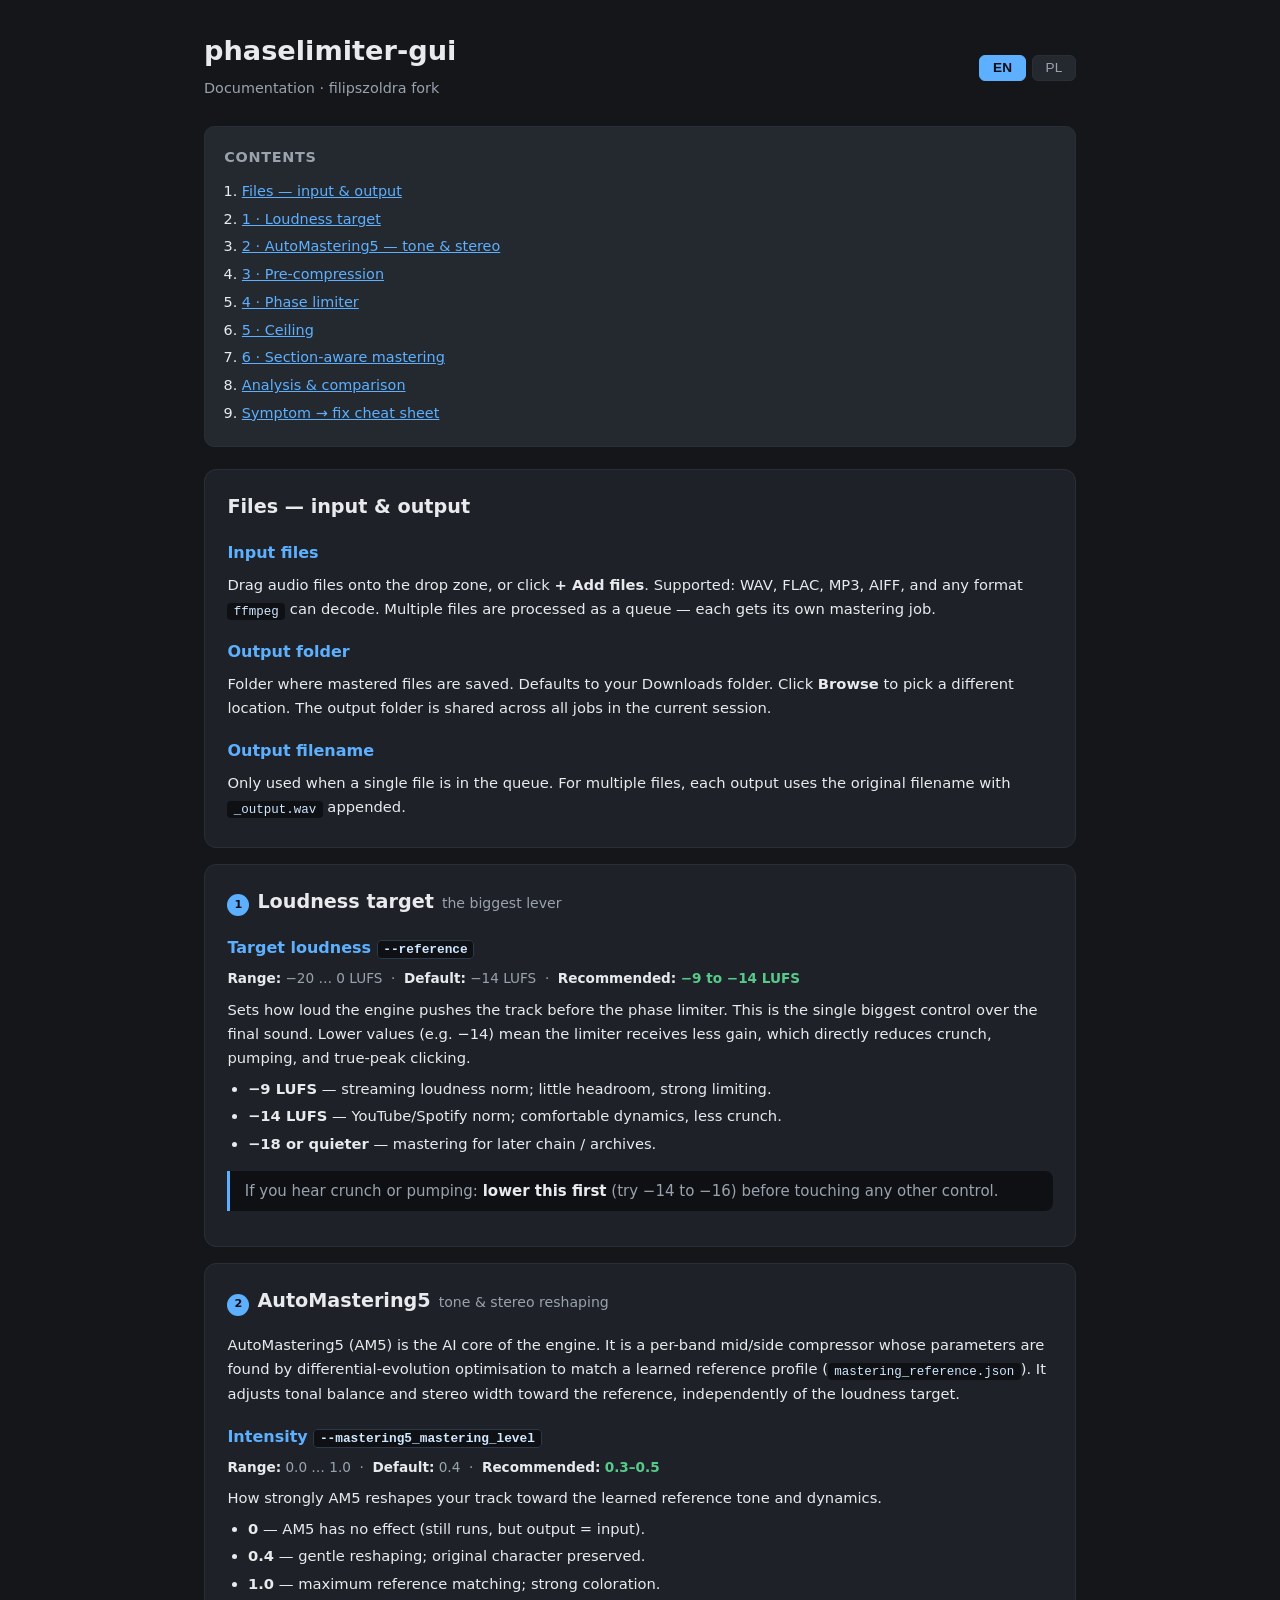
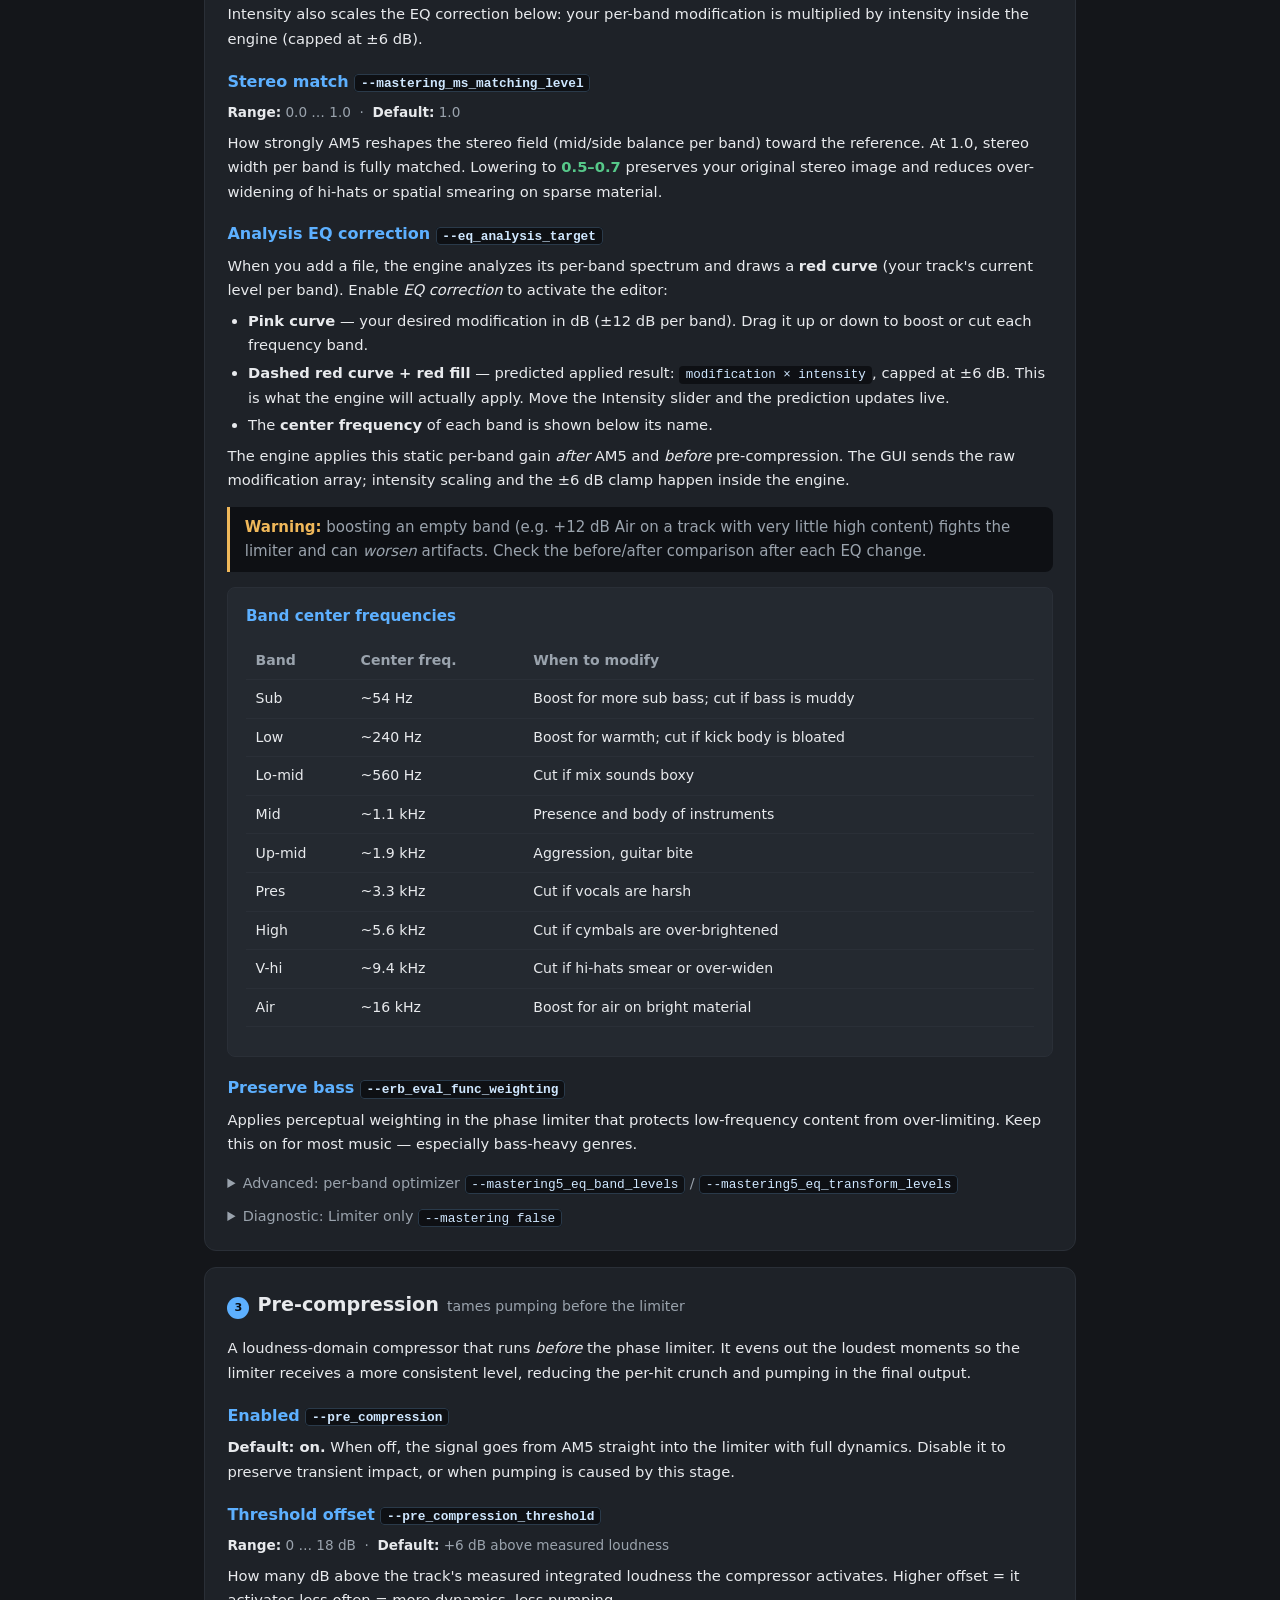
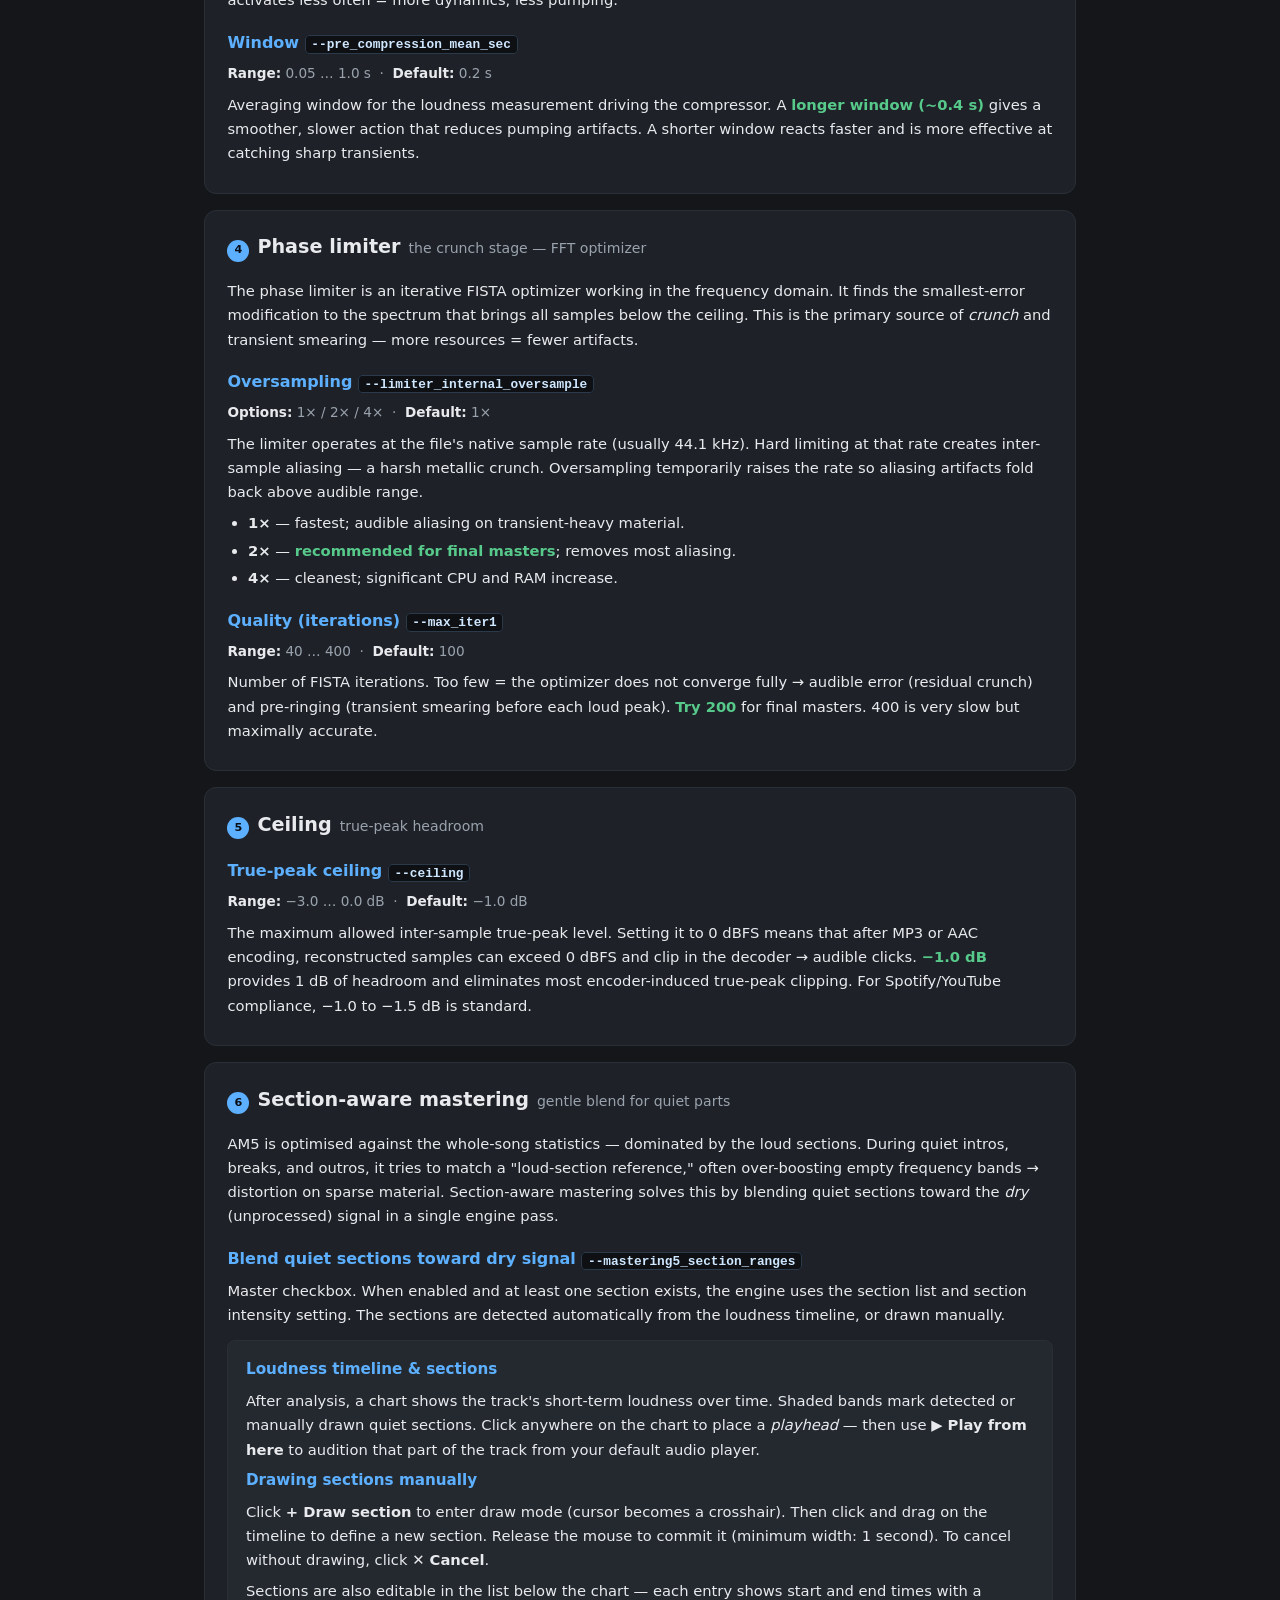
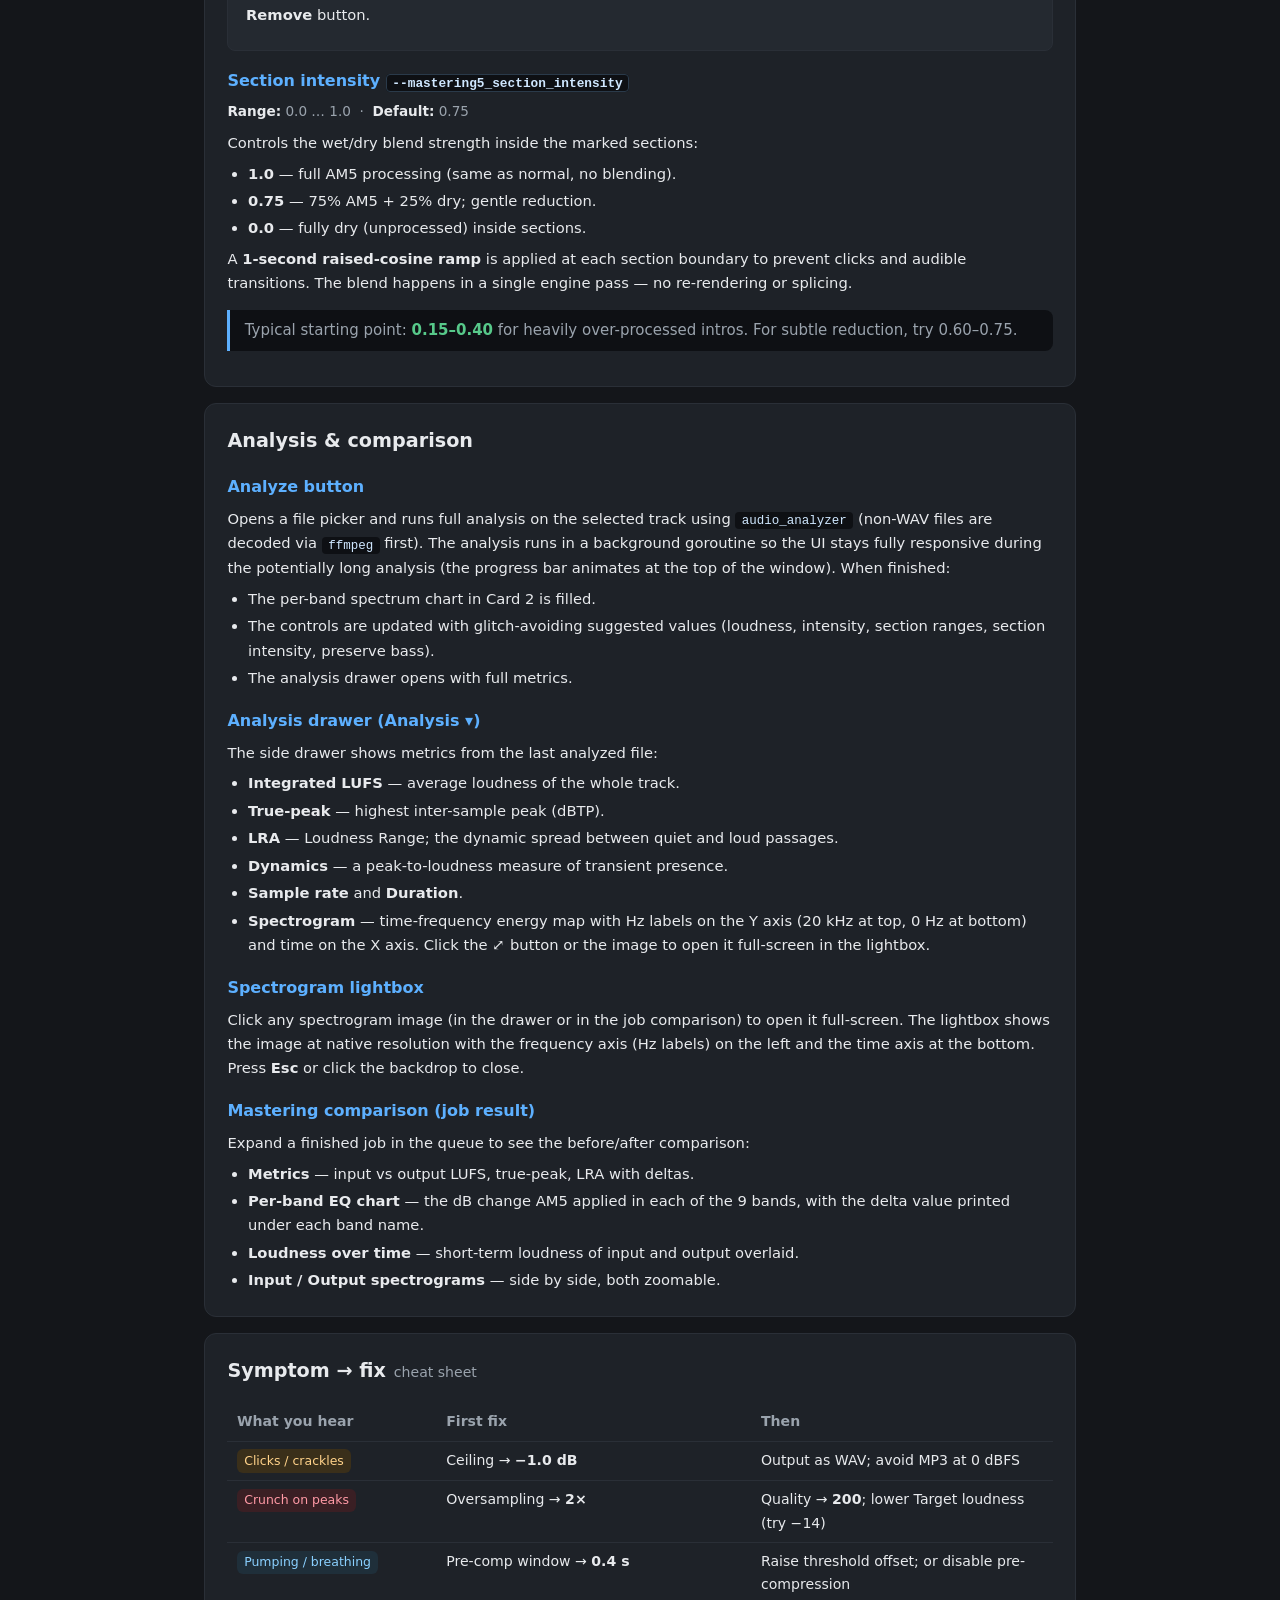
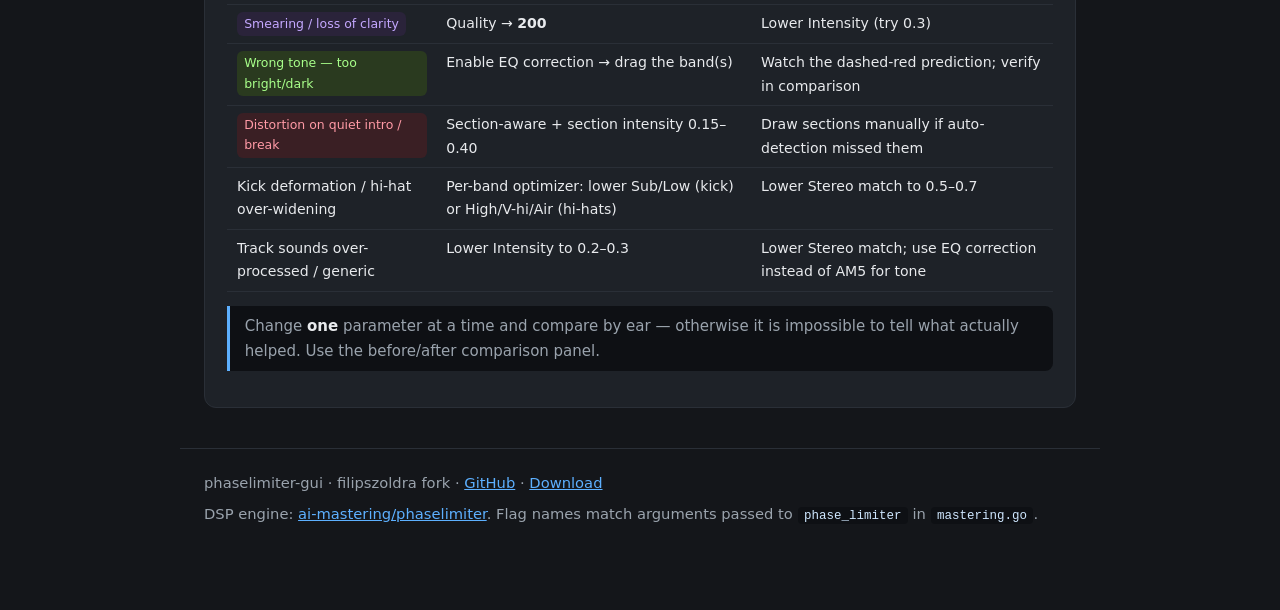
<file: docs/index.html>
<!DOCTYPE html>
<html lang="en">
<head>
<meta charset="utf-8">
<meta name="viewport" content="width=device-width, initial-scale=1">
<title>phaselimiter-gui — documentation</title>
<style>
:root {
  --bg:#14161a; --card:#1e2228; --card2:#242930; --fg:#e8eaed; --muted:#9aa3ad;
  --accent:#5db0ff; --good:#57c98a; --warn:#f0b85a; --danger:#ff7070;
  --border:#2a2f37;
}
* { box-sizing:border-box; margin:0; padding:0; }
body { background:var(--bg); color:var(--fg);
  font:15px/1.65 system-ui,-apple-system,Segoe UI,Roboto,Arial,sans-serif;
  padding-bottom:5rem; }
a { color:var(--accent); }
code { background:#0e1014; color:#cfe7ff; padding:.1rem .4rem; border-radius:4px;
  font-family:ui-monospace,Consolas,Menlo,monospace; font-size:.85em; }

/* ---- header ---- */
header {
  display:flex; align-items:center; justify-content:space-between; flex-wrap:wrap; gap:12px;
  padding:1.8rem 1.5rem 1.2rem; max-width:920px; margin:0 auto;
}
header h1 { font-size:1.7rem; }
header p { color:var(--muted); font-size:.9rem; margin-top:.2rem; }
.lang-switch { display:flex; gap:6px; }
.lang-switch button {
  background:var(--card2); border:1px solid var(--border); color:var(--muted);
  border-radius:6px; padding:.3rem .8rem; cursor:pointer; font-size:.85rem;
  transition:background .15s,color .15s;
}
.lang-switch button.active {
  background:var(--accent); color:#0a0e14; border-color:var(--accent); font-weight:600;
}

/* ---- layout ---- */
main { max-width:920px; margin:0 auto; padding:0 1.5rem; }
.toc {
  background:var(--card2); border:1px solid var(--border); border-radius:10px;
  padding:1rem 1.2rem; margin-bottom:1.4rem;
}
.toc h3 { font-size:.9rem; color:var(--muted); margin-bottom:.6rem; text-transform:uppercase; letter-spacing:.05em; }
.toc ol { padding-left:1.2em; }
.toc li { margin:.25rem 0; font-size:.9rem; }
section.card {
  background:var(--card); border:1px solid var(--border); border-radius:12px;
  padding:1.3rem 1.4rem; margin:1rem 0;
}
.card-head { display:flex; align-items:baseline; gap:.5rem; margin-bottom:1rem; }
.card-head h2 { font-size:1.2rem; }
.step { background:var(--accent); color:#0a0e14; border-radius:50%;
  width:22px; height:22px; display:inline-flex; align-items:center; justify-content:center;
  font-size:.7rem; font-weight:700; flex-shrink:0; }
.muted { color:var(--muted); font-size:.88rem; }
h3 { font-size:1rem; color:var(--accent); margin:1.1rem 0 .35rem; }
h3:first-child { margin-top:.2rem; }
.meta { color:var(--muted); font-size:.85rem; margin:.1rem 0 .5rem; }
.meta b { color:var(--fg); }
p { margin:.4rem 0; font-size:.92rem; }
ul, ol { padding-left:1.4em; font-size:.92rem; }
li { margin:.2rem 0; }
table { width:100%; border-collapse:collapse; margin:.8rem 0; font-size:.88rem; }
th, td { text-align:left; padding:.45rem .6rem; border-bottom:1px solid var(--border); vertical-align:top; }
th { color:var(--muted); font-weight:600; }
.note {
  border-left:3px solid var(--accent); padding:.5rem .9rem; margin:.9rem 0;
  background:#0e1014; border-radius:0 8px 8px 0; color:var(--muted);
}
.note b, .note strong { color:var(--fg); }
.warn-note { border-left-color:var(--warn); }
.warn-note b { color:var(--warn); }
.rec { color:var(--good); font-weight:600; }
.pill { display:inline-block; font-size:.78rem; border-radius:6px; padding:.1rem .45rem; }
.pill.crunch { background:#3a1f24; color:#ff9aa6; }
.pill.clicks { background:#3a2f1a; color:#ffd28a; }
.pill.pump  { background:#1f2f3a; color:#8ad0ff; }
.pill.smear { background:#2a233a; color:#c4a8ff; }
.pill.tone  { background:#2a3a1f; color:#a8ff8a; }
.flag { font-size:.8rem; color:#cfe7ff; background:#0e1014; border:1px solid #2a3a4a;
  border-radius:4px; padding:.05rem .35rem; font-family:ui-monospace,Consolas,Menlo,monospace; }
.grid2 { display:grid; grid-template-columns:1fr 1fr; gap:1rem; }
@media(max-width:600px) { .grid2 { grid-template-columns:1fr; } }
footer { max-width:920px; margin:2.5rem auto 0; padding:0 1.5rem;
  color:var(--muted); font-size:.82rem; border-top:1px solid var(--border); padding-top:1rem; }

/* ---- sub-section (nested card) ---- */
.sub { background:var(--card2); border:1px solid var(--border); border-radius:8px;
  padding:1rem 1.1rem; margin:.8rem 0; }
.sub h4 { font-size:.95rem; color:var(--accent); margin-bottom:.4rem; }
</style>
</head>
<body>

<header>
  <div>
    <h1>phaselimiter-gui</h1>
    <p>Documentation · filipszoldra fork</p>
  </div>
  <div class="lang-switch">
    <button id="btnEn" onclick="setLang('en')">EN</button>
    <button id="btnPl" onclick="setLang('pl')">PL</button>
  </div>
</header>

<main>

<!-- ======================================================== ENGLISH ======================================================== -->
<div id="content-en" class="lang-content">

<div class="toc">
  <h3>Contents</h3>
  <ol>
    <li><a href="#en-files">Files — input &amp; output</a></li>
    <li><a href="#en-1">1 · Loudness target</a></li>
    <li><a href="#en-2">2 · AutoMastering5 — tone &amp; stereo</a></li>
    <li><a href="#en-3">3 · Pre-compression</a></li>
    <li><a href="#en-4">4 · Phase limiter</a></li>
    <li><a href="#en-5">5 · Ceiling</a></li>
    <li><a href="#en-6">6 · Section-aware mastering</a></li>
    <li><a href="#en-analysis">Analysis &amp; comparison</a></li>
    <li><a href="#en-symptoms">Symptom → fix cheat sheet</a></li>
  </ol>
</div>

<section class="card" id="en-files">
  <div class="card-head"><h2>Files — input &amp; output</h2></div>

  <h3>Input files</h3>
  <p>Drag audio files onto the drop zone, or click <strong>+ Add files</strong>.
  Supported: WAV, FLAC, MP3, AIFF, and any format <code>ffmpeg</code> can decode.
  Multiple files are processed as a queue — each gets its own mastering job.</p>

  <h3>Output folder</h3>
  <p>Folder where mastered files are saved. Defaults to your Downloads folder.
  Click <strong>Browse</strong> to pick a different location. The output folder is shared across all jobs
  in the current session.</p>

  <h3>Output filename</h3>
  <p>Only used when a single file is in the queue. For multiple files, each output uses the
  original filename with <code>_output.wav</code> appended.</p>
</section>

<section class="card" id="en-1">
  <div class="card-head"><span class="step">1</span><h2>Loudness target</h2>
    <span class="muted">the biggest lever</span></div>

  <h3>Target loudness <span class="flag">--reference</span></h3>
  <p class="meta"><b>Range:</b> −20 … 0 LUFS &nbsp;·&nbsp; <b>Default:</b> −14 LUFS &nbsp;·&nbsp;
    <b>Recommended:</b> <span class="rec">−9 to −14 LUFS</span></p>
  <p>Sets how loud the engine pushes the track before the phase limiter. This is the single
  biggest control over the final sound. Lower values (e.g. −14) mean the limiter receives
  less gain, which directly reduces crunch, pumping, and true-peak clicking.</p>
  <ul>
    <li><strong>−9 LUFS</strong> — streaming loudness norm; little headroom, strong limiting.</li>
    <li><strong>−14 LUFS</strong> — YouTube/Spotify norm; comfortable dynamics, less crunch.</li>
    <li><strong>−18 or quieter</strong> — mastering for later chain / archives.</li>
  </ul>
  <div class="note">If you hear crunch or pumping: <strong>lower this first</strong> (try −14 to −16)
  before touching any other control.</div>
</section>

<section class="card" id="en-2">
  <div class="card-head"><span class="step">2</span><h2>AutoMastering5</h2>
    <span class="muted">tone &amp; stereo reshaping</span></div>
  <p>AutoMastering5 (AM5) is the AI core of the engine. It is a per-band mid/side compressor
  whose parameters are found by differential-evolution optimisation to match a learned reference
  profile (<code>mastering_reference.json</code>). It adjusts tonal balance and stereo width
  toward the reference, independently of the loudness target.</p>

  <h3>Intensity <span class="flag">--mastering5_mastering_level</span></h3>
  <p class="meta"><b>Range:</b> 0.0 … 1.0 &nbsp;·&nbsp; <b>Default:</b> 0.4 &nbsp;·&nbsp;
    <b>Recommended:</b> <span class="rec">0.3–0.5</span></p>
  <p>How strongly AM5 reshapes your track toward the learned reference tone and dynamics.</p>
  <ul>
    <li><strong>0</strong> — AM5 has no effect (still runs, but output = input).</li>
    <li><strong>0.4</strong> — gentle reshaping; original character preserved.</li>
    <li><strong>1.0</strong> — maximum reference matching; strong coloration.</li>
  </ul>
  <p>Intensity also scales the EQ correction below: your per-band modification is multiplied
  by intensity inside the engine (capped at ±6 dB).</p>

  <h3>Stereo match <span class="flag">--mastering_ms_matching_level</span></h3>
  <p class="meta"><b>Range:</b> 0.0 … 1.0 &nbsp;·&nbsp; <b>Default:</b> 1.0</p>
  <p>How strongly AM5 reshapes the stereo field (mid/side balance per band) toward the reference.
  At 1.0, stereo width per band is fully matched. Lowering to <span class="rec">0.5–0.7</span>
  preserves your original stereo image and reduces over-widening of hi-hats or spatial smearing
  on sparse material.</p>

  <h3>Analysis EQ correction <span class="flag">--eq_analysis_target</span></h3>
  <p>When you add a file, the engine analyzes its per-band spectrum and draws a <strong>red curve</strong>
  (your track's current level per band). Enable <em>EQ correction</em> to activate the editor:</p>
  <ul>
    <li><strong>Pink curve</strong> — your desired modification in dB (±12 dB per band). Drag it
    up or down to boost or cut each frequency band.</li>
    <li><strong>Dashed red curve + red fill</strong> — predicted applied result:
    <code>modification × intensity</code>, capped at ±6 dB. This is what the engine will
    actually apply. Move the Intensity slider and the prediction updates live.</li>
    <li>The <strong>center frequency</strong> of each band is shown below its name.</li>
  </ul>
  <p>The engine applies this static per-band gain <em>after</em> AM5 and <em>before</em>
  pre-compression. The GUI sends the raw modification array; intensity scaling and the ±6 dB
  clamp happen inside the engine.</p>
  <div class="note warn-note"><b>Warning:</b> boosting an empty band (e.g. +12 dB Air on a track with
  very little high content) fights the limiter and can <em>worsen</em> artifacts. Check the
  before/after comparison after each EQ change.</div>

  <div class="sub">
    <h4>Band center frequencies</h4>
    <table>
      <thead><tr><th>Band</th><th>Center freq.</th><th>When to modify</th></tr></thead>
      <tbody>
        <tr><td>Sub</td><td>~54 Hz</td><td>Boost for more sub bass; cut if bass is muddy</td></tr>
        <tr><td>Low</td><td>~240 Hz</td><td>Boost for warmth; cut if kick body is bloated</td></tr>
        <tr><td>Lo-mid</td><td>~560 Hz</td><td>Cut if mix sounds boxy</td></tr>
        <tr><td>Mid</td><td>~1.1 kHz</td><td>Presence and body of instruments</td></tr>
        <tr><td>Up-mid</td><td>~1.9 kHz</td><td>Aggression, guitar bite</td></tr>
        <tr><td>Pres</td><td>~3.3 kHz</td><td>Cut if vocals are harsh</td></tr>
        <tr><td>High</td><td>~5.6 kHz</td><td>Cut if cymbals are over-brightened</td></tr>
        <tr><td>V-hi</td><td>~9.4 kHz</td><td>Cut if hi-hats smear or over-widen</td></tr>
        <tr><td>Air</td><td>~16 kHz</td><td>Boost for air on bright material</td></tr>
      </tbody>
    </table>
  </div>

  <h3>Preserve bass <span class="flag">--erb_eval_func_weighting</span></h3>
  <p>Applies perceptual weighting in the phase limiter that protects low-frequency content from
  over-limiting. Keep this on for most music — especially bass-heavy genres.</p>

  <details style="margin-top:1rem">
    <summary style="cursor:pointer;color:var(--muted);font-size:.9rem">Advanced: per-band optimizer
      <span class="flag">--mastering5_eq_band_levels</span> / <span class="flag">--mastering5_eq_transform_levels</span>
    </summary>
    <div style="padding-top:.8rem">
      <p>A 9-band curve (0–2, <strong>1 = neutral</strong>) that restrains how aggressively AM5
      reshapes each frequency band. Two modes:</p>
      <ul>
        <li><strong>Ceiling</strong> — scales the optimizer's per-band wet-gain upper bound
        (soft penalty in the cost function). Below 1: the optimizer is penalised for boosting
        that band. Above 1: it is allowed more room.</li>
        <li><strong>Transform</strong> — scales the realized post-optimization wet-gain
        (deterministic multiplicative). Below 1: the output is pulled back toward neutral
        regardless of what the optimizer chose.</li>
        <li><strong>Ceiling + Transform</strong> — applies both simultaneously.</li>
        <li><strong>Symmetric transform</strong> — if on, Transform also scales cuts (not just
        boosts). Without it, only boosts are scaled — cuts are unaffected.</li>
      </ul>
      <p>The curve is only sent to the engine when at least one band differs from 1.0.</p>
    </div>
  </details>

  <details style="margin-top:.6rem">
    <summary style="cursor:pointer;color:var(--muted);font-size:.9rem">Diagnostic: Limiter only
      <span class="flag">--mastering false</span></summary>
    <div style="padding-top:.8rem">
      <p>Skips AM5 entirely and runs only the phase limiter + ceiling. Use for A/B diagnosis:
      if the track sounds clean in Limiter-only mode but artifacts appear with AM5 on, the
      reference-matching is the culprit — lower Intensity. Not a production mode.</p>
    </div>
  </details>
</section>

<section class="card" id="en-3">
  <div class="card-head"><span class="step">3</span><h2>Pre-compression</h2>
    <span class="muted">tames pumping before the limiter</span></div>
  <p>A loudness-domain compressor that runs <em>before</em> the phase limiter. It evens out the
  loudest moments so the limiter receives a more consistent level, reducing the per-hit crunch
  and pumping in the final output.</p>

  <h3>Enabled <span class="flag">--pre_compression</span></h3>
  <p><b>Default: on.</b> When off, the signal goes from AM5 straight into the limiter with full
  dynamics. Disable it to preserve transient impact, or when pumping is caused by this stage.</p>

  <h3>Threshold offset <span class="flag">--pre_compression_threshold</span></h3>
  <p class="meta"><b>Range:</b> 0 … 18 dB &nbsp;·&nbsp; <b>Default:</b> +6 dB above measured loudness</p>
  <p>How many dB above the track's measured integrated loudness the compressor activates.
  Higher offset = it activates less often = more dynamics, less pumping.</p>

  <h3>Window <span class="flag">--pre_compression_mean_sec</span></h3>
  <p class="meta"><b>Range:</b> 0.05 … 1.0 s &nbsp;·&nbsp; <b>Default:</b> 0.2 s</p>
  <p>Averaging window for the loudness measurement driving the compressor. A <span class="rec">longer
  window (~0.4 s)</span> gives a smoother, slower action that reduces pumping artifacts. A shorter
  window reacts faster and is more effective at catching sharp transients.</p>
</section>

<section class="card" id="en-4">
  <div class="card-head"><span class="step">4</span><h2>Phase limiter</h2>
    <span class="muted">the crunch stage — FFT optimizer</span></div>
  <p>The phase limiter is an iterative FISTA optimizer working in the frequency domain. It finds
  the smallest-error modification to the spectrum that brings all samples below the ceiling. This
  is the primary source of <em>crunch</em> and transient smearing — more resources = fewer
  artifacts.</p>

  <h3>Oversampling <span class="flag">--limiter_internal_oversample</span></h3>
  <p class="meta"><b>Options:</b> 1× / 2× / 4× &nbsp;·&nbsp; <b>Default:</b> 1×</p>
  <p>The limiter operates at the file's native sample rate (usually 44.1 kHz). Hard limiting at
  that rate creates inter-sample aliasing — a harsh metallic crunch. Oversampling temporarily
  raises the rate so aliasing artifacts fold back above audible range.</p>
  <ul>
    <li><strong>1×</strong> — fastest; audible aliasing on transient-heavy material.</li>
    <li><strong>2×</strong> — <span class="rec">recommended for final masters</span>; removes most aliasing.</li>
    <li><strong>4×</strong> — cleanest; significant CPU and RAM increase.</li>
  </ul>

  <h3>Quality (iterations) <span class="flag">--max_iter1</span></h3>
  <p class="meta"><b>Range:</b> 40 … 400 &nbsp;·&nbsp; <b>Default:</b> 100</p>
  <p>Number of FISTA iterations. Too few = the optimizer does not converge fully → audible error
  (residual crunch) and pre-ringing (transient smearing before each loud peak).
  <span class="rec">Try 200</span> for final masters. 400 is very slow but maximally accurate.</p>
</section>

<section class="card" id="en-5">
  <div class="card-head"><span class="step">5</span><h2>Ceiling</h2>
    <span class="muted">true-peak headroom</span></div>

  <h3>True-peak ceiling <span class="flag">--ceiling</span></h3>
  <p class="meta"><b>Range:</b> −3.0 … 0.0 dB &nbsp;·&nbsp; <b>Default:</b> −1.0 dB</p>
  <p>The maximum allowed inter-sample true-peak level. Setting it to 0 dBFS means that after
  MP3 or AAC encoding, reconstructed samples can exceed 0 dBFS and clip in the decoder →
  audible clicks. <span class="rec">−1.0 dB</span> provides 1 dB of headroom and eliminates
  most encoder-induced true-peak clipping. For Spotify/YouTube compliance, −1.0 to −1.5 dB
  is standard.</p>
</section>

<section class="card" id="en-6">
  <div class="card-head"><span class="step">6</span><h2>Section-aware mastering</h2>
    <span class="muted">gentle blend for quiet parts</span></div>

  <p>AM5 is optimised against the whole-song statistics — dominated by the loud sections. During
  quiet intros, breaks, and outros, it tries to match a "loud-section reference," often
  over-boosting empty frequency bands → distortion on sparse material. Section-aware mastering
  solves this by blending quiet sections toward the <em>dry</em> (unprocessed) signal in a single
  engine pass.</p>

  <h3>Blend quiet sections toward dry signal <span class="flag">--mastering5_section_ranges</span></h3>
  <p>Master checkbox. When enabled and at least one section exists, the engine uses the section
  list and section intensity setting. The sections are detected automatically from the loudness
  timeline, or drawn manually.</p>

  <div class="sub">
    <h4>Loudness timeline &amp; sections</h4>
    <p>After analysis, a chart shows the track's short-term loudness over time. Shaded bands
    mark detected or manually drawn quiet sections. Click anywhere on the chart to place a
    <em>playhead</em> — then use <strong>▶ Play from here</strong> to audition that part of the
    track from your default audio player.</p>
    <h4>Drawing sections manually</h4>
    <p>Click <strong>+ Draw section</strong> to enter draw mode (cursor becomes a crosshair).
    Then click and drag on the timeline to define a new section. Release the mouse to commit it
    (minimum width: 1 second). To cancel without drawing, click <strong>✕ Cancel</strong>.</p>
    <p>Sections are also editable in the list below the chart — each entry shows start and end
    times with a <strong>Remove</strong> button.</p>
  </div>

  <h3>Section intensity <span class="flag">--mastering5_section_intensity</span></h3>
  <p class="meta"><b>Range:</b> 0.0 … 1.0 &nbsp;·&nbsp; <b>Default:</b> 0.75</p>
  <p>Controls the wet/dry blend strength inside the marked sections:</p>
  <ul>
    <li><strong>1.0</strong> — full AM5 processing (same as normal, no blending).</li>
    <li><strong>0.75</strong> — 75% AM5 + 25% dry; gentle reduction.</li>
    <li><strong>0.0</strong> — fully dry (unprocessed) inside sections.</li>
  </ul>
  <p>A <strong>1-second raised-cosine ramp</strong> is applied at each section boundary to
  prevent clicks and audible transitions. The blend happens in a single engine pass — no
  re-rendering or splicing.</p>
  <div class="note">Typical starting point: <span class="rec">0.15–0.40</span> for heavily
  over-processed intros. For subtle reduction, try 0.60–0.75.</div>
</section>

<section class="card" id="en-analysis">
  <div class="card-head"><h2>Analysis &amp; comparison</h2></div>

  <h3>Analyze button</h3>
  <p>Opens a file picker and runs full analysis on the selected track using
  <code>audio_analyzer</code> (non-WAV files are decoded via <code>ffmpeg</code> first). The
  analysis runs in a background goroutine so the UI stays fully responsive during the
  potentially long analysis (the progress bar animates at the top of the window). When
  finished:</p>
  <ul>
    <li>The per-band spectrum chart in Card 2 is filled.</li>
    <li>The controls are updated with glitch-avoiding suggested values (loudness, intensity,
    section ranges, section intensity, preserve bass).</li>
    <li>The analysis drawer opens with full metrics.</li>
  </ul>

  <h3>Analysis drawer (Analysis ▾)</h3>
  <p>The side drawer shows metrics from the last analyzed file:</p>
  <ul>
    <li><strong>Integrated LUFS</strong> — average loudness of the whole track.</li>
    <li><strong>True-peak</strong> — highest inter-sample peak (dBTP).</li>
    <li><strong>LRA</strong> — Loudness Range; the dynamic spread between quiet and loud passages.</li>
    <li><strong>Dynamics</strong> — a peak-to-loudness measure of transient presence.</li>
    <li><strong>Sample rate</strong> and <strong>Duration</strong>.</li>
    <li><strong>Spectrogram</strong> — time-frequency energy map with Hz labels on the Y axis
    (20 kHz at top, 0 Hz at bottom) and time on the X axis. Click the ⤢ button or the image
    to open it full-screen in the lightbox.</li>
  </ul>

  <h3>Spectrogram lightbox</h3>
  <p>Click any spectrogram image (in the drawer or in the job comparison) to open it full-screen.
  The lightbox shows the image at native resolution with the frequency axis (Hz labels) on the
  left and the time axis at the bottom. Press <strong>Esc</strong> or click the backdrop to close.</p>

  <h3>Mastering comparison (job result)</h3>
  <p>Expand a finished job in the queue to see the before/after comparison:</p>
  <ul>
    <li><strong>Metrics</strong> — input vs output LUFS, true-peak, LRA with deltas.</li>
    <li><strong>Per-band EQ chart</strong> — the dB change AM5 applied in each of the 9 bands,
    with the delta value printed under each band name.</li>
    <li><strong>Loudness over time</strong> — short-term loudness of input and output overlaid.</li>
    <li><strong>Input / Output spectrograms</strong> — side by side, both zoomable.</li>
  </ul>
</section>

<section class="card" id="en-symptoms">
  <div class="card-head"><h2>Symptom → fix</h2><span class="muted">cheat sheet</span></div>
  <table>
    <thead><tr><th>What you hear</th><th>First fix</th><th>Then</th></tr></thead>
    <tbody>
      <tr>
        <td><span class="pill clicks">Clicks / crackles</span></td>
        <td>Ceiling → <b>−1.0 dB</b></td>
        <td>Output as WAV; avoid MP3 at 0 dBFS</td>
      </tr>
      <tr>
        <td><span class="pill crunch">Crunch on peaks</span></td>
        <td>Oversampling → <b>2×</b></td>
        <td>Quality → <b>200</b>; lower Target loudness (try −14)</td>
      </tr>
      <tr>
        <td><span class="pill pump">Pumping / breathing</span></td>
        <td>Pre-comp window → <b>0.4 s</b></td>
        <td>Raise threshold offset; or disable pre-compression</td>
      </tr>
      <tr>
        <td><span class="pill smear">Smearing / loss of clarity</span></td>
        <td>Quality → <b>200</b></td>
        <td>Lower Intensity (try 0.3)</td>
      </tr>
      <tr>
        <td><span class="pill tone">Wrong tone — too bright/dark</span></td>
        <td>Enable EQ correction → drag the band(s)</td>
        <td>Watch the dashed-red prediction; verify in comparison</td>
      </tr>
      <tr>
        <td><span class="pill crunch">Distortion on quiet intro / break</span></td>
        <td>Section-aware + section intensity 0.15–0.40</td>
        <td>Draw sections manually if auto-detection missed them</td>
      </tr>
      <tr>
        <td>Kick deformation / hi-hat over-widening</td>
        <td>Per-band optimizer: lower Sub/Low (kick) or High/V-hi/Air (hi-hats)</td>
        <td>Lower Stereo match to 0.5–0.7</td>
      </tr>
      <tr>
        <td>Track sounds over-processed / generic</td>
        <td>Lower Intensity to 0.2–0.3</td>
        <td>Lower Stereo match; use EQ correction instead of AM5 for tone</td>
      </tr>
    </tbody>
  </table>
  <div class="note">Change <strong>one</strong> parameter at a time and compare by ear — otherwise
  it is impossible to tell what actually helped. Use the before/after comparison panel.</div>
</section>

</div><!-- /content-en -->


<!-- ======================================================== POLISH ======================================================== -->
<div id="content-pl" class="lang-content">

<div class="toc">
  <h3>Spis treści</h3>
  <ol>
    <li><a href="#pl-files">Pliki — wejście &amp; wyjście</a></li>
    <li><a href="#pl-1">1 · Docelowa głośność</a></li>
    <li><a href="#pl-2">2 · AutoMastering5 — ton &amp; stereo</a></li>
    <li><a href="#pl-3">3 · Pre-kompresja</a></li>
    <li><a href="#pl-4">4 · Phase limiter</a></li>
    <li><a href="#pl-5">5 · Sufit</a></li>
    <li><a href="#pl-6">6 · Mastering świadomy sekcji</a></li>
    <li><a href="#pl-analysis">Analiza i porównanie</a></li>
    <li><a href="#pl-symptoms">Objaw → lekarstwo</a></li>
  </ol>
</div>

<section class="card" id="pl-files">
  <div class="card-head"><h2>Pliki — wejście &amp; wyjście</h2></div>

  <h3>Pliki wejściowe</h3>
  <p>Przeciągnij pliki audio na strefę zrzucania lub kliknij <strong>+ Add files</strong>.
  Obsługiwane formaty: WAV, FLAC, MP3, AIFF i wszystko, co <code>ffmpeg</code> potrafi zdekodować.
  Wiele plików jest przetwarzanych jako kolejka — każdy dostaje osobne zadanie masteringu.</p>

  <h3>Folder wyjściowy</h3>
  <p>Folder, do którego trafiają zmasterowane pliki. Domyślnie katalog Pobrane.
  Kliknij <strong>Browse</strong>, żeby wybrać inną lokalizację. Folder wyjściowy jest wspólny
  dla wszystkich zadań w bieżącej sesji.</p>

  <h3>Nazwa pliku wyjściowego</h3>
  <p>Używana tylko gdy w kolejce jest jeden plik. Przy wielu plikach każdy wyjściowy dostaje
  sufiks <code>_output.wav</code> do oryginalnej nazwy.</p>
</section>

<section class="card" id="pl-1">
  <div class="card-head"><span class="step">1</span><h2>Docelowa głośność</h2>
    <span class="muted">największa dźwignia</span></div>

  <h3>Target loudness <span class="flag">--reference</span></h3>
  <p class="meta"><b>Zakres:</b> −20 … 0 LUFS &nbsp;·&nbsp; <b>Domyślnie:</b> −14 LUFS &nbsp;·&nbsp;
    <b>Zalecane:</b> <span class="rec">−9 do −14 LUFS</span></p>
  <p>Określa, jak głośno silnik wyrówna utwór przed phase limiterem. Jest to najważniejsza
  pojedyncza kontrolka. Niższe wartości (np. −14) oznaczają mniejsze wzmocnienie trafiające
  w limiter, co bezpośrednio redukuje chrupanie, pompowanie i trzaski true-peak.</p>
  <ul>
    <li><strong>−9 LUFS</strong> — norma głośności streamingowej; mało zapasu, mocne limitowanie.</li>
    <li><strong>−14 LUFS</strong> — norma YouTube/Spotify; komfortowa dynamika, mniej chrupania.</li>
    <li><strong>−18 lub ciszej</strong> — mastering do dalszego łańcucha / archiwum.</li>
  </ul>
  <div class="note">Słyszysz chrupanie lub pompowanie? <strong>Najpierw obniż tę wartość</strong>
  (spróbuj −14 do −16), zanim dotkniesz czegokolwiek innego.</div>
</section>

<section class="card" id="pl-2">
  <div class="card-head"><span class="step">2</span><h2>AutoMastering5</h2>
    <span class="muted">kształtowanie tonu i stereo</span></div>
  <p>AutoMastering5 (AM5) to rdzeń AI silnika. Jest to kompresja mid/side per-pasmo, której
  parametry wyznacza optymalizacja różnicowo-ewolucyjna dopasowując utwór do wyuczonego
  wzorca (<code>mastering_reference.json</code>). Dostosowuje balans tonalny i szerokość stereo
  względem wzorca, niezależnie od docelowej głośności.</p>

  <h3>Intensywność (Intensity) <span class="flag">--mastering5_mastering_level</span></h3>
  <p class="meta"><b>Zakres:</b> 0,0 … 1,0 &nbsp;·&nbsp; <b>Domyślnie:</b> 0,4 &nbsp;·&nbsp;
    <b>Zalecane:</b> <span class="rec">0,3–0,5</span></p>
  <p>Jak mocno AM5 przekształca utwór w stronę wyuczonego wzorca tonu i dynamiki.</p>
  <ul>
    <li><strong>0</strong> — AM5 nie ma efektu (działa, ale wyjście = wejście).</li>
    <li><strong>0,4</strong> — delikatne kształtowanie; oryginalny charakter zachowany.</li>
    <li><strong>1,0</strong> — maksymalne dopasowanie do wzorca; silna koloryzacja brzmienia.</li>
  </ul>
  <p>Intensywność skaluje też korekcję EQ poniżej: Twoja modyfikacja per pasmo jest mnożona przez
  intensywność wewnątrz silnika (przycięta do ±6 dB).</p>

  <h3>Dopasowanie stereo (Stereo match) <span class="flag">--mastering_ms_matching_level</span></h3>
  <p class="meta"><b>Zakres:</b> 0,0 … 1,0 &nbsp;·&nbsp; <b>Domyślnie:</b> 1,0</p>
  <p>Jak mocno AM5 przekształca pole stereo (balans mid/side per pasmo) w stronę wzorca.
  Przy 1,0 szerokość stereo per pasmo jest w pełni dopasowywana. Obniżenie do
  <span class="rec">0,5–0,7</span> zachowuje więcej oryginalnego obrazu stereo i redukuje
  nadmierne poszerzanie hihatsów lub rozmywanie przestrzeni na rzadkim materiale.</p>

  <h3>Korekcja EQ (per pasmo) <span class="flag">--eq_analysis_target</span></h3>
  <p>Po dodaniu pliku silnik analizuje widmo per pasmo i rysuje <strong>czerwoną krzywą</strong>
  (bieżący poziom Twojego utworu per pasmo). Włącz <em>EQ correction</em>, żeby aktywować edytor:</p>
  <ul>
    <li><strong>Różowa krzywa</strong> — Twoja pożądana modyfikacja w dB (±12 dB per pasmo).
    Przeciągnij ją w górę lub dół, żeby wzmocnić lub osłabić dane pasmo częstotliwości.</li>
    <li><strong>Czerwona przerywana krzywa + czerwone wypełnienie</strong> — przewidywany
    zastosowany efekt: <code>modyfikacja × intensywność</code>, przycięty do ±6 dB. To jest to,
    co silnik faktycznie zastosuje. Ruch suwakiem Intensywności aktualizuje podgląd na żywo.</li>
    <li><strong>Częstotliwość środkowa</strong> każdego pasma jest wyświetlana pod jego nazwą.</li>
  </ul>
  <p>Silnik stosuje ten statyczny zysk per pasmo <em>po</em> AM5 i <em>przed</em>
  pre-kompresją. GUI wysyła surową tablicę modyfikacji; skalowanie przez intensywność i
  przycięcie ±6 dB dzieje się wewnątrz silnika.</p>
  <div class="note warn-note"><b>Uwaga:</b> wzmacnianie pustego pasma (np. +12 dB Air na
  utworze z bardzo małą ilością wysokich) walczy z limiterem i może <em>pogorszyć</em> artefakty.
  Sprawdź porównanie przed/po po każdej zmianie EQ.</div>

  <div class="sub">
    <h4>Częstotliwości środkowe pasm</h4>
    <table>
      <thead><tr><th>Pasmo</th><th>Częst. środkowa</th><th>Kiedy modyfikować</th></tr></thead>
      <tbody>
        <tr><td>Sub</td><td>~54 Hz</td><td>Wzmocnij dla głębszego basu; obetnij gdy bas jest mętny</td></tr>
        <tr><td>Low</td><td>~240 Hz</td><td>Wzmocnij dla ciepła; obetnij gdy korpus stopy jest napęczniały</td></tr>
        <tr><td>Lo-mid</td><td>~560 Hz</td><td>Obetnij gdy miks brzmi pudełkowato</td></tr>
        <tr><td>Mid</td><td>~1,1 kHz</td><td>Obecność i ciało instrumentów</td></tr>
        <tr><td>Up-mid</td><td>~1,9 kHz</td><td>Agresja, przebicie gitary</td></tr>
        <tr><td>Pres</td><td>~3,3 kHz</td><td>Obetnij gdy wokale są szorstkie</td></tr>
        <tr><td>High</td><td>~5,6 kHz</td><td>Obetnij gdy talerze są przejaskrawione</td></tr>
        <tr><td>V-hi</td><td>~9,4 kHz</td><td>Obetnij gdy hihatsy rozmywają się lub nadmiernie się poszerzają</td></tr>
        <tr><td>Air</td><td>~16 kHz</td><td>Wzmocnij dla powietrza na jasnym materiale</td></tr>
      </tbody>
    </table>
  </div>

  <h3>Zachowaj bas (Preserve bass) <span class="flag">--erb_eval_func_weighting</span></h3>
  <p>Stosuje percepcyjne ważenie w phase limiterze chroniące niskie częstotliwości przed
  nadmiernym ograniczaniem. Trzymaj włączone dla większości muzyki — szczególnie gatunków
  z dominującym basem.</p>

  <details style="margin-top:1rem">
    <summary style="cursor:pointer;color:var(--muted);font-size:.9rem">Zaawansowane: optymalizator per pasmo
      <span class="flag">--mastering5_eq_band_levels</span> / <span class="flag">--mastering5_eq_transform_levels</span>
    </summary>
    <div style="padding-top:.8rem">
      <p>Krzywa 9-pasmowa (0–2, <strong>1 = neutralnie</strong>) ograniczająca agresywność
      AM5 per pasmo. Dwa tryby:</p>
      <ul>
        <li><strong>Ceiling (sufit)</strong> — skaluje górną granicę wet-gain optymalizatora per pasmo
        (miękka kara w funkcji kosztu). Poniżej 1: optymalizator jest karany za wzmacnianie pasma.
        Powyżej 1: dostaje więcej swobody.</li>
        <li><strong>Transform</strong> — skaluje zrealizowany wet-gain po optymalizacji
        (deterministyczne mnożenie). Poniżej 1: wyjście jest cofane w stronę neutralności
        niezależnie od wyboru optymalizatora.</li>
        <li><strong>Ceiling + Transform</strong> — oba jednocześnie.</li>
        <li><strong>Symmetric transform</strong> — gdy włączony, Transform skaluje też cięcia
        (nie tylko wzmocnienia). Bez tego cięcia nie są skalowane.</li>
      </ul>
      <p>Krzywa jest wysyłana do silnika tylko gdy co najmniej jedno pasmo różni się od 1,0.</p>
    </div>
  </details>

  <details style="margin-top:.6rem">
    <summary style="cursor:pointer;color:var(--muted);font-size:.9rem">Diagnostyka: tylko limiter
      <span class="flag">--mastering false</span></summary>
    <div style="padding-top:.8rem">
      <p>Pomija AM5 całkowicie i uruchamia tylko phase limiter + sufit. Tryb diagnostyczny A/B:
      jeśli utwór brzmi czysto w trybie Limiter-only, ale artefakty pojawiają się z AM5 —
      dopasowanie do wzorca jest winowajcą → obniż Intensywność. Nie jest to tryb produkcyjny.</p>
    </div>
  </details>
</section>

<section class="card" id="pl-3">
  <div class="card-head"><span class="step">3</span><h2>Pre-kompresja</h2>
    <span class="muted">tłumi pompowanie przed limiterem</span></div>
  <p>Kompresor głośnościowy działający <em>przed</em> phase limiterem. Wyrównuje najgłośniejsze
  momenty, żeby limiter otrzymywał bardziej stabilny poziom, co redukuje pompowanie i chrupanie
  per uderzenie na wyjściu.</p>

  <h3>Włączona (Enabled) <span class="flag">--pre_compression</span></h3>
  <p><b>Domyślnie: włączona.</b> Gdy wyłączona, sygnał przechodzi z AM5 prosto do limitera
  z pełną dynamiką. Wyłącz ją by zachować uderzenie transjentów albo gdy pompowanie pochodzi
  z tego etapu.</p>

  <h3>Próg — offset (Threshold offset) <span class="flag">--pre_compression_threshold</span></h3>
  <p class="meta"><b>Zakres:</b> 0 … 18 dB &nbsp;·&nbsp; <b>Domyślnie:</b> +6 dB ponad zmierzoną głośność</p>
  <p>O ile dB ponad zmierzoną zintegrowaną głośność utworu kompresor zaczyna działać.
  Wyższy offset = aktywuje się rzadziej = więcej dynamiki, mniej pompowania.</p>

  <h3>Okno (Window) <span class="flag">--pre_compression_mean_sec</span></h3>
  <p class="meta"><b>Zakres:</b> 0,05 … 1,0 s &nbsp;·&nbsp; <b>Domyślnie:</b> 0,2 s</p>
  <p>Okno uśredniania głośności sterujące kompresorem. <span class="rec">Dłuższe okno (~0,4 s)</span>
  daje płynniejsze, wolniejsze działanie i redukuje pompowanie. Krótsze okno reaguje szybciej
  i jest skuteczniejsze przy ostrych transjentach.</p>
</section>

<section class="card" id="pl-4">
  <div class="card-head"><span class="step">4</span><h2>Phase limiter</h2>
    <span class="muted">etap chrupania — optymalizator FFT</span></div>
  <p>Phase limiter to iteracyjny optymalizator FISTA działający w domenie częstotliwości.
  Szuka modyfikacji widma o minimalnym błędzie, która sprowadza wszystkie próbki poniżej sufitu.
  To jest główne źródło <em>chrupania</em> i rozmywania transjentów — więcej zasobów = mniej
  artefaktów.</p>

  <h3>Nadpróbkowanie (Oversampling) <span class="flag">--limiter_internal_oversample</span></h3>
  <p class="meta"><b>Opcje:</b> 1× / 2× / 4× &nbsp;·&nbsp; <b>Domyślnie:</b> 1×</p>
  <p>Limiter działa przy natywnej częstotliwości próbkowania pliku (zwykle 44,1 kHz). Twarde
  limitowanie przy tej częstotliwości tworzy aliasing — metaliczne chrupanie. Nadpróbkowanie
  tymczasowo podnosi częstotliwość, żeby artefakty aliasingowe zwinęły się powyżej słyszalnego
  zakresu.</p>
  <ul>
    <li><strong>1×</strong> — najszybsze; słyszalny aliasing na materiale bogatym w transjenty.</li>
    <li><strong>2×</strong> — <span class="rec">zalecane na finalne mastery</span>; usuwa większość aliasingów.</li>
    <li><strong>4×</strong> — najczystsze; znaczny wzrost CPU i RAM.</li>
  </ul>

  <h3>Jakość — iteracje (Quality) <span class="flag">--max_iter1</span></h3>
  <p class="meta"><b>Zakres:</b> 40 … 400 &nbsp;·&nbsp; <b>Domyślnie:</b> 100</p>
  <p>Liczba iteracji FISTA. Za mało = optymalizator nie zbiega w pełni → słyszalny błąd (resztkowe
  chrupanie) i pre-ringing (rozmywanie transjentów przed każdym głośnym szczytem).
  <span class="rec">Spróbuj 200</span> na finalne mastery. 400 jest bardzo wolne, ale maksymalnie
  dokładne.</p>
</section>

<section class="card" id="pl-5">
  <div class="card-head"><span class="step">5</span><h2>Sufit</h2>
    <span class="muted">zapas true-peak</span></div>

  <h3>Sufit true-peak <span class="flag">--ceiling</span></h3>
  <p class="meta"><b>Zakres:</b> −3,0 … 0,0 dB &nbsp;·&nbsp; <b>Domyślnie:</b> −1,0 dB</p>
  <p>Maksymalny dozwolony poziom true-peak między próbkami. Ustawienie 0 dBFS oznacza, że
  po kodowaniu MP3 lub AAC zrekonstruowane próbki mogą przekroczyć 0 dBFS i obciąć się
  w dekoderze → słyszalne trzaski. <span class="rec">−1,0 dB</span> daje 1 dB zapasu i eliminuje
  większość trzasków wywołanych przez koder. Dla Spotify/YouTube standard to −1,0 do −1,5 dB.</p>
</section>

<section class="card" id="pl-6">
  <div class="card-head"><span class="step">6</span><h2>Mastering świadomy sekcji</h2>
    <span class="muted">delikatny blend dla cichych fragmentów</span></div>

  <p>AM5 jest optymalizowane względem statystyk całego utworu — zdominowanych przez głośne
  sekcje. Podczas cichych intro, breaków i outro próbuje dopasować „wzorzec głośnych sekcji",
  często nadmiernie wzmacniając puste pasma częstotliwości → zniekształcenia na rzadkim materiale.
  Mastering świadomy sekcji rozwiązuje to, mieszając ciche fragmenty w stronę sygnału <em>dry</em>
  (nieprzetworzonego) w jednym przebiegu silnika.</p>

  <h3>Mieszaj ciche sekcje w stronę dry <span class="flag">--mastering5_section_ranges</span></h3>
  <p>Główny checkbox. Gdy włączony i istnieje co najmniej jedna sekcja, silnik używa listy sekcji
  i ustawienia intensywności sekcji. Sekcje są wykrywane automatycznie z wykresu głośności lub
  rysowane ręcznie.</p>

  <div class="sub">
    <h4>Wykres głośności i sekcje</h4>
    <p>Po analizie wykres pokazuje krótkoterminową głośność w czasie. Zacienione pasy oznaczają
    wykryte lub ręcznie narysowane ciche sekcje. Kliknij w dowolnym miejscu wykresu, żeby
    umieścić <em>głowicę odtwarzania</em> — a potem użyj <strong>▶ Play from here</strong>,
    żeby odsłuchać ten fragment z domyślnego odtwarzacza.</p>
    <h4>Rysowanie sekcji ręcznie</h4>
    <p>Kliknij <strong>+ Draw section</strong>, żeby wejść w tryb rysowania (kursor staje się
    celownikiem). Następnie kliknij i przeciągnij na wykresie, żeby zdefiniować nową sekcję.
    Zwolnij mysz, żeby zatwierdzić (minimalna szerokość: 1 sekunda). Żeby anulować bez rysowania,
    kliknij <strong>✕ Cancel</strong>.</p>
    <p>Sekcje można też edytować na liście pod wykresem — każdy wpis pokazuje czas startu i końca
    oraz przycisk <strong>Remove</strong>.</p>
  </div>

  <h3>Intensywność sekcji (Section intensity) <span class="flag">--mastering5_section_intensity</span></h3>
  <p class="meta"><b>Zakres:</b> 0,0 … 1,0 &nbsp;·&nbsp; <b>Domyślnie:</b> 0,75</p>
  <p>Kontroluje siłę blendu wet/dry wewnątrz zaznaczonych sekcji:</p>
  <ul>
    <li><strong>1,0</strong> — pełne przetwarzanie AM5 (tak samo jak normalnie, bez mieszania).</li>
    <li><strong>0,75</strong> — 75% AM5 + 25% dry; delikatna redukcja.</li>
    <li><strong>0,0</strong> — całkowicie dry (nieprzetworzone) wewnątrz sekcji.</li>
  </ul>
  <p><strong>Rampa 1 sekundy (raised-cosine)</strong> jest stosowana na każdej granicy sekcji,
  żeby zapobiec kliknięciom i słyszalnym przejściom. Blend odbywa się w jednym przebiegu silnika
  — bez re-renderowania ani sklejania.</p>
  <div class="note">Typowy punkt startowy: <span class="rec">0,15–0,40</span> dla mocno
  przetworzonych intro. Przy subtelnej redukcji spróbuj 0,60–0,75.</div>
</section>

<section class="card" id="pl-analysis">
  <div class="card-head"><h2>Analiza i porównanie</h2></div>

  <h3>Przycisk Analyze</h3>
  <p>Otwiera okno wyboru pliku i uruchamia pełną analizę wybranego utworu przy użyciu
  <code>audio_analyzer</code> (pliki inne niż WAV są wcześniej dekodowane przez <code>ffmpeg</code>).
  Analiza działa w tle (goroutine), więc UI pozostaje w pełni responsywne podczas potencjalnie
  długiej analizy (pasek postępu animuje się na górze okna). Po zakończeniu:</p>
  <ul>
    <li>Wykres widma per pasmo w Karcie 2 zostaje wypełniony.</li>
    <li>Kontrolki zostają zaktualizowane z sugerowanymi wartościami unikającymi glitchy
    (głośność, intensywność, zakresy sekcji, intensywność sekcji, zachowaj bas).</li>
    <li>Panel boczny analizy otwiera się z pełnymi metrykami.</li>
  </ul>

  <h3>Panel analizy (Analysis ▾)</h3>
  <p>Panel boczny pokazuje metryki z ostatnio analizowanego pliku:</p>
  <ul>
    <li><strong>Zintegrowane LUFS</strong> — średnia głośność całego utworu.</li>
    <li><strong>True-peak</strong> — najwyższy szczyt między próbkami (dBTP).</li>
    <li><strong>LRA</strong> — Loudness Range; rozpiętość dynamiczna między cichymi i głośnymi fragmentami.</li>
    <li><strong>Dynamics</strong> — miara transjentów (szczyt do głośności).</li>
    <li><strong>Sample rate</strong> i <strong>Duration</strong>.</li>
    <li><strong>Spektrogram</strong> — mapa energii czas-częstotliwość z etykietami Hz na osi Y
    (20 kHz u góry, 0 Hz u dołu) i czasem na osi X. Kliknij przycisk ⤢ lub sam obraz, żeby
    otworzyć go na pełnym ekranie w lightboxie.</li>
  </ul>

  <h3>Lightbox spektrogramu</h3>
  <p>Kliknij dowolny obraz spektrogramu (w panelu lub w porównaniu zadania), żeby otworzyć go
  na pełnym ekranie. Lightbox pokazuje obraz w natywnej rozdzielczości z osią częstotliwości
  (etykiety Hz) po lewej stronie i osią czasu na dole. Naciśnij <strong>Esc</strong> lub kliknij
  tło, żeby zamknąć.</p>

  <h3>Porównanie masteringu (wynik zadania)</h3>
  <p>Rozwiń zakończone zadanie w kolejce, żeby zobaczyć porównanie przed/po:</p>
  <ul>
    <li><strong>Metryki</strong> — LUFS, true-peak, LRA wejściowe vs wyjściowe z deltami.</li>
    <li><strong>Wykres EQ per pasmo</strong> — zmiana dB zastosowana przez AM5 w każdym z 9 pasm,
    z wartością delta wypisaną pod nazwą każdego pasma.</li>
    <li><strong>Głośność w czasie</strong> — krótkoterminowa głośność wejścia i wyjścia nakładka.</li>
    <li><strong>Spektrogramy wejście/wyjście</strong> — obok siebie, oba z możliwością powiększenia.</li>
  </ul>
</section>

<section class="card" id="pl-symptoms">
  <div class="card-head"><h2>Objaw → lekarstwo</h2><span class="muted">ściągawka</span></div>
  <table>
    <thead><tr><th>Co słyszysz</th><th>Pierwsza zmiana</th><th>Potem</th></tr></thead>
    <tbody>
      <tr>
        <td><span class="pill clicks">Trzaski / kliknięcia</span></td>
        <td>Sufit → <b>−1,0 dB</b></td>
        <td>Wyjście jako WAV; unikaj MP3 przy 0 dBFS</td>
      </tr>
      <tr>
        <td><span class="pill crunch">Chrupanie na szczytach</span></td>
        <td>Nadpróbkowanie → <b>2×</b></td>
        <td>Jakość → <b>200</b>; obniż Docelową głośność (spróbuj −14)</td>
      </tr>
      <tr>
        <td><span class="pill pump">Pompowanie / oddychanie</span></td>
        <td>Okno pre-komp. → <b>0,4 s</b></td>
        <td>Próg wyżej; lub wyłącz pre-kompresję</td>
      </tr>
      <tr>
        <td><span class="pill smear">Rozmycie / utrata klarowności</span></td>
        <td>Jakość → <b>200</b></td>
        <td>Obniż Intensywność (spróbuj 0,3)</td>
      </tr>
      <tr>
        <td><span class="pill tone">Zła barwa — za jasno/ciemno</span></td>
        <td>Włącz EQ correction → przeciągnij pasmo(a)</td>
        <td>Patrz na czerwoną przerywaną; sprawdź w porównaniu</td>
      </tr>
      <tr>
        <td><span class="pill crunch">Zniekształcenia na cichym intro/breaku</span></td>
        <td>Section-aware + intensywność sekcji 0,15–0,40</td>
        <td>Narysuj sekcje ręcznie jeśli auto-detekcja je ominęła</td>
      </tr>
      <tr>
        <td>Deformacja stopy / poszerzanie hihatsów</td>
        <td>Optymalizator per pasmo: obniż Sub/Low (stopa) lub High/V-hi/Air (hihatsy)</td>
        <td>Obniż Dopasowanie stereo do 0,5–0,7</td>
      </tr>
      <tr>
        <td>Utwór brzmi przeprocesowany / generycznie</td>
        <td>Obniż Intensywność do 0,2–0,3</td>
        <td>Obniż Dopasowanie stereo; używaj EQ correction zamiast AM5 do barwy</td>
      </tr>
    </tbody>
  </table>
  <div class="note">Zmieniaj <strong>jeden</strong> parametr na raz i porównuj słuchem — inaczej
  nie da się ustalić co faktycznie pomogło. Używaj panelu porównania przed/po.</div>
</section>

</div><!-- /content-pl -->

</main>

<footer>
  <p>phaselimiter-gui · filipszoldra fork ·
    <a href="https://github.com/filipszoldra/phaselimiter-gui">GitHub</a> ·
    <a href="https://github.com/filipszoldra/phaselimiter-gui/releases/latest">Download</a>
  </p>
  <p style="margin-top:.4rem">DSP engine: <a href="https://github.com/ai-mastering/phaselimiter">ai-mastering/phaselimiter</a>.
  Flag names match arguments passed to <code>phase_limiter</code> in <code>mastering.go</code>.</p>
</footer>

<script>
function setLang(lang) {
  document.getElementById('content-en').style.display = lang === 'en' ? '' : 'none';
  document.getElementById('content-pl').style.display = lang === 'pl' ? '' : 'none';
  document.getElementById('btnEn').classList.toggle('active', lang === 'en');
  document.getElementById('btnPl').classList.toggle('active', lang === 'pl');
  document.documentElement.lang = lang;
  try { localStorage.setItem('pldocs-lang', lang); } catch(e){}
}
(function(){
  var saved;
  try { saved = localStorage.getItem('pldocs-lang'); } catch(e){}
  setLang(saved || (navigator.language && navigator.language.startsWith('pl') ? 'pl' : 'en'));
})();
</script>
</body>
</html>
</file>
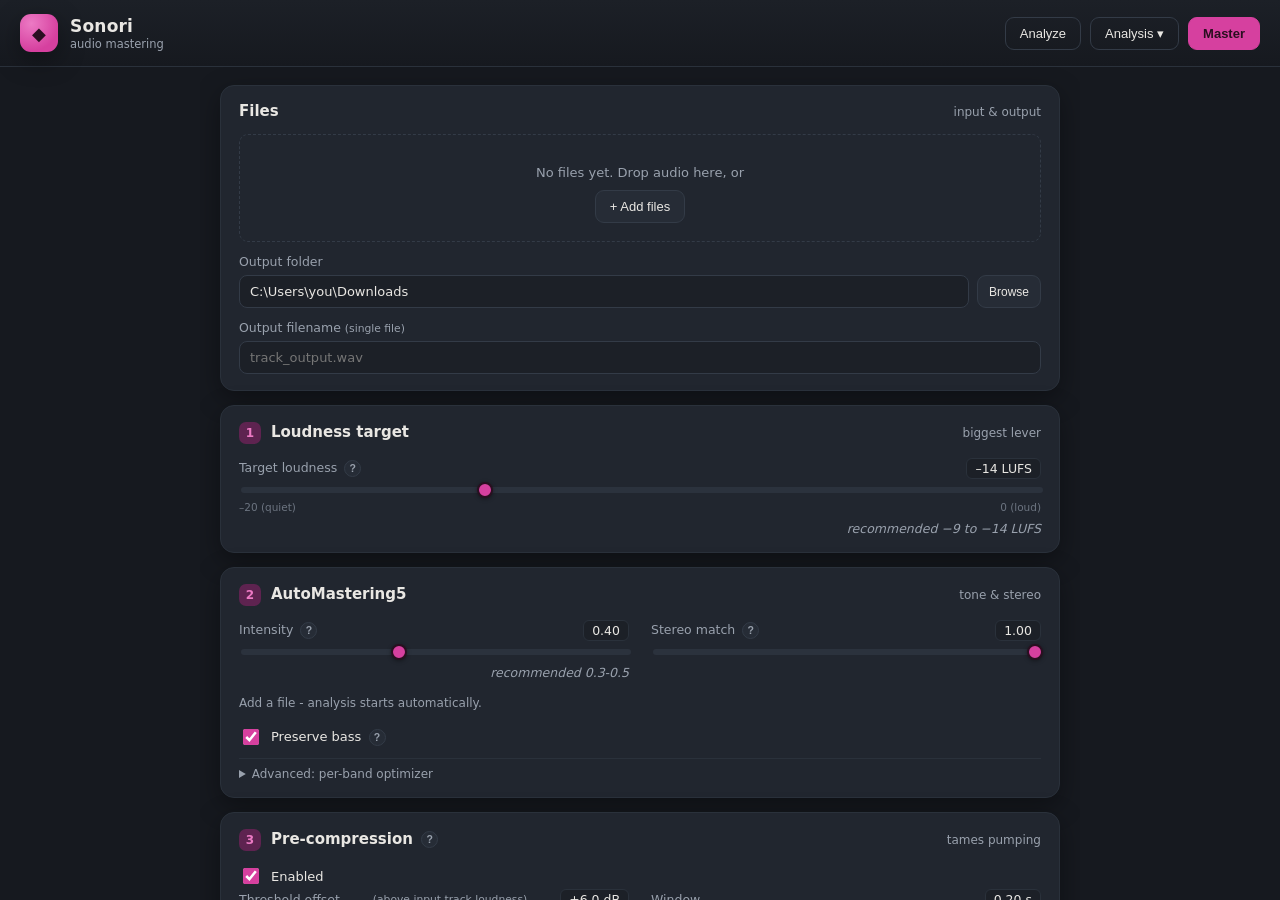
<file: web/index.html>
<!DOCTYPE html>
<html lang="en">
<head>
  <meta charset="utf-8" />
  <meta name="viewport" content="width=device-width, initial-scale=1" />
  <title>Sonori</title>
  <link rel="icon" type="image/svg+xml" href="/favicon.svg">
  <meta property="og:title" content="Sonori - audio mastering">
  <meta property="og:description" content="Upload your track, get a professionally mastered WAV in minutes.">
  <meta name="twitter:card" content="summary">
  <link rel="stylesheet" href="app.css" />
</head>
<input id="fileInput" type="file" multiple accept="audio/*,.wav,.mp3,.flac,.aac,.m4a,.ogg,.aiff,.aif" style="display:none">
<body>
  <header class="topbar">
    <div class="brand">
      <div class="logo">◆</div>
      <div>
        <h1>Sonori</h1>
        <p class="tagline">audio mastering</p>
      </div>
    </div>
    <div class="topbar-actions">
      <a id="docsLink" href="/docs/" class="btn ghost" target="_blank" title="Documentation" style="display:none">Docs</a>
      <button id="analyzeBtn" class="btn ghost" title="Analyze a track and suggest settings">Analyze</button>
      <button id="analysisToggle" class="btn ghost">Analysis ▾</button>
      <button id="masterBtn" class="btn primary">Master</button>
    </div>
  </header>

  <div id="analysisProgress" class="bar-indeterminate analysis-progress-top hidden"></div>

  <div id="progressStrip" class="progress-strip hidden">
    <div class="progress-track"><div id="progressFill" class="progress-fill"></div></div>
    <span id="progressLabel" class="progress-label">Idle</span>
  </div>

  <main class="scroll">

    <!-- FILES -->
    <section class="card">
      <div class="card-head"><h2>Files</h2><span class="muted">input &amp; output</span></div>
      <div id="dropzone" class="dropzone">
        <div id="fileChips" class="chips"></div>
        <p id="dropHint" class="drop-hint">No files yet. Drop audio here, or</p>
        <button id="addFilesBtn" class="btn">+ Add files</button>
      </div>
      <div class="field-row">
        <label class="field grow">
          <span>Output folder</span>
          <div class="input-with-btn">
            <input id="outputDir" type="text" spellcheck="false" />
            <button id="browseDirBtn" class="btn small">Browse</button>
          </div>
        </label>
      </div>
      <div class="field-row">
        <label class="field grow">
          <span>Output filename <em class="muted">(single file)</em></span>
          <input id="outputName" type="text" placeholder="track_output.wav" spellcheck="false" />
        </label>
      </div>
    </section>

    <!-- 1 LOUDNESS -->
    <section class="card">
      <div class="card-head"><span class="step">1</span><h2>Loudness target</h2><span class="muted">biggest lever</span></div>
      <label class="field slider">
        <span class="slider-top"><span>Target loudness <button class="help" type="button" data-help="Integrated loudness the master aims for (LUFS). Louder (toward 0) drives the limiter harder, adding crunch/pumping. -9 to -14 is typical for streaming/club.">?</button></span> <output id="loudnessOut">–14 LUFS</output></span>
        <input id="loudness" type="range" min="-20" max="0" step="0.5" value="-14" />
        <span class="scale"><i>–20 (quiet)</i><i>0 (loud)</i></span>
        <span class="rec-hint">recommended −9 to −14 LUFS</span>
      </label>
    </section>

    <!-- 2 AUTOMASTERING5 -->
    <section class="card">
      <div class="card-head"><span class="step">2</span><h2>AutoMastering5</h2><span class="muted">tone &amp; stereo</span></div>
      <div class="grid2">
        <label class="field slider">
          <span class="slider-top"><span>Intensity <button class="help" type="button" data-help="How strongly AutoMastering5 reshapes tone and dynamics (0-1). Lower = gentler, less coloration. 0.3-0.5 is a good starting point for most music.">?</button></span> <output id="intensityOut">0.40</output></span>
          <input id="intensity" type="range" min="0" max="1" step="0.01" value="0.4" />
          <span class="rec-hint">recommended 0.3-0.5</span>
        </label>
        <label class="field slider">
          <span class="slider-top"><span>Stereo match <button class="help" type="button" data-help="How closely the stereo width matches the reference profile (0-1). 1 = full match, 0 = bypass stereo adjustment.">?</button></span> <output id="stereoOut">1.00</output></span>
          <input id="stereo" type="range" min="0" max="1" step="0.05" value="1" />
        </label>
      </div>

      <div id="analysisBandChart">
        <p class="muted" style="font-size:12px;margin:16px 0">Add a file - analysis starts automatically.</p>
      </div>
      <div id="analysisEqRow" class="hidden" style="margin-top:10px">
        <label class="check">
          <input id="analysisEqEnable" type="checkbox" />
          <span>Enable EQ correction <em class="muted">(applied between automastering &amp; limiter)</em></span>
        </label>
        <p id="analysisEqNote" class="muted" style="font-size:11px;margin:6px 0 0 25px">Red = your track. Drag the pink curve per band (up to +/-12 dB) to set your EQ move. The dashed red curve and red fill show the predicted result (your move scaled by intensity, capped at +/-6 dB).</p>
      </div>

      <label class="check"><input id="preserveBass" type="checkbox" checked /> <span>Preserve bass <button class="help" type="button" data-help="Applies perceptual weighting that protects low-frequency content from limiter-induced bass reduction. Keep ON for most music.">?</button></span></label>

      <details class="diag eq-adv">
        <summary>Advanced: per-band optimizer</summary>
        <div class="eq-block">
          <div class="eq-head">
            <span>Per-band EQ <em class="muted">drag dots (0-2, 1 = neutral)</em> <button class="help" type="button" data-help="Each dot scales AutoMastering5 per frequency band. Above 1 = allow more processing in that band; below 1 = restrict it. Ceiling mode limits pumping; Transform mode adjusts tonal level. Double-click a dot to reset it.">?</button></span>
            <button id="eqReset" class="btn tiny">Reset</button>
          </div>
          <label class="field eq-mode-row">
            <span>Parameter affects</span>
            <select id="eqMode">
              <option value="oba" selected>Ceiling + transform</option>
              <option value="sufit">Ceiling only (limits pumping)</option>
              <option value="transformacja">Transform only (tonal level)</option>
            </select>
          </label>
          <div id="eqCurve"></div>
          <details class="diag">
            <summary>Per-band mode &amp; symmetry</summary>
            <label class="check"><input id="eqTransformSymmetric" type="checkbox" /> <span>Symmetric transform (also scales cuts - lowering may raise a cut band)</span></label>
            <div id="eqBandModes" class="eq-band-modes"></div>
          </details>
        </div>
      </details>

    </section>

    <!-- 3 PRE-COMPRESSION -->
    <section class="card">
      <div class="card-head"><span class="step">3</span><h2>Pre-compression <button class="help" type="button" data-help="A gentle compressor applied before the phase limiter. It tames transient peaks early, reducing pumping in the final limiter stage. Higher threshold offset = less compression.">?</button></h2><span class="muted">tames pumping</span></div>
      <label class="check"><input id="precomp" type="checkbox" checked /> <span>Enabled</span></label>
      <div class="grid2">
        <label class="field slider">
          <span class="slider-top">Threshold offset <em class="muted">(above input track loudness)</em> <output id="precompThresholdOut">+6 dB</output></span>
          <input id="precompThreshold" type="range" min="0" max="18" step="0.5" value="6" />
        </label>
        <label class="field slider">
          <span class="slider-top">Window <output id="precompWindowOut">0.20 s</output></span>
          <input id="precompWindow" type="range" min="0.05" max="1" step="0.05" value="0.2" />
        </label>
      </div>
    </section>

    <!-- 4 PHASE LIMITER -->
    <section class="card">
      <div class="card-head"><span class="step">4</span><h2>Phase limiter <button class="help" type="button" data-help="Iterative FFT optimizer that limits peaks with minimal audible error. More iterations = fewer artifacts but slower. Oversampling reduces aliasing at cost of CPU/RAM. Raise quality to 200-400 for a final master.">?</button></h2><span class="muted">the crunch stage</span></div>
      <div class="grid2">
        <label class="field">
          <span>Oversampling</span>
          <select id="oversample">
            <option value="1" selected>1× (fast)</option>
            <option value="2">2×</option>
            <option value="4">4× (cleanest)</option>
          </select>
        </label>
        <label class="field slider">
          <span class="slider-top">Quality (iterations) <output id="qualityOut">100</output></span>
          <input id="quality" type="range" min="40" max="400" step="10" value="100" />
        </label>
      </div>
    </section>

    <!-- 5 CEILING -->
    <section class="card">
      <div class="card-head"><span class="step">5</span><h2>Ceiling</h2><span class="muted">true-peak headroom</span></div>
      <label class="field slider">
        <span class="slider-top"><span>True-peak ceiling <button class="help" type="button" data-help="Maximum allowed true-peak level of the master. -1 dB gives 1 dB of headroom below 0 dBFS, preventing inter-sample clipping during lossy encode (MP3/AAC/streaming).">?</button></span> <output id="ceilingOut">-1.0 dB</output></span>
        <input id="ceiling" type="range" min="-3" max="0" step="0.1" value="-1" />
      </label>
    </section>

    <!-- 6 SECTION-AWARE -->
    <section class="card">
      <div class="card-head"><span class="step">6</span><h2>Section-aware mastering <button class="help" type="button" data-help="In marked sections, the AutoMastering5 result is blended toward the dry (unprocessed) signal. Section intensity sets blend strength: 0 = fully dry, 1 = full processing. A 1s raised-cosine ramp at each boundary prevents clicks.">?</button></h2><span class="muted">blend quiet parts</span></div>
      <label class="check"><input id="sectionEnable" type="checkbox" /> <span>Blend quiet sections toward dry signal</span></label>
      <div id="sectionsChart"></div>
      <div id="secAddRow" class="sec-add-row hidden">
        <button id="addSectionBtn" class="btn tiny">+ Draw section</button>
        <span id="addSectionHint" class="muted"></span>
      </div>
      <div id="secPlayRow" class="sec-play-row hidden">
        <span id="secPlayheadTime" class="muted">Click timeline to place playhead</span>
        <button id="secPlayBtn" class="btn tiny">▶ Play from here</button>
      </div>
      <div id="spectrumPanel"></div>
      <div id="sectionsList"></div>
      <label class="field slider">
        <span class="slider-top">Section intensity <output id="sectionIntensityOut">0.75</output></span>
        <input id="sectionIntensity" type="range" min="0" max="1" step="0.05" value="0.75" />
      </label>
    </section>

    <!-- JOBS -->
    <section class="card">
      <div class="card-head"><h2>Queue</h2><span class="muted">mastering jobs</span></div>
      <div id="jobList" class="job-list"><p class="muted empty">No jobs yet.</p></div>
    </section>

  </main>

  <aside id="analysisDrawer" class="analysis-drawer hidden">
    <div class="drawer-head"><h2>Track analysis</h2><button id="analysisClose" class="btn ghost small">Close</button></div>
    <div id="analysisMetrics" class="ab-metrics hidden"></div>
    <div id="analysisSpectro" class="hidden"></div>
  </aside>

  <div id="spectroLightbox" class="hidden">
    <button id="spectroLightboxClose" type="button" aria-label="Close">×</button>
    <div id="spectroLightboxContent"></div>
  </div>

  <script src="app.js"></script>
</body>
</html>
</file>
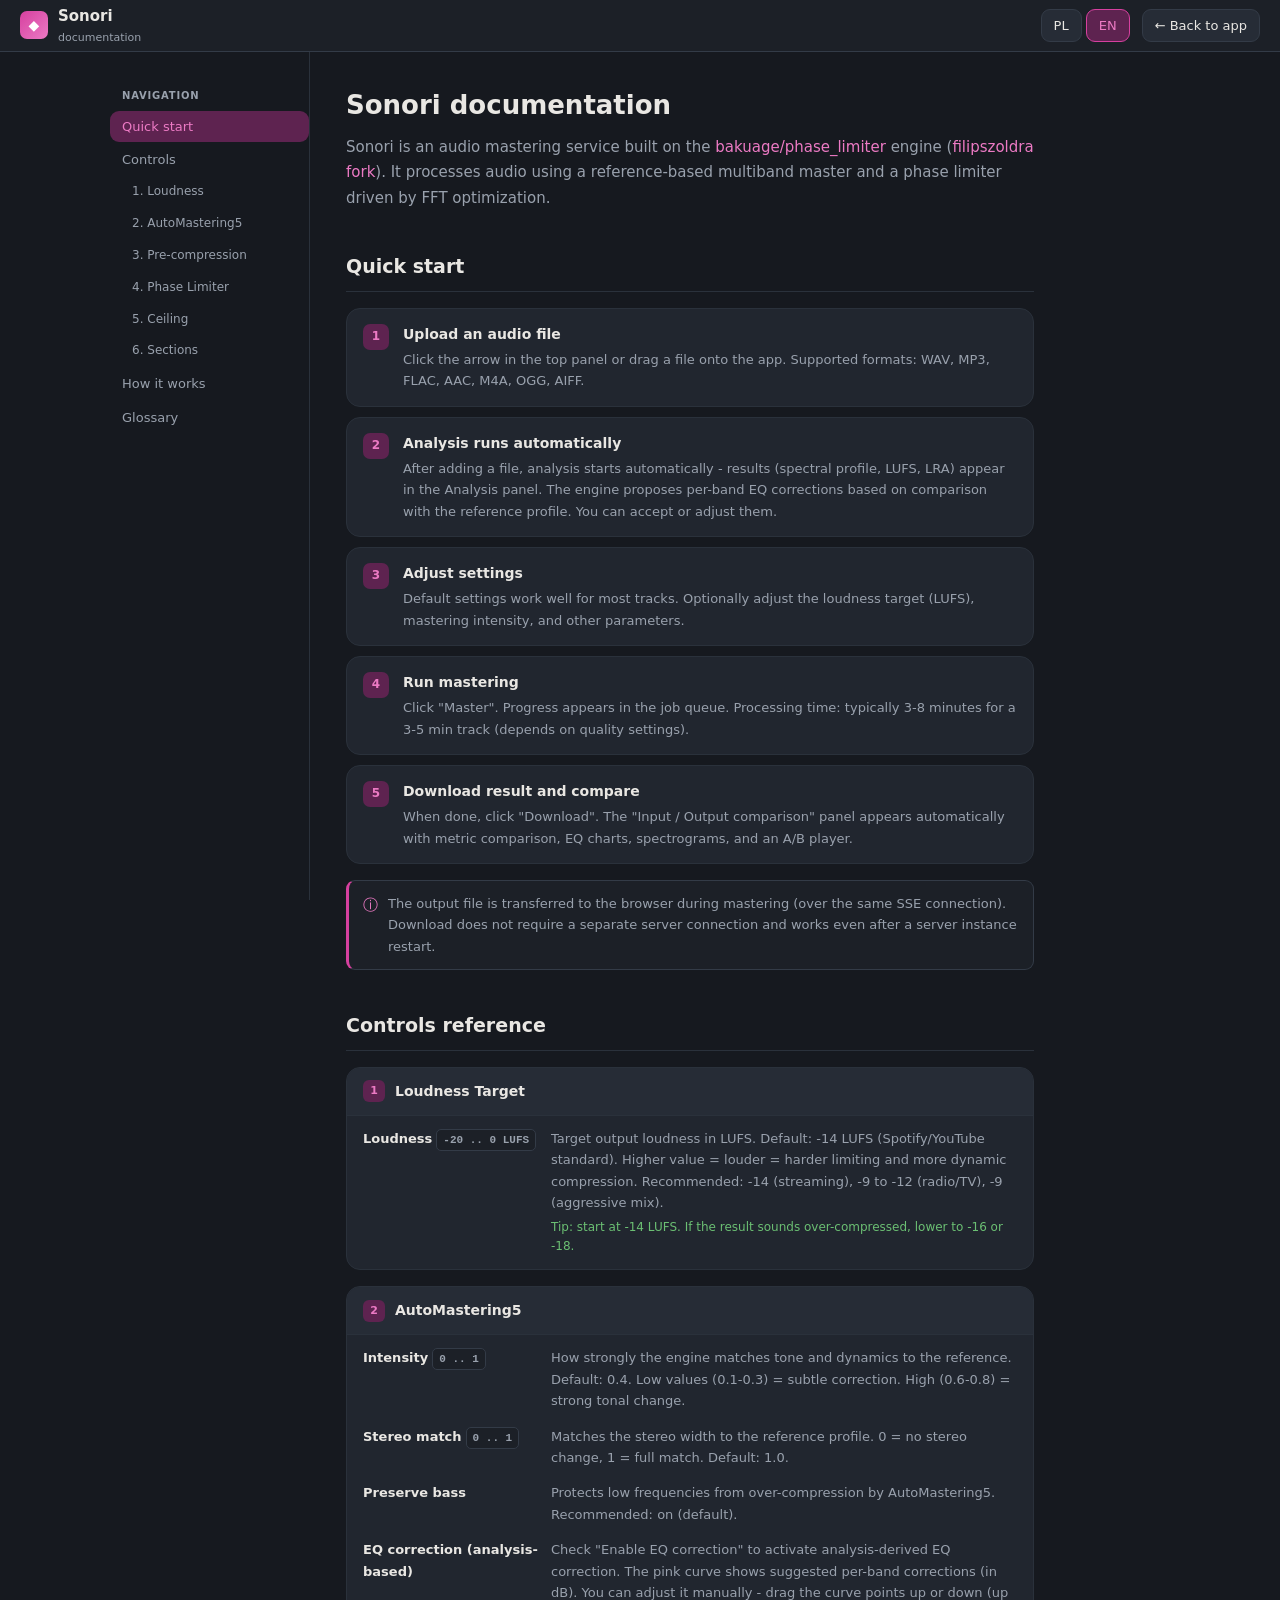
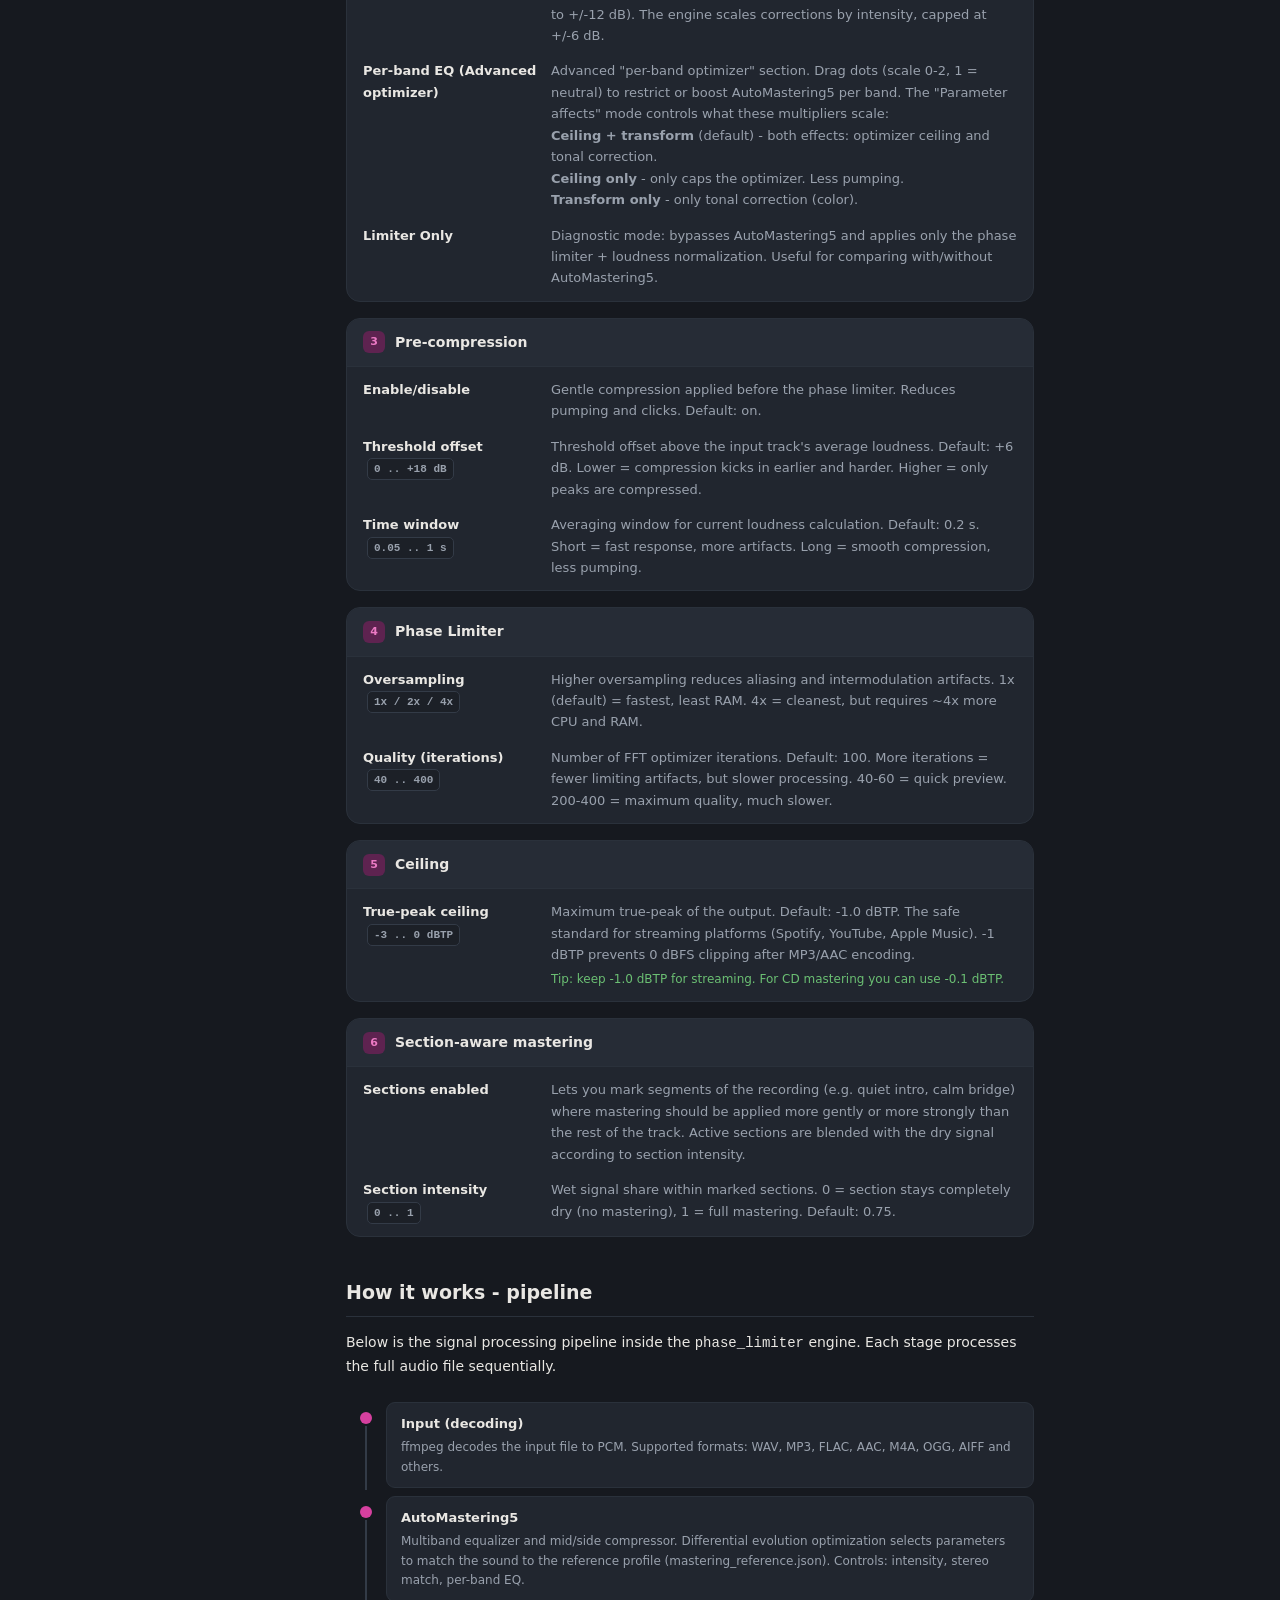
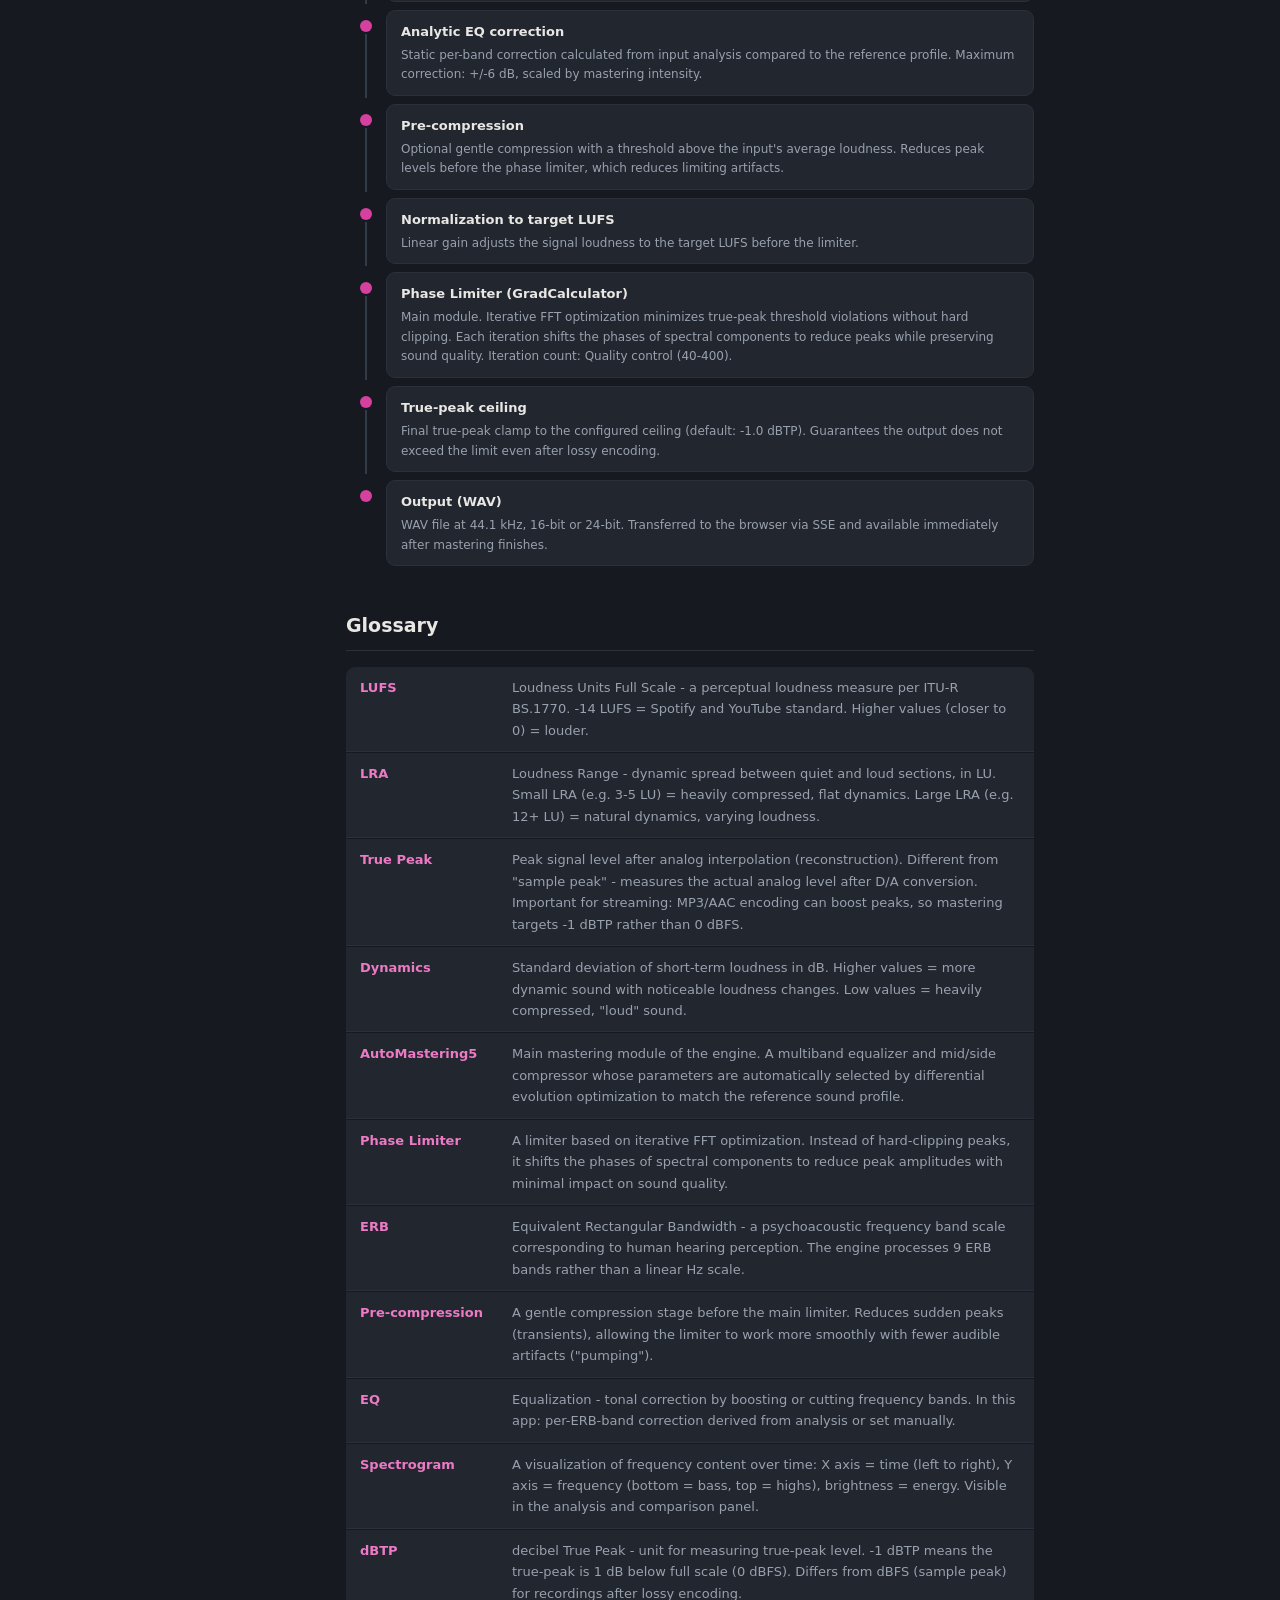
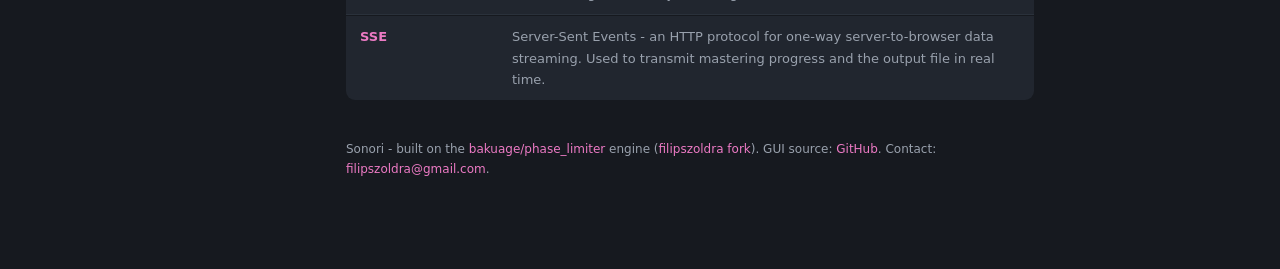
<file: web/docs/index.html>
<!DOCTYPE html>
<html lang="pl">
<head>
<meta charset="UTF-8" />
<meta name="viewport" content="width=device-width, initial-scale=1.0" />
<title>Sonori - dokumentacja / docs</title>
<link rel="icon" type="image/svg+xml" href="/favicon.svg">
<style>
*, *::before, *::after { box-sizing: border-box; margin: 0; padding: 0; }

:root {
  --bg:         #16191f;
  --bg-2:       #1c2027;
  --card:       #21262f;
  --card-2:     #262c36;
  --line:       #333b47;
  --line-soft:  #2a313b;
  --text:       #e9e7e3;
  --muted:      #99a1ad;
  --accent:     #d6409f;
  --accent-soft:#ec7ac4;
  --accent-dim: #5e2350;
  --ok:         #6bbf73;
  --radius:     14px;
  --radius-sm:  9px;
  --font: ui-sans-serif, system-ui, -apple-system, "Segoe UI", Roboto, Helvetica, Arial, sans-serif;
}

html { scroll-behavior: smooth; }
body {
  background: var(--bg);
  color: var(--text);
  font-family: var(--font);
  font-size: 14px;
  line-height: 1.65;
  min-height: 100vh;
}

a { color: var(--accent-soft); text-decoration: none; }
a:hover { text-decoration: underline; }

/* ---------- topbar ---------- */
.topbar {
  position: sticky;
  top: 0;
  z-index: 100;
  background: var(--bg-2);
  border-bottom: 1px solid var(--line);
  display: flex;
  align-items: center;
  gap: 12px;
  padding: 0 20px;
  height: 52px;
}
.topbar-brand {
  display: flex;
  align-items: center;
  gap: 10px;
  font-weight: 600;
  font-size: 15px;
  color: var(--text);
  flex: 1;
}
.topbar-brand .logo {
  width: 28px;
  height: 28px;
  background: linear-gradient(135deg, var(--accent), var(--accent-soft));
  border-radius: 7px;
  display: flex;
  align-items: center;
  justify-content: center;
  font-size: 14px;
  color: #fff;
  flex-shrink: 0;
}
.topbar-brand .subtitle {
  font-size: 11px;
  color: var(--muted);
  font-weight: 400;
  margin-top: 1px;
}
.btn {
  display: inline-flex;
  align-items: center;
  gap: 5px;
  padding: 5px 12px;
  border-radius: var(--radius-sm);
  border: 1px solid var(--line);
  background: var(--card-2);
  color: var(--text);
  font: inherit;
  font-size: 13px;
  cursor: pointer;
  transition: background .15s, border-color .15s;
  text-decoration: none;
  white-space: nowrap;
}
.btn:hover { background: #2c333e; border-color: #3c4552; text-decoration: none; }
.btn.active { background: var(--accent-dim); border-color: var(--accent); color: var(--accent-soft); }
.lang-btns { display: flex; gap: 4px; }

/* ---------- layout ---------- */
.layout {
  display: grid;
  grid-template-columns: 220px 1fr;
  max-width: 1100px;
  margin: 0 auto;
  gap: 0;
  min-height: calc(100vh - 52px);
}

/* ---------- sidebar ---------- */
.sidebar {
  position: sticky;
  top: 52px;
  height: calc(100vh - 52px);
  overflow-y: auto;
  padding: 24px 0 24px 20px;
  border-right: 1px solid var(--line-soft);
}
.sidebar nav { display: flex; flex-direction: column; gap: 2px; }
.nav-section {
  font-size: 10px;
  font-weight: 700;
  letter-spacing: .08em;
  text-transform: uppercase;
  color: var(--muted);
  padding: 12px 12px 4px;
}
.nav-link {
  display: block;
  padding: 5px 12px;
  border-radius: var(--radius-sm);
  color: var(--muted);
  font-size: 13px;
  transition: background .1s, color .1s;
}
.nav-link:hover { background: var(--card); color: var(--text); text-decoration: none; }
.nav-link.active { background: var(--accent-dim); color: var(--accent-soft); }

/* ---------- content ---------- */
.content {
  padding: 32px 36px 80px;
  max-width: 760px;
}

h1 { font-size: 26px; font-weight: 700; margin-bottom: 8px; }
h2 {
  font-size: 19px;
  font-weight: 600;
  margin: 40px 0 14px;
  padding-bottom: 8px;
  border-bottom: 1px solid var(--line-soft);
  scroll-margin-top: 68px;
}
h3 {
  font-size: 15px;
  font-weight: 600;
  color: var(--accent-soft);
  margin: 24px 0 8px;
  scroll-margin-top: 68px;
}
h4 { font-size: 13px; font-weight: 600; margin: 16px 0 4px; color: var(--text); }
p { margin-bottom: 10px; color: var(--text); }
li { margin-bottom: 4px; }
ul, ol { padding-left: 20px; margin-bottom: 12px; }

.lead {
  font-size: 15px;
  color: var(--muted);
  margin-bottom: 24px;
  line-height: 1.7;
}

/* ---------- step card ---------- */
.step-list { display: flex; flex-direction: column; gap: 10px; margin: 16px 0; }
.step-item {
  display: flex;
  gap: 14px;
  background: var(--card);
  border: 1px solid var(--line-soft);
  border-radius: var(--radius);
  padding: 14px 16px;
}
.step-num {
  width: 26px;
  height: 26px;
  background: var(--accent-dim);
  color: var(--accent-soft);
  border-radius: 7px;
  display: flex;
  align-items: center;
  justify-content: center;
  font-size: 12px;
  font-weight: 700;
  flex-shrink: 0;
  margin-top: 1px;
}
.step-body { flex: 1; }
.step-title { font-weight: 600; margin-bottom: 3px; }
.step-desc { color: var(--muted); font-size: 13px; }

/* ---------- control card ---------- */
.ctrl-section {
  background: var(--card);
  border: 1px solid var(--line-soft);
  border-radius: var(--radius);
  margin: 16px 0;
  overflow: hidden;
}
.ctrl-section-head {
  display: flex;
  align-items: center;
  gap: 10px;
  padding: 12px 16px;
  background: var(--card-2);
  border-bottom: 1px solid var(--line-soft);
}
.step-badge {
  width: 22px;
  height: 22px;
  background: var(--accent-dim);
  color: var(--accent-soft);
  border-radius: 6px;
  display: flex;
  align-items: center;
  justify-content: center;
  font-size: 11px;
  font-weight: 700;
  flex-shrink: 0;
}
.ctrl-section-title { font-weight: 600; font-size: 14px; }
.ctrl-section-body { padding: 12px 16px; display: flex; flex-direction: column; gap: 14px; }

.ctrl-row { display: grid; grid-template-columns: 180px 1fr; gap: 8px; align-items: start; }
.ctrl-name { font-weight: 600; font-size: 13px; }
.ctrl-range {
  display: inline-block;
  font-size: 11px;
  color: var(--muted);
  background: var(--bg-2);
  border: 1px solid var(--line);
  border-radius: 5px;
  padding: 1px 6px;
  margin-left: 4px;
  font-family: ui-monospace, "Cascadia Code", monospace;
}
.ctrl-desc { color: var(--muted); font-size: 13px; }
.ctrl-tip {
  margin-top: 4px;
  font-size: 12px;
  color: var(--ok);
}

/* ---------- pipeline ---------- */
.pipeline {
  display: flex;
  flex-direction: column;
  gap: 0;
  margin: 20px 0;
}
.pipe-step {
  display: flex;
  gap: 0;
  align-items: stretch;
}
.pipe-connector {
  display: flex;
  flex-direction: column;
  align-items: center;
  width: 40px;
  flex-shrink: 0;
}
.pipe-dot {
  width: 12px;
  height: 12px;
  border-radius: 50%;
  background: var(--accent);
  flex-shrink: 0;
  margin-top: 14px;
}
.pipe-line {
  width: 2px;
  flex: 1;
  background: var(--line);
  margin: 2px 0;
}
.pipe-step:last-child .pipe-line { display: none; }
.pipe-card {
  flex: 1;
  background: var(--card);
  border: 1px solid var(--line-soft);
  border-radius: var(--radius-sm);
  padding: 10px 14px;
  margin: 4px 0;
}
.pipe-card-title { font-weight: 600; font-size: 13px; margin-bottom: 3px; }
.pipe-card-desc { font-size: 12px; color: var(--muted); }

/* ---------- glossary table ---------- */
.glossary { display: flex; flex-direction: column; gap: 1px; margin: 16px 0; }
.gloss-row {
  display: grid;
  grid-template-columns: 140px 1fr;
  gap: 12px;
  padding: 10px 14px;
  background: var(--card);
  border-radius: 0;
  border-bottom: 1px solid var(--line-soft);
}
.gloss-row:first-child { border-radius: var(--radius-sm) var(--radius-sm) 0 0; }
.gloss-row:last-child { border-radius: 0 0 var(--radius-sm) var(--radius-sm); border-bottom: none; }
.gloss-term { font-weight: 700; font-size: 13px; color: var(--accent-soft); }
.gloss-def { font-size: 13px; color: var(--muted); }

/* ---------- callout ---------- */
.callout {
  display: flex;
  gap: 10px;
  background: var(--bg-2);
  border: 1px solid var(--line);
  border-left: 3px solid var(--accent);
  border-radius: var(--radius-sm);
  padding: 12px 14px;
  margin: 14px 0;
  font-size: 13px;
  color: var(--muted);
}
.callout-icon { color: var(--accent-soft); font-size: 15px; flex-shrink: 0; }

/* ---------- lang visibility ---------- */
.lang-pl, .lang-en { }
[data-lang="en"] .lang-pl { display: none; }
[data-lang="pl"] .lang-en { display: none; }

/* ---------- responsive ---------- */
@media (max-width: 700px) {
  .layout { grid-template-columns: 1fr; }
  .sidebar { display: none; }
  .content { padding: 20px 16px 60px; }
  .ctrl-row { grid-template-columns: 1fr; }
  .gloss-row { grid-template-columns: 1fr; gap: 2px; }
}
</style>
</head>
<body data-lang="pl">

<!-- TOPBAR -->
<header class="topbar">
  <div class="topbar-brand">
    <div class="logo">◆</div>
    <div>
      <div>Sonori</div>
      <div class="subtitle lang-pl">dokumentacja</div>
      <div class="subtitle lang-en">documentation</div>
    </div>
  </div>
  <div class="lang-btns">
    <button class="btn active" id="btnPL" onclick="setLang('pl')">PL</button>
    <button class="btn"        id="btnEN" onclick="setLang('en')">EN</button>
  </div>
  <a href="/" class="btn">
    <span class="lang-pl">&#8592; Aplikacja</span>
    <span class="lang-en">&#8592; Back to app</span>
  </a>
</header>

<!-- LAYOUT -->
<div class="layout">

  <!-- SIDEBAR -->
  <aside class="sidebar">
    <nav>
      <div class="nav-section lang-pl">Nawigacja</div>
      <div class="nav-section lang-en">Navigation</div>

      <a class="nav-link" href="#quickstart">
        <span class="lang-pl">Szybki start</span>
        <span class="lang-en">Quick start</span>
      </a>
      <a class="nav-link" href="#controls">
        <span class="lang-pl">Kontrolki</span>
        <span class="lang-en">Controls</span>
      </a>
      <a class="nav-link" href="#ctrl-loudness" style="padding-left:22px;font-size:12px">
        <span class="lang-pl">1. Glosnosc</span>
        <span class="lang-en">1. Loudness</span>
      </a>
      <a class="nav-link" href="#ctrl-am5" style="padding-left:22px;font-size:12px">
        <span class="lang-pl">2. AutoMastering5</span>
        <span class="lang-en">2. AutoMastering5</span>
      </a>
      <a class="nav-link" href="#ctrl-precomp" style="padding-left:22px;font-size:12px">
        <span class="lang-pl">3. Pre-kompresja</span>
        <span class="lang-en">3. Pre-compression</span>
      </a>
      <a class="nav-link" href="#ctrl-limiter" style="padding-left:22px;font-size:12px">
        <span class="lang-pl">4. Phase Limiter</span>
        <span class="lang-en">4. Phase Limiter</span>
      </a>
      <a class="nav-link" href="#ctrl-ceiling" style="padding-left:22px;font-size:12px">
        <span class="lang-pl">5. Sufit (Ceiling)</span>
        <span class="lang-en">5. Ceiling</span>
      </a>
      <a class="nav-link" href="#ctrl-sections" style="padding-left:22px;font-size:12px">
        <span class="lang-pl">6. Sekcje</span>
        <span class="lang-en">6. Sections</span>
      </a>
      <a class="nav-link" href="#pipeline">
        <span class="lang-pl">Jak to dziala</span>
        <span class="lang-en">How it works</span>
      </a>
      <a class="nav-link" href="#glossary">
        <span class="lang-pl">Slowniczek</span>
        <span class="lang-en">Glossary</span>
      </a>
    </nav>
  </aside>

  <!-- CONTENT -->
  <main class="content">

    <!-- TITLE -->
    <h1>
      <span class="lang-pl">Dokumentacja Sonori</span>
      <span class="lang-en">Sonori documentation</span>
    </h1>
    <p class="lead lang-pl">
      Sonori to serwis do masteringu audio oparty na silniku
      <a href="https://github.com/bakuage/phaselimiter" target="_blank">bakuage/phase_limiter</a>
      (fork <a href="https://github.com/filipszoldra/phaselimiter" target="_blank">filipszoldra/phaselimiter</a>).
      Przetwarza pliki audio uzywajac wielopasmowego mastera referencyjnego
      i fazowego limitera opartego na optymalizacji FFT.
    </p>
    <p class="lead lang-en">
      Sonori is an audio mastering service built on the
      <a href="https://github.com/bakuage/phaselimiter" target="_blank">bakuage/phase_limiter</a>
      engine (<a href="https://github.com/filipszoldra/phaselimiter" target="_blank">filipszoldra fork</a>).
      It processes audio using a reference-based multiband master
      and a phase limiter driven by FFT optimization.
    </p>

    <!-- QUICK START -->
    <h2 id="quickstart">
      <span class="lang-pl">Szybki start</span>
      <span class="lang-en">Quick start</span>
    </h2>

    <div class="step-list">
      <div class="step-item">
        <div class="step-num">1</div>
        <div class="step-body">
          <div class="step-title lang-pl">Wgraj plik audio</div>
          <div class="step-title lang-en">Upload an audio file</div>
          <div class="step-desc lang-pl">Kliknij strzalke w gornym panelu lub przeciabnij plik na obszar aplikacji. Obslugiwane formaty: WAV, MP3, FLAC, AAC, M4A, OGG, AIFF.</div>
          <div class="step-desc lang-en">Click the arrow in the top panel or drag a file onto the app. Supported formats: WAV, MP3, FLAC, AAC, M4A, OGG, AIFF.</div>
        </div>
      </div>
      <div class="step-item">
        <div class="step-num">2</div>
        <div class="step-body">
          <div class="step-title lang-pl">Analiza uruchamia sie automatycznie</div>
          <div class="step-title lang-en">Analysis runs automatically</div>
          <div class="step-desc lang-pl">Po dodaniu pliku analiza startuje sama - wyniki (profil spektralny, LUFS, LRA) pojawiaja sie w panelu Analysis. Silnik zaproponuje korekcje EQ per-pasmo na podstawie porownania z profilem referencyjnym. Mozesz je zaakceptowac lub dostosowac.</div>
          <div class="step-desc lang-en">After adding a file, analysis starts automatically - results (spectral profile, LUFS, LRA) appear in the Analysis panel. The engine proposes per-band EQ corrections based on comparison with the reference profile. You can accept or adjust them.</div>
        </div>
      </div>
      <div class="step-item">
        <div class="step-num">3</div>
        <div class="step-body">
          <div class="step-title lang-pl">Dostosuj ustawienia</div>
          <div class="step-title lang-en">Adjust settings</div>
          <div class="step-desc lang-pl">Ustawienia domyslne dzialaja dobrze dla wiekszosci nagrań. Jesli chcesz - dostosuj cel glosnosci (LUFS), intensywnosc masteringu i inne parametry.</div>
          <div class="step-desc lang-en">Default settings work well for most tracks. Optionally adjust the loudness target (LUFS), mastering intensity, and other parameters.</div>
        </div>
      </div>
      <div class="step-item">
        <div class="step-num">4</div>
        <div class="step-body">
          <div class="step-title lang-pl">Uruchom mastering</div>
          <div class="step-title lang-en">Run mastering</div>
          <div class="step-desc lang-pl">Kliknij "Master". Postep pojawi sie w kolejce. Czas przetwarzania: typowo 3-8 minut dla nagrania 3-5 min (zalezy od ustawien jakosci).</div>
          <div class="step-desc lang-en">Click "Master". Progress appears in the job queue. Processing time: typically 3-8 minutes for a 3-5 min track (depends on quality settings).</div>
        </div>
      </div>
      <div class="step-item">
        <div class="step-num">5</div>
        <div class="step-body">
          <div class="step-title lang-pl">Pobierz wynik i porownaj</div>
          <div class="step-title lang-en">Download result and compare</div>
          <div class="step-desc lang-pl">Po zakonczeniu kliknij "Download". Panel "Input / Output comparison" pojawi sie automatycznie z porownaniem metryk, wykresow EQ, spektrogramow i odtwarzaczem A/B.</div>
          <div class="step-desc lang-en">When done, click "Download". The "Input / Output comparison" panel appears automatically with metric comparison, EQ charts, spectrograms, and an A/B player.</div>
        </div>
      </div>
    </div>

    <div class="callout">
      <span class="callout-icon">&#9432;</span>
      <span class="lang-pl">Plik wyjsciowy jest przesylany do przegladarki w trakcie masteringu (przez to samo polaczenie SSE). Pobieranie nie wymaga osobnego polaczenia z serwerem i dziala nawet po zrestartowaniu instancji serwerowej.</span>
      <span class="lang-en">The output file is transferred to the browser during mastering (over the same SSE connection). Download does not require a separate server connection and works even after a server instance restart.</span>
    </div>

    <!-- CONTROLS -->
    <h2 id="controls">
      <span class="lang-pl">Opis kontrolek</span>
      <span class="lang-en">Controls reference</span>
    </h2>

    <!-- Step 1 -->
    <div class="ctrl-section" id="ctrl-loudness">
      <div class="ctrl-section-head">
        <div class="step-badge">1</div>
        <div class="ctrl-section-title lang-pl">Cel glosnosci (Loudness Target)</div>
        <div class="ctrl-section-title lang-en">Loudness Target</div>
      </div>
      <div class="ctrl-section-body">
        <div class="ctrl-row">
          <div>
            <div class="ctrl-name lang-pl">Glosnosc<span class="ctrl-range">-20 .. 0 LUFS</span></div>
            <div class="ctrl-name lang-en">Loudness<span class="ctrl-range">-20 .. 0 LUFS</span></div>
          </div>
          <div>
            <div class="ctrl-desc lang-pl">Docelowa glosnosc wyjsciowa w LUFS. Domyslnie: -14 LUFS (standard Spotify/YouTube). Wyzsza wartosc = glosniej = mocniejsze dzialanie limitera i wiecej przyduszenia dynamiki. Zalecane wartosci: -14 (streaming), -9 do -12 (radio/telewizja), -9 (agresywny mix).</div>
            <div class="ctrl-desc lang-en">Target output loudness in LUFS. Default: -14 LUFS (Spotify/YouTube standard). Higher value = louder = harder limiting and more dynamic compression. Recommended: -14 (streaming), -9 to -12 (radio/TV), -9 (aggressive mix).</div>
            <div class="ctrl-tip lang-pl">Wskazowka: zacznij od -14 LUFS. Jesli brzmienie jest zbyt skompresowane - obniz do -16 lub -18.</div>
            <div class="ctrl-tip lang-en">Tip: start at -14 LUFS. If the result sounds over-compressed, lower to -16 or -18.</div>
          </div>
        </div>
      </div>
    </div>

    <!-- Step 2 -->
    <div class="ctrl-section" id="ctrl-am5">
      <div class="ctrl-section-head">
        <div class="step-badge">2</div>
        <div class="ctrl-section-title lang-pl">AutoMastering5</div>
        <div class="ctrl-section-title lang-en">AutoMastering5</div>
      </div>
      <div class="ctrl-section-body">
        <div class="ctrl-row">
          <div>
            <div class="ctrl-name lang-pl">Intensywnosc<span class="ctrl-range">0 .. 1</span></div>
            <div class="ctrl-name lang-en">Intensity<span class="ctrl-range">0 .. 1</span></div>
          </div>
          <div>
            <div class="ctrl-desc lang-pl">Jak mocno silnik dopasowuje barwe i dynamike do wzorca referencyjnego. Domyslnie: 0.4. Niskie wartosci (0.1-0.3) = subtelna korekcja. Wysokie (0.6-0.8) = wyrazna zmiana tonalna.</div>
            <div class="ctrl-desc lang-en">How strongly the engine matches tone and dynamics to the reference. Default: 0.4. Low values (0.1-0.3) = subtle correction. High (0.6-0.8) = strong tonal change.</div>
          </div>
        </div>
        <div class="ctrl-row">
          <div>
            <div class="ctrl-name lang-pl">Dopasowanie stereo<span class="ctrl-range">0 .. 1</span></div>
            <div class="ctrl-name lang-en">Stereo match<span class="ctrl-range">0 .. 1</span></div>
          </div>
          <div>
            <div class="ctrl-desc lang-pl">Dopasowanie szerokosci obrazu stereo do wzorca referencyjnego. 0 = bez zmian w stereo, 1 = pelne dopasowanie. Domyslnie: 1.0.</div>
            <div class="ctrl-desc lang-en">Matches the stereo width to the reference profile. 0 = no stereo change, 1 = full match. Default: 1.0.</div>
          </div>
        </div>
        <div class="ctrl-row">
          <div>
            <div class="ctrl-name lang-pl">Zachowaj basy</div>
            <div class="ctrl-name lang-en">Preserve bass</div>
          </div>
          <div>
            <div class="ctrl-desc lang-pl">Chroni niskie czestotliwosci przed nadmiernym przyduszeniem przez AutoMastering5. Zalecane wlaczone (domyslnie).</div>
            <div class="ctrl-desc lang-en">Protects low frequencies from over-compression by AutoMastering5. Recommended: on (default).</div>
          </div>
        </div>
        <div class="ctrl-row">
          <div>
            <div class="ctrl-name lang-pl">EQ correction (korekcja analityczna)</div>
            <div class="ctrl-name lang-en">EQ correction (analysis-based)</div>
          </div>
          <div>
            <div class="ctrl-desc lang-pl">Zaznacz "Enable EQ correction" aby aktywowac korekcje EQ wynikajaca z analizy. Rozowa krzywa pokazuje sugerowane korekty per-pasmo (w dB). Mozesz ja recznie zmodyfikowac - przeciagnij punkty krzywej w gore lub w dol (do +/-12 dB). Silnik skaluje korekty przez intensywnosc i ogranicza do +/-6 dB.</div>
            <div class="ctrl-desc lang-en">Check "Enable EQ correction" to activate analysis-derived EQ correction. The pink curve shows suggested per-band corrections (in dB). You can adjust it manually - drag the curve points up or down (up to +/-12 dB). The engine scales corrections by intensity, capped at +/-6 dB.</div>
          </div>
        </div>
        <div class="ctrl-row">
          <div>
            <div class="ctrl-name lang-pl">Per-band EQ (Advanced optimizer)</div>
            <div class="ctrl-name lang-en">Per-band EQ (Advanced optimizer)</div>
          </div>
          <div>
            <div class="ctrl-desc lang-pl">Zaawansowana sekcja "Advanced: per-band optimizer". Przeciagnij punkty (skala 0-2, 1 = neutralny) aby ograniczyc lub wzmocnic dzialanie AutoMastering5 per-pasmo. Tryb dzialania ("Parameter affects") decyduje co skaluja te mnozniki:<br>
              <b>Ceiling + transform</b> (domyslny) - oba efekty: puchar optimum i korekcja tonalna.<br>
              <b>Ceiling only</b> - tylko ograniczenie optimum. Mniej "pompowania".<br>
              <b>Transform only</b> - tylko korekcja tonalna (barwa).
            </div>
            <div class="ctrl-desc lang-en">Advanced "per-band optimizer" section. Drag dots (scale 0-2, 1 = neutral) to restrict or boost AutoMastering5 per band. The "Parameter affects" mode controls what these multipliers scale:<br>
              <b>Ceiling + transform</b> (default) - both effects: optimizer ceiling and tonal correction.<br>
              <b>Ceiling only</b> - only caps the optimizer. Less pumping.<br>
              <b>Transform only</b> - only tonal correction (color).
            </div>
          </div>
        </div>
        <div class="ctrl-row">
          <div>
            <div class="ctrl-name lang-pl">Tylko limiter</div>
            <div class="ctrl-name lang-en">Limiter Only</div>
          </div>
          <div>
            <div class="ctrl-desc lang-pl">Tryb diagnostyczny: omija AutoMastering5 i stosuje tylko phase limiter + normalizacje glosnosci. Przydatne do porownania "przed/po" AutoMastering5.</div>
            <div class="ctrl-desc lang-en">Diagnostic mode: bypasses AutoMastering5 and applies only the phase limiter + loudness normalization. Useful for comparing with/without AutoMastering5.</div>
          </div>
        </div>
      </div>
    </div>

    <!-- Step 3 -->
    <div class="ctrl-section" id="ctrl-precomp">
      <div class="ctrl-section-head">
        <div class="step-badge">3</div>
        <div class="ctrl-section-title lang-pl">Pre-kompresja</div>
        <div class="ctrl-section-title lang-en">Pre-compression</div>
      </div>
      <div class="ctrl-section-body">
        <div class="ctrl-row">
          <div>
            <div class="ctrl-name lang-pl">Wlaczony/wylaczony</div>
            <div class="ctrl-name lang-en">Enable/disable</div>
          </div>
          <div>
            <div class="ctrl-desc lang-pl">Lagodna kompresja stosowana przed phase limiterem. Zmniejsza pompowanie i trzaski. Domyslnie: wlaczona.</div>
            <div class="ctrl-desc lang-en">Gentle compression applied before the phase limiter. Reduces pumping and clicks. Default: on.</div>
          </div>
        </div>
        <div class="ctrl-row">
          <div>
            <div class="ctrl-name lang-pl">Prog (offset)<span class="ctrl-range">0 .. +18 dB</span></div>
            <div class="ctrl-name lang-en">Threshold offset<span class="ctrl-range">0 .. +18 dB</span></div>
          </div>
          <div>
            <div class="ctrl-desc lang-pl">Offset progu kompresji powyzej sredniej glosnosci wejscia. Domyslnie: +6 dB. Nizszy = kompresja wchodzi wczesniej i jest mocniejsza. Wyzszy = tylko szczyty sa kompresowane.</div>
            <div class="ctrl-desc lang-en">Threshold offset above the input track's average loudness. Default: +6 dB. Lower = compression kicks in earlier and harder. Higher = only peaks are compressed.</div>
          </div>
        </div>
        <div class="ctrl-row">
          <div>
            <div class="ctrl-name lang-pl">Okno czasowe<span class="ctrl-range">0.05 .. 1 s</span></div>
            <div class="ctrl-name lang-en">Time window<span class="ctrl-range">0.05 .. 1 s</span></div>
          </div>
          <div>
            <div class="ctrl-desc lang-pl">Czas usredniania do obliczenia aktualnej glosnosci. Domyslnie: 0.2 s. Krotkie wartosci = szybka reakcja, wiecej artefaktow. Dlugie = plynna kompresja, mniej pompowania.</div>
            <div class="ctrl-desc lang-en">Averaging window for current loudness calculation. Default: 0.2 s. Short = fast response, more artifacts. Long = smooth compression, less pumping.</div>
          </div>
        </div>
      </div>
    </div>

    <!-- Step 4 -->
    <div class="ctrl-section" id="ctrl-limiter">
      <div class="ctrl-section-head">
        <div class="step-badge">4</div>
        <div class="ctrl-section-title">Phase Limiter</div>
      </div>
      <div class="ctrl-section-body">
        <div class="ctrl-row">
          <div>
            <div class="ctrl-name lang-pl">Nadprobkowanie<span class="ctrl-range">1x / 2x / 4x</span></div>
            <div class="ctrl-name lang-en">Oversampling<span class="ctrl-range">1x / 2x / 4x</span></div>
          </div>
          <div>
            <div class="ctrl-desc lang-pl">Wyzsze nadprobkowanie zmniejsza aliasing i artefakty intermodulacji. 1x (domyslne) = najszybsze, najmniejsze zuzycie RAM. 4x = najczysciej, ale wymaga ~4x wiecej CPU i RAM.</div>
            <div class="ctrl-desc lang-en">Higher oversampling reduces aliasing and intermodulation artifacts. 1x (default) = fastest, least RAM. 4x = cleanest, but requires ~4x more CPU and RAM.</div>
          </div>
        </div>
        <div class="ctrl-row">
          <div>
            <div class="ctrl-name lang-pl">Jakosc (iteracje)<span class="ctrl-range">40 .. 400</span></div>
            <div class="ctrl-name lang-en">Quality (iterations)<span class="ctrl-range">40 .. 400</span></div>
          </div>
          <div>
            <div class="ctrl-desc lang-pl">Liczba iteracji optymalizatora FFT. Domyslnie: 100. Wiecej iteracji = mniej artefaktow limitera, ale wolniejsze przetwarzanie. Wartosc 40-60 = szybki podglad. 200-400 = maksymalna jakosc, duzo wolniej.</div>
            <div class="ctrl-desc lang-en">Number of FFT optimizer iterations. Default: 100. More iterations = fewer limiting artifacts, but slower processing. 40-60 = quick preview. 200-400 = maximum quality, much slower.</div>
          </div>
        </div>
      </div>
    </div>

    <!-- Step 5 -->
    <div class="ctrl-section" id="ctrl-ceiling">
      <div class="ctrl-section-head">
        <div class="step-badge">5</div>
        <div class="ctrl-section-title lang-pl">Sufit (Ceiling)</div>
        <div class="ctrl-section-title lang-en">Ceiling</div>
      </div>
      <div class="ctrl-section-body">
        <div class="ctrl-row">
          <div>
            <div class="ctrl-name lang-pl">True-peak sufit<span class="ctrl-range">-3 .. 0 dBTP</span></div>
            <div class="ctrl-name lang-en">True-peak ceiling<span class="ctrl-range">-3 .. 0 dBTP</span></div>
          </div>
          <div>
            <div class="ctrl-desc lang-pl">Maksymalny true-peak wyjscia. Domyslnie: -1.0 dBTP. Standard bezpieczny dla platform streamingowych (Spotify, YouTube, Apple Music). -1 dBTP zapobiega przekroczeniu 0 dBFS po kompresji MP3/AAC.</div>
            <div class="ctrl-desc lang-en">Maximum true-peak of the output. Default: -1.0 dBTP. The safe standard for streaming platforms (Spotify, YouTube, Apple Music). -1 dBTP prevents 0 dBFS clipping after MP3/AAC encoding.</div>
            <div class="ctrl-tip lang-pl">Wskazowka: pozostaw -1.0 dBTP dla streamingu. Dla masteringu na CD mozna ustawic -0.1 dBTP.</div>
            <div class="ctrl-tip lang-en">Tip: keep -1.0 dBTP for streaming. For CD mastering you can use -0.1 dBTP.</div>
          </div>
        </div>
      </div>
    </div>

    <!-- Step 6 -->
    <div class="ctrl-section" id="ctrl-sections">
      <div class="ctrl-section-head">
        <div class="step-badge">6</div>
        <div class="ctrl-section-title lang-pl">Mastering sekcyjny</div>
        <div class="ctrl-section-title lang-en">Section-aware mastering</div>
      </div>
      <div class="ctrl-section-body">
        <div class="ctrl-row">
          <div>
            <div class="ctrl-name lang-pl">Sekcje wlaczone</div>
            <div class="ctrl-name lang-en">Sections enabled</div>
          </div>
          <div>
            <div class="ctrl-desc lang-pl">Pozwala oznaczac fragmenty nagrania (np. ciche intro, spokojny bridge) gdzie mastering ma dzialac lagodniej lub mocniej niz w reszcie utworu. Aktywne sekcje sa mieszane z sygnalem suchym zgodnie z intensywnoscia sekcji.</div>
            <div class="ctrl-desc lang-en">Lets you mark segments of the recording (e.g. quiet intro, calm bridge) where mastering should be applied more gently or more strongly than the rest of the track. Active sections are blended with the dry signal according to section intensity.</div>
          </div>
        </div>
        <div class="ctrl-row">
          <div>
            <div class="ctrl-name lang-pl">Intensywnosc sekcji<span class="ctrl-range">0 .. 1</span></div>
            <div class="ctrl-name lang-en">Section intensity<span class="ctrl-range">0 .. 1</span></div>
          </div>
          <div>
            <div class="ctrl-desc lang-pl">Udzial przetworzonego sygnalu w zaznaczonych sekcjach. 0 = sekcja pozostaje zupelnie sucha (bez masteringu), 1 = pelny mastering. Domyslnie: 0.75.</div>
            <div class="ctrl-desc lang-en">Wet signal share within marked sections. 0 = section stays completely dry (no mastering), 1 = full mastering. Default: 0.75.</div>
          </div>
        </div>
      </div>
    </div>

    <!-- PIPELINE -->
    <h2 id="pipeline">
      <span class="lang-pl">Jak to dziala - pipeline</span>
      <span class="lang-en">How it works - pipeline</span>
    </h2>

    <p class="lang-pl">Ponizej schemat przetwarzania sygnalu wewnatrz silnika <code>phase_limiter</code>. Kazdy etap jest wykonywany seryjnie na pelnym pliku audio.</p>
    <p class="lang-en">Below is the signal processing pipeline inside the <code>phase_limiter</code> engine. Each stage processes the full audio file sequentially.</p>

    <div class="pipeline">
      <div class="pipe-step">
        <div class="pipe-connector"><div class="pipe-dot"></div><div class="pipe-line"></div></div>
        <div class="pipe-card">
          <div class="pipe-card-title lang-pl">Wejscie (dekodowanie)</div>
          <div class="pipe-card-title lang-en">Input (decoding)</div>
          <div class="pipe-card-desc lang-pl">ffmpeg dekoduje plik wejsciowy do PCM. Obslugiwane formaty: WAV, MP3, FLAC, AAC, M4A, OGG, AIFF i inne.</div>
          <div class="pipe-card-desc lang-en">ffmpeg decodes the input file to PCM. Supported formats: WAV, MP3, FLAC, AAC, M4A, OGG, AIFF and others.</div>
        </div>
      </div>
      <div class="pipe-step">
        <div class="pipe-connector"><div class="pipe-dot"></div><div class="pipe-line"></div></div>
        <div class="pipe-card">
          <div class="pipe-card-title">AutoMastering5</div>
          <div class="pipe-card-desc lang-pl">Wielopasmowy korektor i kompresor mid/side. Optymalizacja rozniczkowa (differential evolution) dobiera parametry aby dopasowac brzmienie do profilu referencyjnego (mastering_reference.json). Kontroluje: intensywnosc, dopasowanie stereo, EQ per-pasmo.</div>
          <div class="pipe-card-desc lang-en">Multiband equalizer and mid/side compressor. Differential evolution optimization selects parameters to match the sound to the reference profile (mastering_reference.json). Controls: intensity, stereo match, per-band EQ.</div>
        </div>
      </div>
      <div class="pipe-step">
        <div class="pipe-connector"><div class="pipe-dot"></div><div class="pipe-line"></div></div>
        <div class="pipe-card">
          <div class="pipe-card-title lang-pl">Korekcja EQ (analityczna)</div>
          <div class="pipe-card-title lang-en">Analytic EQ correction</div>
          <div class="pipe-card-desc lang-pl">Statyczna korekcja per-pasmo wyliczona z analizy wejscia i porownania z profilem referencyjnym. Maksymalna korekcja: +/-6 dB, skalowana przez intensywnosc masteringu.</div>
          <div class="pipe-card-desc lang-en">Static per-band correction calculated from input analysis compared to the reference profile. Maximum correction: +/-6 dB, scaled by mastering intensity.</div>
        </div>
      </div>
      <div class="pipe-step">
        <div class="pipe-connector"><div class="pipe-dot"></div><div class="pipe-line"></div></div>
        <div class="pipe-card">
          <div class="pipe-card-title lang-pl">Pre-kompresja</div>
          <div class="pipe-card-title lang-en">Pre-compression</div>
          <div class="pipe-card-desc lang-pl">Opcjonalna lagodna kompresja z progiem powyzej sredniej glosnosci wejscia. Zmniejsza szczytowe wartosci przed fazowym limiterem, co redukuje artefakty limitowania.</div>
          <div class="pipe-card-desc lang-en">Optional gentle compression with a threshold above the input's average loudness. Reduces peak levels before the phase limiter, which reduces limiting artifacts.</div>
        </div>
      </div>
      <div class="pipe-step">
        <div class="pipe-connector"><div class="pipe-dot"></div><div class="pipe-line"></div></div>
        <div class="pipe-card">
          <div class="pipe-card-title lang-pl">Normalizacja do celu LUFS</div>
          <div class="pipe-card-title lang-en">Normalization to target LUFS</div>
          <div class="pipe-card-desc lang-pl">Liniowy gain dopasowuje glosnosc sygnalu do docelowego LUFS przed limiterem.</div>
          <div class="pipe-card-desc lang-en">Linear gain adjusts the signal loudness to the target LUFS before the limiter.</div>
        </div>
      </div>
      <div class="pipe-step">
        <div class="pipe-connector"><div class="pipe-dot"></div><div class="pipe-line"></div></div>
        <div class="pipe-card">
          <div class="pipe-card-title lang-pl">Phase Limiter (GradCalculator)</div>
          <div class="pipe-card-title lang-en">Phase Limiter (GradCalculator)</div>
          <div class="pipe-card-desc lang-pl">Glowny modul. Iteracyjna optymalizacja FFT minimalizuje naruszenia progu true-peak bez typowego "twardego przycięcia" (clipping). Kazda iteracja przesuwa fazy skladowych widma aby zmniejszyc szczyty przy zachowaniu brzmienia. Liczba iteracji: kontrolka Quality (40-400).</div>
          <div class="pipe-card-desc lang-en">Main module. Iterative FFT optimization minimizes true-peak threshold violations without hard clipping. Each iteration shifts the phases of spectral components to reduce peaks while preserving sound quality. Iteration count: Quality control (40-400).</div>
        </div>
      </div>
      <div class="pipe-step">
        <div class="pipe-connector"><div class="pipe-dot"></div><div class="pipe-line"></div></div>
        <div class="pipe-card">
          <div class="pipe-card-title lang-pl">Sufit true-peak</div>
          <div class="pipe-card-title lang-en">True-peak ceiling</div>
          <div class="pipe-card-desc lang-pl">Ostateczne przycięcie true-peak do ustawionego sufitu (domyslnie -1.0 dBTP). Gwarantuje, ze plik wyjsciowy nie przekroczy limitu nawet po ewentualnym kodowaniu stratnym.</div>
          <div class="pipe-card-desc lang-en">Final true-peak clamp to the configured ceiling (default: -1.0 dBTP). Guarantees the output does not exceed the limit even after lossy encoding.</div>
        </div>
      </div>
      <div class="pipe-step">
        <div class="pipe-connector"><div class="pipe-dot"></div></div>
        <div class="pipe-card">
          <div class="pipe-card-title lang-pl">Wyjscie (WAV)</div>
          <div class="pipe-card-title lang-en">Output (WAV)</div>
          <div class="pipe-card-desc lang-pl">Plik WAV 44.1 kHz, 16-bit lub 24-bit. Przesylany do przegladarki przez SSE i dostepny od razu po zakonczeniu masteringu.</div>
          <div class="pipe-card-desc lang-en">WAV file at 44.1 kHz, 16-bit or 24-bit. Transferred to the browser via SSE and available immediately after mastering finishes.</div>
        </div>
      </div>
    </div>

    <!-- GLOSSARY -->
    <h2 id="glossary">
      <span class="lang-pl">Slowniczek terminow</span>
      <span class="lang-en">Glossary</span>
    </h2>

    <div class="glossary">
      <div class="gloss-row">
        <div class="gloss-term">LUFS</div>
        <div class="gloss-def lang-pl">Loudness Units Full Scale - miara glosnosci postrzeganej (percepcyjnej), mierzona zgodnie z ITU-R BS.1770. -14 LUFS = standard Spotify i YouTube. Im wyzsza wartosc (blizej 0), tym glosniej.</div>
        <div class="gloss-def lang-en">Loudness Units Full Scale - a perceptual loudness measure per ITU-R BS.1770. -14 LUFS = Spotify and YouTube standard. Higher values (closer to 0) = louder.</div>
      </div>
      <div class="gloss-row">
        <div class="gloss-term">LRA</div>
        <div class="gloss-def lang-pl">Loudness Range - rozstep dynamiczny miedzy cichymi a glosnymi fragmentami, w jednostkach LU. Mala LRA (np. 3-5 LU) = mocno skompresowany, plaska dynamika. Duza LRA (np. 12+ LU) = naturalna dynamika, zmienna glosnosc.</div>
        <div class="gloss-def lang-en">Loudness Range - dynamic spread between quiet and loud sections, in LU. Small LRA (e.g. 3-5 LU) = heavily compressed, flat dynamics. Large LRA (e.g. 12+ LU) = natural dynamics, varying loudness.</div>
      </div>
      <div class="gloss-row">
        <div class="gloss-term">True Peak</div>
        <div class="gloss-def lang-pl">Szczytowa wartosc sygnalu po interpolacji analogowej (rekonstrukcji). Rozni sie od "sample peak" - mierzy rzeczywisty analog po konwersji D/A. Wazne dla platform streamingowych: MP3/AAC moga wzmacniac szczyty, dlatego mastering celuje w -1 dBTP, a nie 0 dBFS.</div>
        <div class="gloss-def lang-en">Peak signal level after analog interpolation (reconstruction). Different from "sample peak" - measures the actual analog level after D/A conversion. Important for streaming: MP3/AAC encoding can boost peaks, so mastering targets -1 dBTP rather than 0 dBFS.</div>
      </div>
      <div class="gloss-row">
        <div class="gloss-term">Dynamics</div>
        <div class="gloss-def lang-pl">Odchylenie standardowe krotkoterminowej glosnosci w dB. Wyzsze wartosci = bardziej dynamiczny dzwiek z wyraznymi zmianami glosnosci. Niskie wartosci = brzmienie mocno skompresowane, "glosne".</div>
        <div class="gloss-def lang-en">Standard deviation of short-term loudness in dB. Higher values = more dynamic sound with noticeable loudness changes. Low values = heavily compressed, "loud" sound.</div>
      </div>
      <div class="gloss-row">
        <div class="gloss-term">AutoMastering5</div>
        <div class="gloss-def lang-pl">Glowny modul masteringowy silnika. Wielopasmowy korektor i kompresor mid/side, ktorego parametry sa dobierane automatycznie przez optymalizacje rozniczkowa (differential evolution) aby dopasowac brzmienie do profilu referencyjnego.</div>
        <div class="gloss-def lang-en">Main mastering module of the engine. A multiband equalizer and mid/side compressor whose parameters are automatically selected by differential evolution optimization to match the reference sound profile.</div>
      </div>
      <div class="gloss-row">
        <div class="gloss-term">Phase Limiter</div>
        <div class="gloss-def lang-pl">Limiter oparty na iteracyjnej optymalizacji FFT. Zamiast "obcinac" szczyty (clipping), przesuwa fazy skladowych widmowych aby zredukowac amplitudy szczytowe przy minimalnym wplywie na brzmienie.</div>
        <div class="gloss-def lang-en">A limiter based on iterative FFT optimization. Instead of hard-clipping peaks, it shifts the phases of spectral components to reduce peak amplitudes with minimal impact on sound quality.</div>
      </div>
      <div class="gloss-row">
        <div class="gloss-term">ERB</div>
        <div class="gloss-def lang-pl">Equivalent Rectangular Bandwidth - psychoakustyczna skala pasm czestotliwosci odpowiadajaca percepcji ucha ludzkiego. Silnik przetwarza 9 pasm ERB zamiast liniowej skali Hz.</div>
        <div class="gloss-def lang-en">Equivalent Rectangular Bandwidth - a psychoacoustic frequency band scale corresponding to human hearing perception. The engine processes 9 ERB bands rather than a linear Hz scale.</div>
      </div>
      <div class="gloss-row">
        <div class="gloss-term">Pre-compression</div>
        <div class="gloss-def lang-pl">Etap lagodnej kompresji przed glownym limiterem. Redukuje naglee szczyty (transjenty) co pozwala limiterowi pracowac plynniej i z mniej slyszalnymi artefaktami ("pompowanie").</div>
        <div class="gloss-def lang-en">A gentle compression stage before the main limiter. Reduces sudden peaks (transients), allowing the limiter to work more smoothly with fewer audible artifacts ("pumping").</div>
      </div>
      <div class="gloss-row">
        <div class="gloss-term">EQ</div>
        <div class="gloss-def lang-pl">Equalization - korekcja tonalna przez wzmacnianie lub tłumienie pasm czestotliwosci. W kontekscie tej aplikacji: korekcja per-pasmo ERB wynikajaca z analizy lub ustawiana recznie.</div>
        <div class="gloss-def lang-en">Equalization - tonal correction by boosting or cutting frequency bands. In this app: per-ERB-band correction derived from analysis or set manually.</div>
      </div>
      <div class="gloss-row">
        <div class="gloss-term">Spectrogram</div>
        <div class="gloss-def lang-pl">Wizualizacja tresci czestotliwosciowej w czasie: os X = czas (od lewej do prawej), os Y = czestotliwosc (nizej = basowe, wyzej = wysokie), jasnosc = energia. Widoczny w panelu analizy i porownania.</div>
        <div class="gloss-def lang-en">A visualization of frequency content over time: X axis = time (left to right), Y axis = frequency (bottom = bass, top = highs), brightness = energy. Visible in the analysis and comparison panel.</div>
      </div>
      <div class="gloss-row">
        <div class="gloss-term">dBTP</div>
        <div class="gloss-def lang-pl">decibel True Peak - jednostka pomiaru true-peak. -1 dBTP oznacza ze true-peak jest 1 dB ponizej pelnej skali (0 dBFS). Rozni sie od dBFS (sample peak) dla nagrań po kodowaniu stratnym.</div>
        <div class="gloss-def lang-en">decibel True Peak - unit for measuring true-peak level. -1 dBTP means the true-peak is 1 dB below full scale (0 dBFS). Differs from dBFS (sample peak) for recordings after lossy encoding.</div>
      </div>
      <div class="gloss-row">
        <div class="gloss-term">SSE</div>
        <div class="gloss-def lang-pl">Server-Sent Events - protokol HTTP do jednokierunkowego strumieniowania danych z serwera do przegladarki. Uzywany do przesylania postepu masteringu i pliku wyjsciowego w czasie rzeczywistym.</div>
        <div class="gloss-def lang-en">Server-Sent Events - an HTTP protocol for one-way server-to-browser data streaming. Used to transmit mastering progress and the output file in real time.</div>
      </div>
    </div>

    <p style="margin-top:40px;font-size:12px;color:var(--muted)">
      <span class="lang-pl">
        Sonori - serwis zbudowany na silniku <a href="https://github.com/bakuage/phaselimiter" target="_blank">bakuage/phase_limiter</a>
        (fork <a href="https://github.com/filipszoldra/phaselimiter" target="_blank">filipszoldra</a>).
        Kod GUI: <a href="https://github.com/filipszoldra/phaselimiter-gui" target="_blank">GitHub</a>.
        Kontakt: <a href="mailto:filipszoldra@gmail.com">filipszoldra@gmail.com</a>.
      </span>
      <span class="lang-en">
        Sonori - built on the <a href="https://github.com/bakuage/phaselimiter" target="_blank">bakuage/phase_limiter</a>
        engine (<a href="https://github.com/filipszoldra/phaselimiter" target="_blank">filipszoldra fork</a>).
        GUI source: <a href="https://github.com/filipszoldra/phaselimiter-gui" target="_blank">GitHub</a>.
        Contact: <a href="mailto:filipszoldra@gmail.com">filipszoldra@gmail.com</a>.
      </span>
    </p>

  </main>
</div>

<script>
function setLang(lang) {
  document.body.dataset.lang = lang;
  document.getElementById('btnPL').classList.toggle('active', lang === 'pl');
  document.getElementById('btnEN').classList.toggle('active', lang === 'en');
  localStorage.setItem('pl-docs-lang', lang);
}

(function() {
  const saved = localStorage.getItem('pl-docs-lang');
  const detected = navigator.language && navigator.language.startsWith('pl') ? 'pl' : 'en';
  setLang(saved || detected);

  // Highlight active nav link on scroll
  const links = document.querySelectorAll('.nav-link[href^="#"]');
  const observer = new IntersectionObserver((entries) => {
    entries.forEach(e => {
      if (e.isIntersecting) {
        const id = e.target.id;
        links.forEach(l => l.classList.toggle('active', l.getAttribute('href') === '#' + id));
      }
    });
  }, { rootMargin: '-20% 0px -70% 0px' });
  document.querySelectorAll('h2[id], h3[id]').forEach(el => observer.observe(el));
})();
</script>
</body>
</html>
</file>
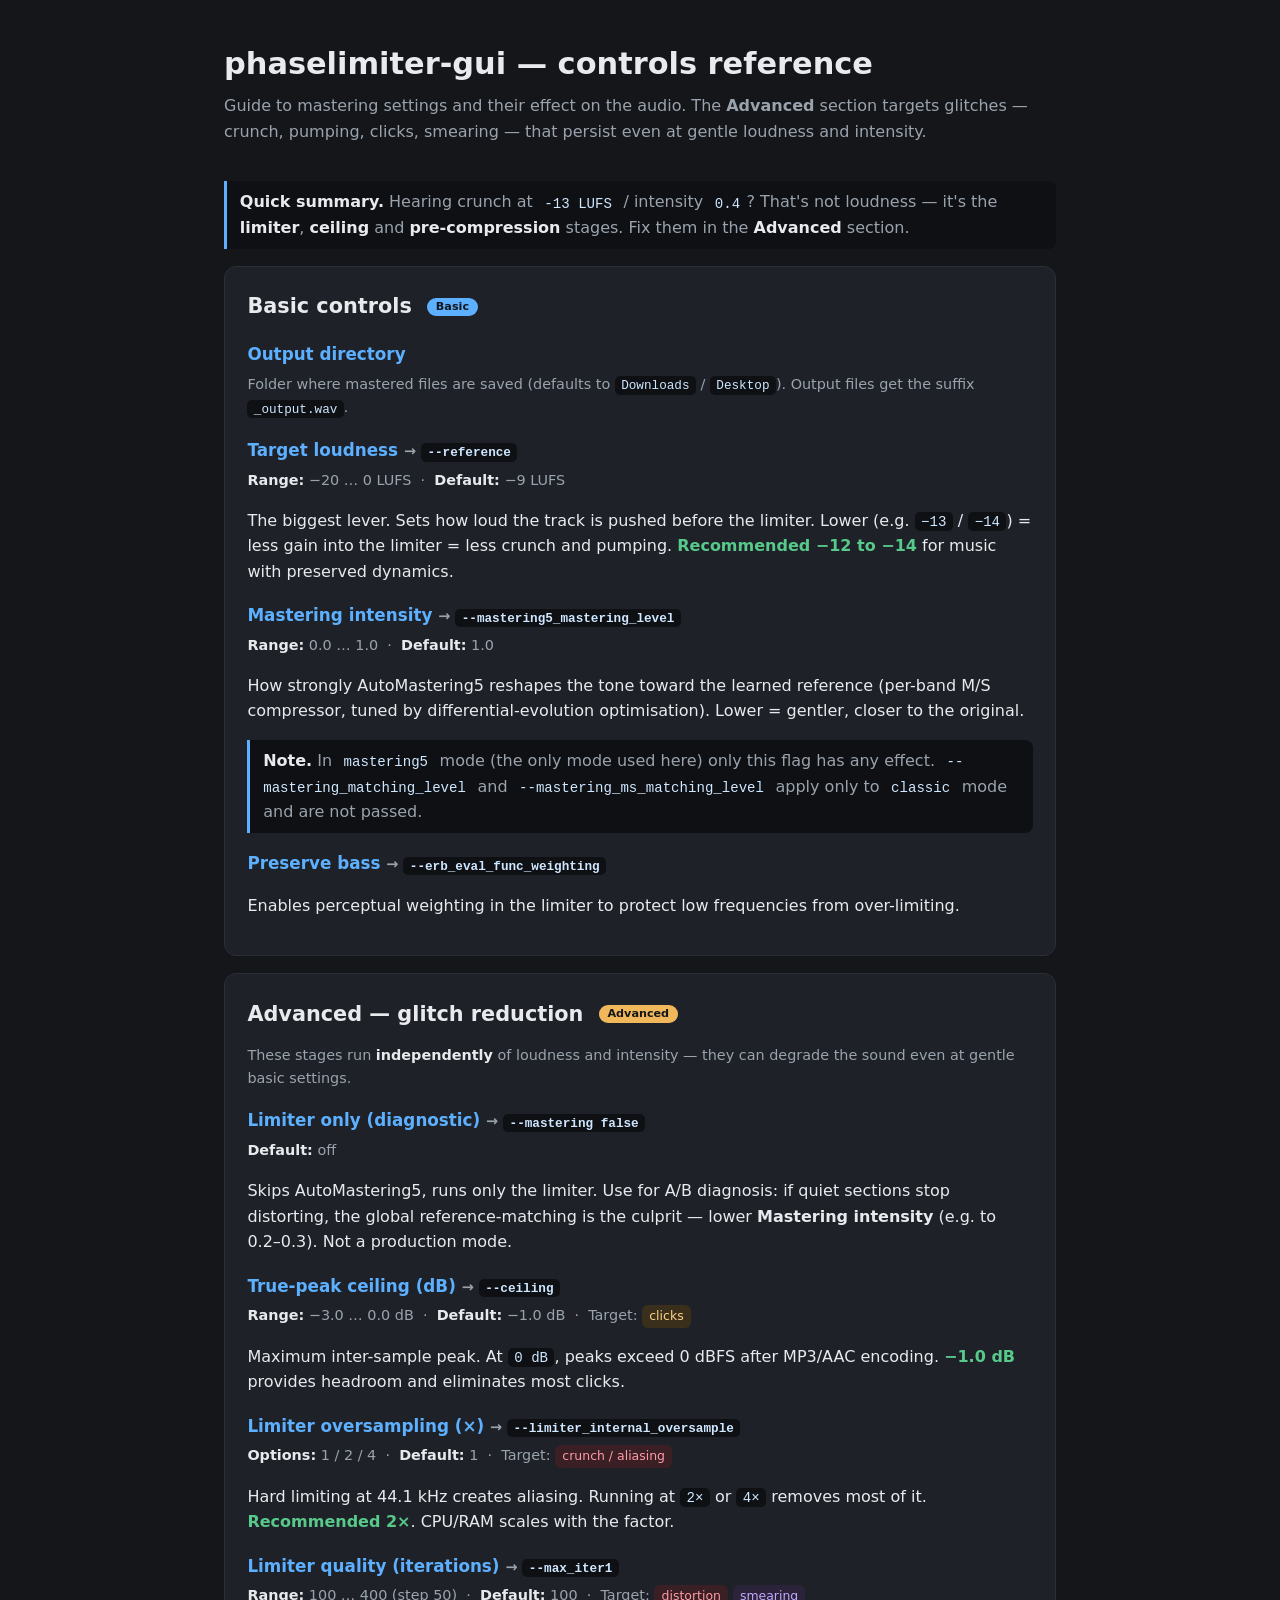
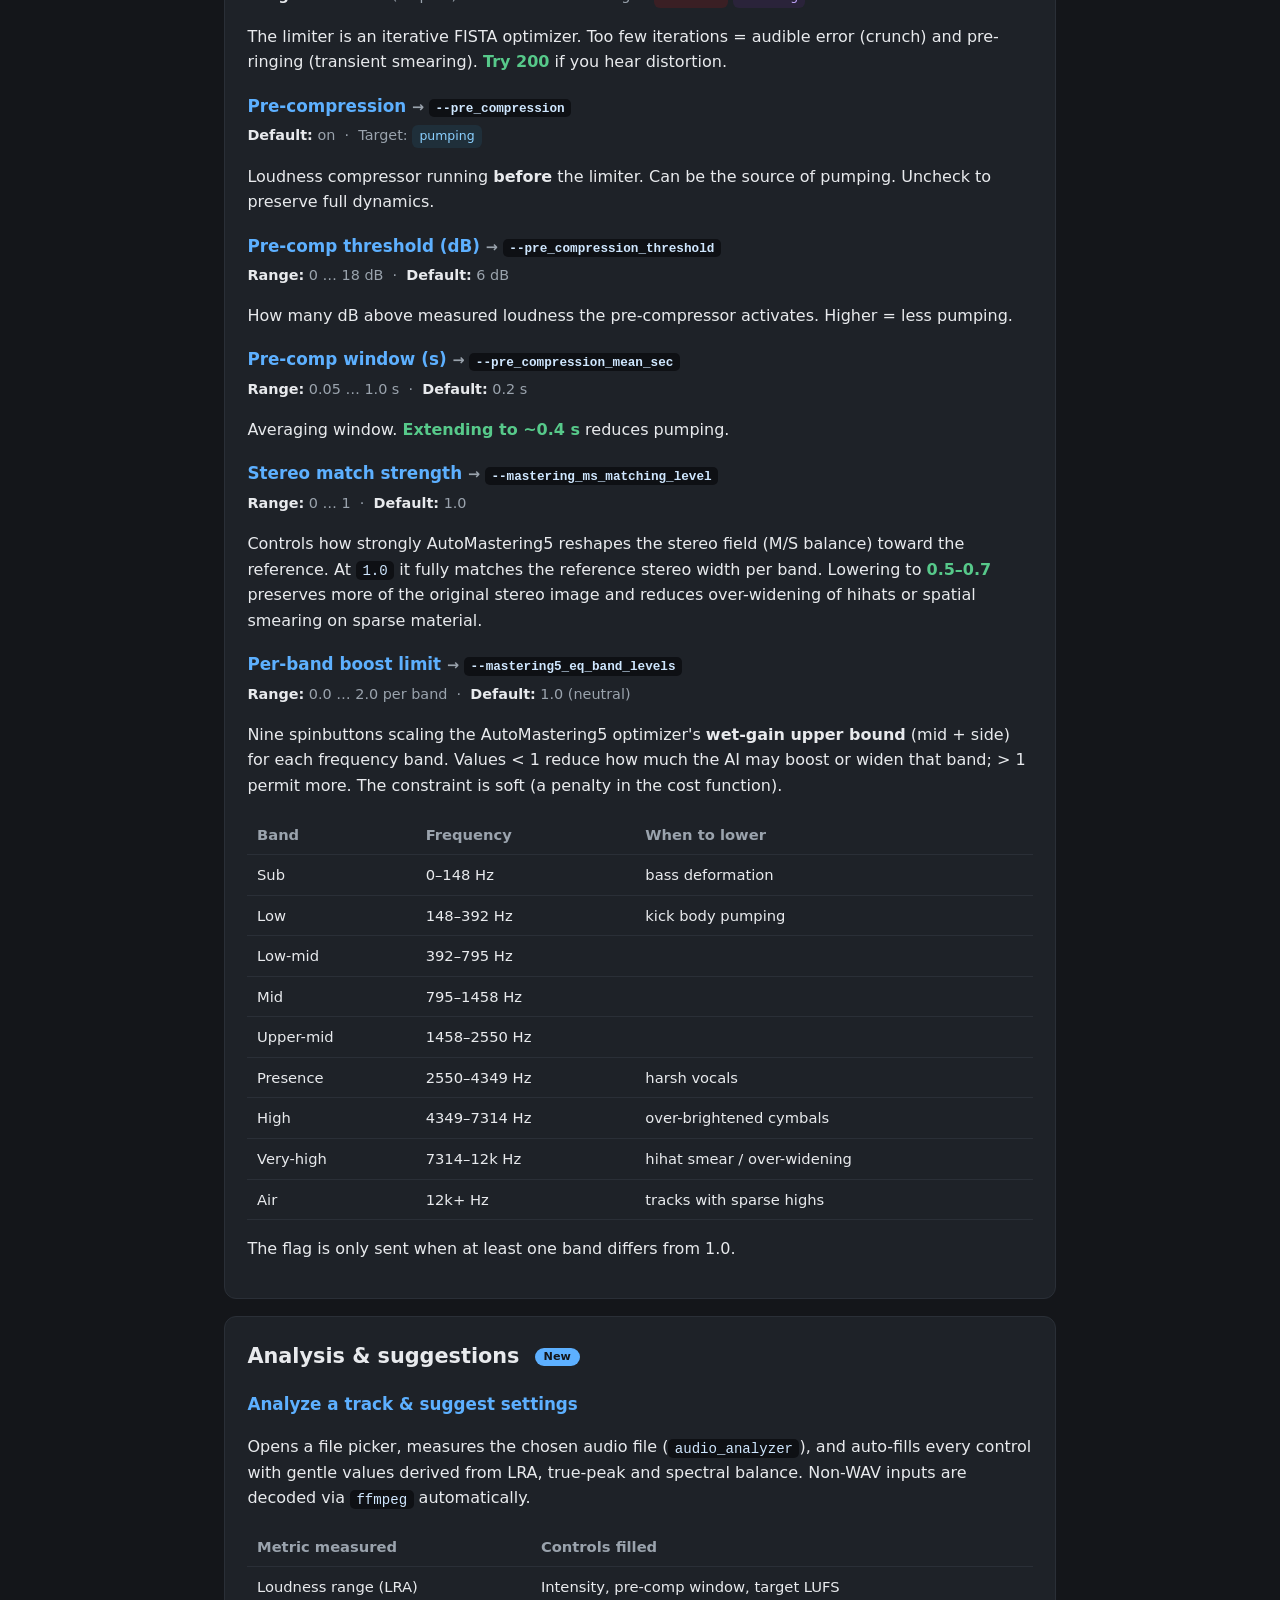
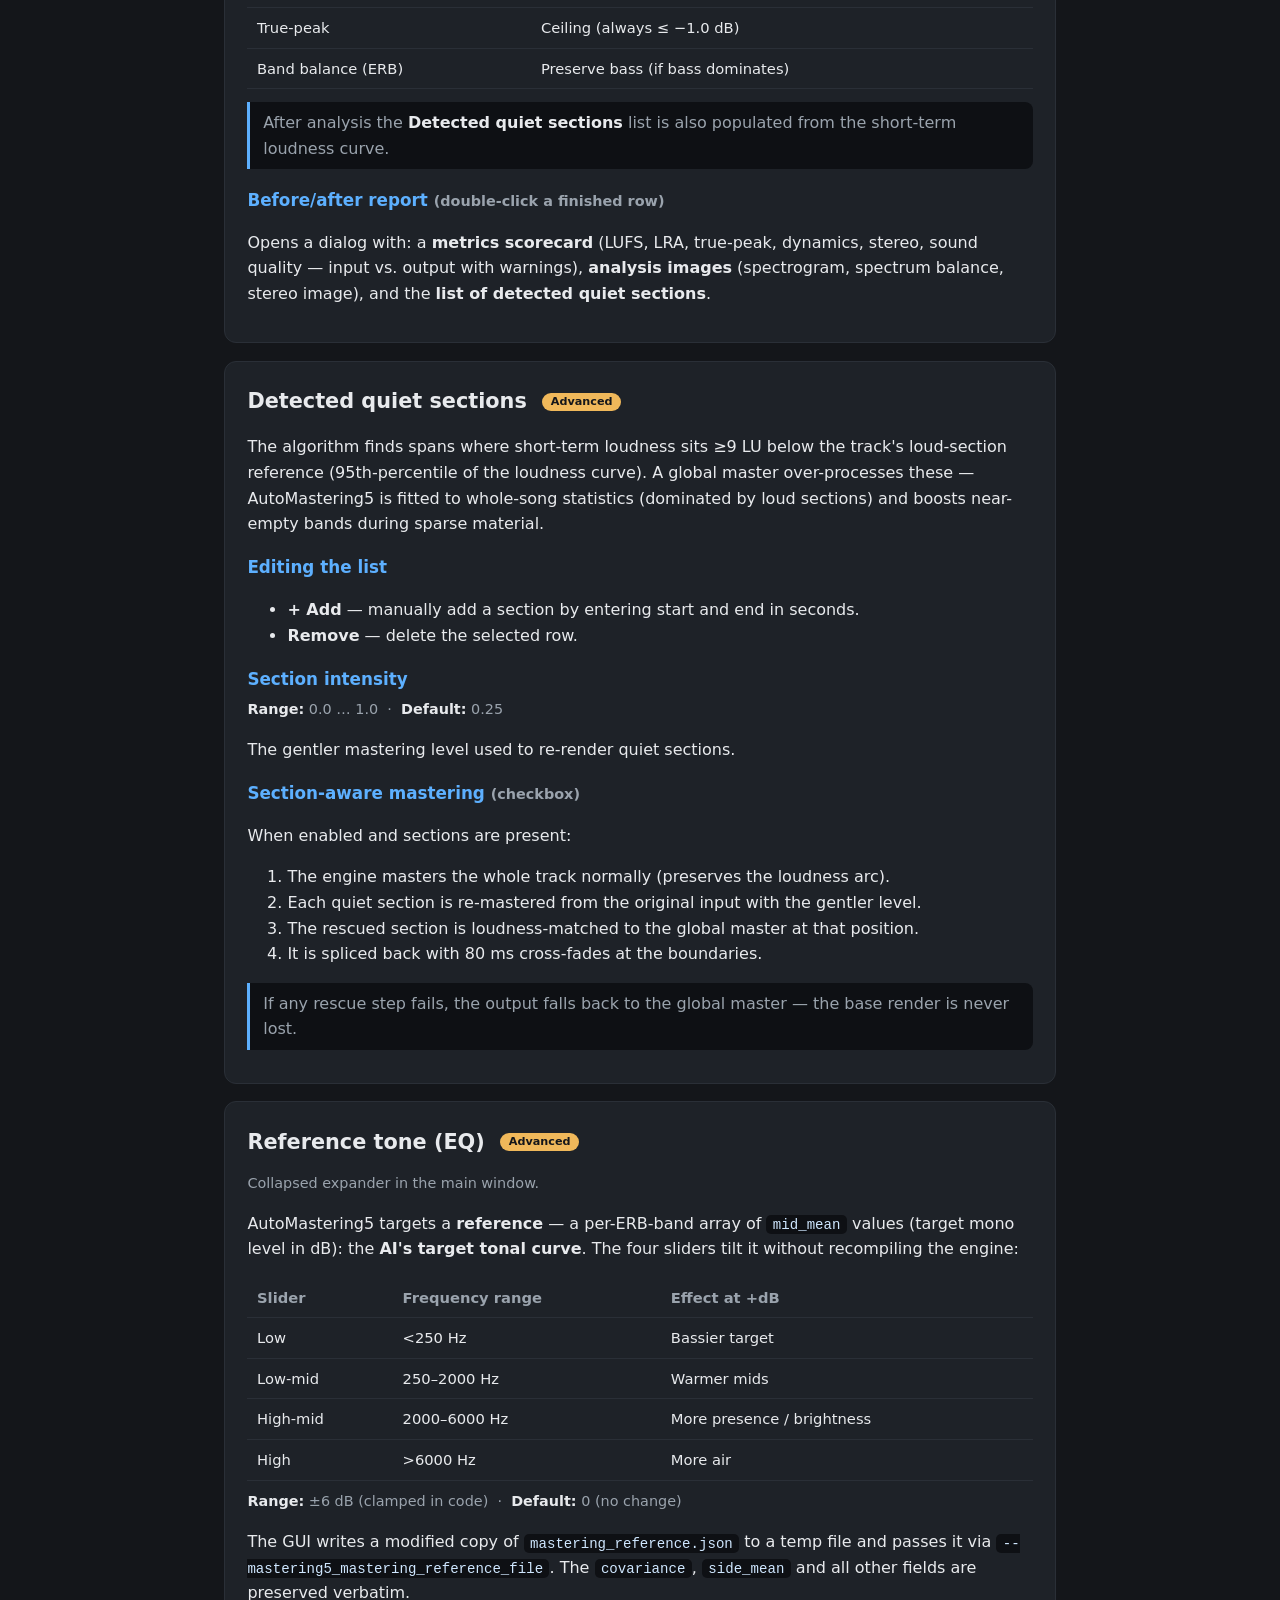
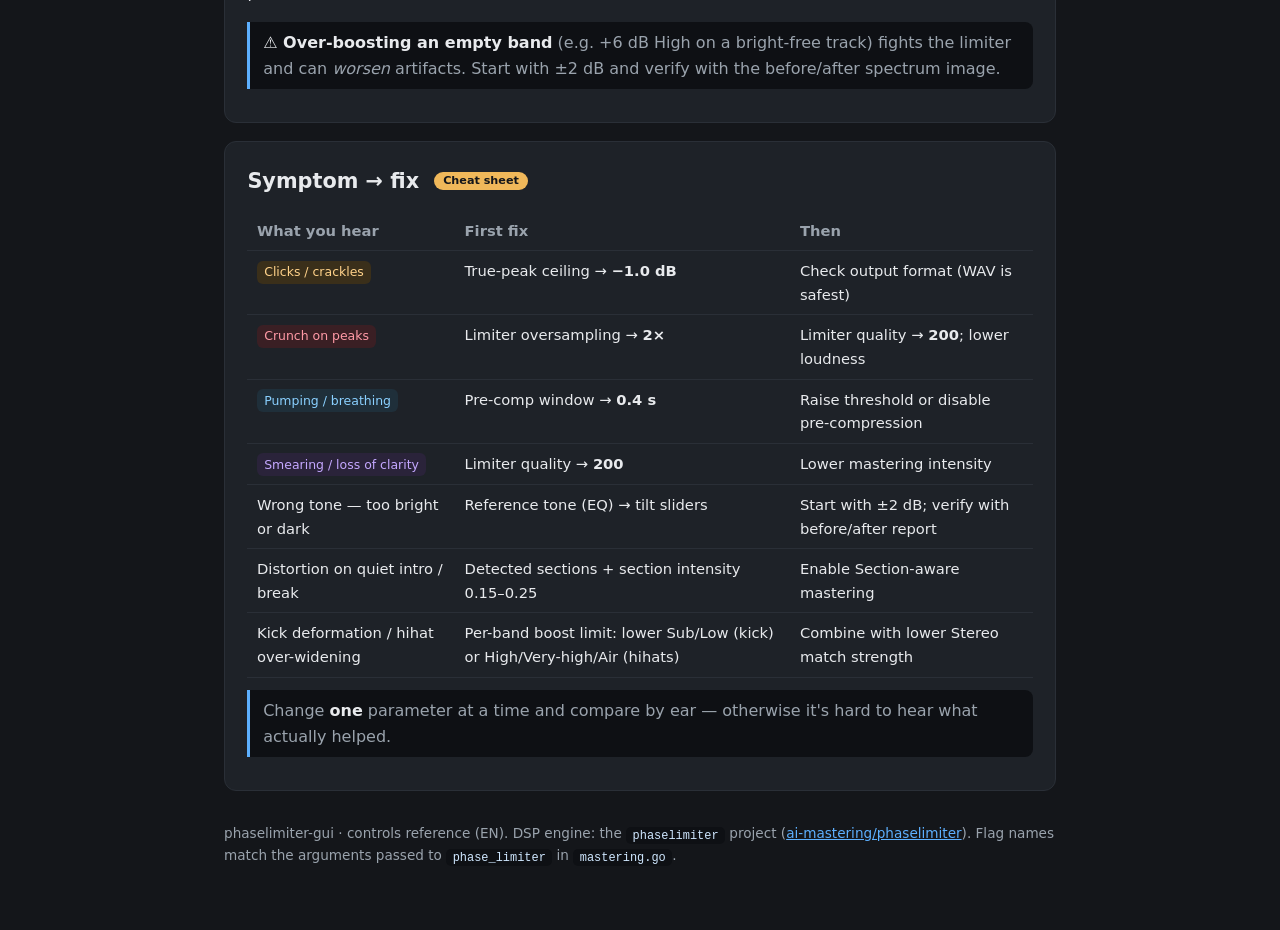
<file: docs/controls-en.html>
<!DOCTYPE html>
<html lang="en">
<head>
<meta charset="utf-8">
<meta name="viewport" content="width=device-width, initial-scale=1">
<title>phaselimiter-gui — controls reference (EN)</title>
<style>
  :root { --bg:#14161a; --card:#1e2228; --fg:#e8eaed; --muted:#9aa3ad; --accent:#5db0ff; --good:#57c98a; --warn:#f0b85a; }
  * { box-sizing: border-box; }
  body { margin:0; padding:0 0 4rem; background:var(--bg); color:var(--fg);
         font:16px/1.6 system-ui,-apple-system,Segoe UI,Roboto,Arial,sans-serif; }
  header { padding:2.5rem 1.5rem 1.5rem; max-width:880px; margin:0 auto; }
  h1 { margin:0 0 .3rem; font-size:1.9rem; }
  .lead { color:var(--muted); margin:.2rem 0 0; }
  main { max-width:880px; margin:0 auto; padding:0 1.5rem; }
  section { background:var(--card); border:1px solid #2a2f37; border-radius:12px;
            padding:1.25rem 1.4rem; margin:1.1rem 0; }
  h2 { margin:.2rem 0 .8rem; font-size:1.3rem; }
  h2 .tag { font-size:.7rem; font-weight:600; color:var(--bg); background:var(--accent);
            border-radius:999px; padding:.15rem .55rem; vertical-align:middle; margin-left:.5rem; }
  h2 .tag.adv { background:var(--warn); }
  h3 { margin:1.1rem 0 .3rem; font-size:1.05rem; color:var(--accent); }
  code { background:#0e1014; color:#cfe7ff; padding:.1rem .4rem; border-radius:5px;
         font-family:ui-monospace,Consolas,Menlo,monospace; font-size:.88em; }
  .meta { color:var(--muted); font-size:.9rem; margin:.15rem 0 .5rem; }
  .meta b { color:var(--fg); }
  table { width:100%; border-collapse:collapse; margin:.6rem 0; font-size:.92rem; }
  th, td { text-align:left; padding:.5rem .6rem; border-bottom:1px solid #2a2f37; vertical-align:top; }
  th { color:var(--muted); font-weight:600; }
  .pill { display:inline-block; font-size:.78rem; border-radius:6px; padding:.1rem .45rem; }
  .pill.crunch { background:#3a1f24; color:#ff9aa6; }
  .pill.clicks { background:#3a2f1a; color:#ffd28a; }
  .pill.pump  { background:#1f2f3a; color:#8ad0ff; }
  .pill.smear { background:#2a233a; color:#c4a8ff; }
  .note { border-left:3px solid var(--accent); padding:.5rem .8rem; margin:.8rem 0;
          background:#0e1014; border-radius:0 8px 8px 0; color:var(--muted); }
  .note b { color:var(--fg); }
  .rec { color:var(--good); font-weight:600; }
  footer { max-width:880px; margin:2rem auto 0; padding:0 1.5rem; color:var(--muted); font-size:.85rem; }
  a { color:var(--accent); }
</style>
</head>
<body>
<header>
  <h1>phaselimiter-gui — controls reference</h1>
  <p class="lead">Guide to mastering settings and their effect on the audio.
  The <b>Advanced</b> section targets glitches — crunch, pumping, clicks, smearing —
  that persist even at gentle loudness and intensity.</p>
</header>

<main>

  <div class="note">
    <b>Quick summary.</b> Hearing crunch at <code>-13 LUFS</code> / intensity <code>0.4</code>?
    That's not loudness — it's the <b>limiter</b>, <b>ceiling</b> and <b>pre-compression</b> stages.
    Fix them in the <b>Advanced</b> section.
  </div>

  <!-- ============ BASIC ============ -->
  <section>
    <h2>Basic controls <span class="tag">Basic</span></h2>

    <h3>Output directory</h3>
    <p class="meta">Folder where mastered files are saved (defaults to <code>Downloads</code> / <code>Desktop</code>). Output files get the suffix <code>_output.wav</code>.</p>

    <h3>Target loudness <span class="meta">→ <code>--reference</code></span></h3>
    <p class="meta"><b>Range:</b> −20 … 0 LUFS &nbsp;·&nbsp; <b>Default:</b> −9 LUFS</p>
    <p>The biggest lever. Sets how loud the track is pushed before the limiter. Lower (e.g.
    <code>−13</code> / <code>−14</code>) = less gain into the limiter = less crunch and pumping.
    <span class="rec">Recommended −12 to −14</span> for music with preserved dynamics.</p>

    <h3>Mastering intensity <span class="meta">→ <code>--mastering5_mastering_level</code></span></h3>
    <p class="meta"><b>Range:</b> 0.0 … 1.0 &nbsp;·&nbsp; <b>Default:</b> 1.0</p>
    <p>How strongly AutoMastering5 reshapes the tone toward the learned reference
    (per-band M/S compressor, tuned by differential-evolution optimisation).
    Lower = gentler, closer to the original.</p>
    <div class="note"><b>Note.</b> In <code>mastering5</code> mode (the only mode used here) only this
    flag has any effect. <code>--mastering_matching_level</code> and
    <code>--mastering_ms_matching_level</code> apply only to <code>classic</code> mode and are not passed.</div>

    <h3>Preserve bass <span class="meta">→ <code>--erb_eval_func_weighting</code></span></h3>
    <p>Enables perceptual weighting in the limiter to protect low frequencies from over-limiting.</p>
  </section>

  <!-- ============ ADVANCED ============ -->
  <section>
    <h2>Advanced — glitch reduction <span class="tag adv">Advanced</span></h2>
    <p class="meta">These stages run <b>independently</b> of loudness and intensity — they can
    degrade the sound even at gentle basic settings.</p>

    <h3>Limiter only (diagnostic) <span class="meta">→ <code>--mastering false</code></span></h3>
    <p class="meta"><b>Default:</b> off</p>
    <p>Skips AutoMastering5, runs only the limiter. Use for A/B diagnosis: if quiet sections
    stop distorting, the global reference-matching is the culprit — lower
    <b>Mastering intensity</b> (e.g. to 0.2–0.3). Not a production mode.</p>

    <h3>True-peak ceiling (dB) <span class="meta">→ <code>--ceiling</code></span></h3>
    <p class="meta"><b>Range:</b> −3.0 … 0.0 dB &nbsp;·&nbsp; <b>Default:</b> −1.0 dB
    &nbsp;·&nbsp; Target: <span class="pill clicks">clicks</span></p>
    <p>Maximum inter-sample peak. At <code>0 dB</code>, peaks exceed 0 dBFS after MP3/AAC encoding.
    <span class="rec">−1.0 dB</span> provides headroom and eliminates most clicks.</p>

    <h3>Limiter oversampling (×) <span class="meta">→ <code>--limiter_internal_oversample</code></span></h3>
    <p class="meta"><b>Options:</b> 1 / 2 / 4 &nbsp;·&nbsp; <b>Default:</b> 1
    &nbsp;·&nbsp; Target: <span class="pill crunch">crunch / aliasing</span></p>
    <p>Hard limiting at 44.1 kHz creates aliasing. Running at <code>2×</code> or <code>4×</code>
    removes most of it. <span class="rec">Recommended 2×</span>. CPU/RAM scales with the factor.</p>

    <h3>Limiter quality (iterations) <span class="meta">→ <code>--max_iter1</code></span></h3>
    <p class="meta"><b>Range:</b> 100 … 400 (step 50) &nbsp;·&nbsp; <b>Default:</b> 100
    &nbsp;·&nbsp; Target: <span class="pill crunch">distortion</span> <span class="pill smear">smearing</span></p>
    <p>The limiter is an iterative FISTA optimizer. Too few iterations = audible error (crunch)
    and pre-ringing (transient smearing). <span class="rec">Try 200</span> if you hear distortion.</p>

    <h3>Pre-compression <span class="meta">→ <code>--pre_compression</code></span></h3>
    <p class="meta"><b>Default:</b> on &nbsp;·&nbsp; Target: <span class="pill pump">pumping</span></p>
    <p>Loudness compressor running <b>before</b> the limiter. Can be the source of pumping.
    Uncheck to preserve full dynamics.</p>

    <h3>Pre-comp threshold (dB) <span class="meta">→ <code>--pre_compression_threshold</code></span></h3>
    <p class="meta"><b>Range:</b> 0 … 18 dB &nbsp;·&nbsp; <b>Default:</b> 6 dB</p>
    <p>How many dB above measured loudness the pre-compressor activates. Higher = less pumping.</p>

    <h3>Pre-comp window (s) <span class="meta">→ <code>--pre_compression_mean_sec</code></span></h3>
    <p class="meta"><b>Range:</b> 0.05 … 1.0 s &nbsp;·&nbsp; <b>Default:</b> 0.2 s</p>
    <p>Averaging window. <span class="rec">Extending to ~0.4 s</span> reduces pumping.</p>

    <h3>Stereo match strength <span class="meta">→ <code>--mastering_ms_matching_level</code></span></h3>
    <p class="meta"><b>Range:</b> 0 … 1 &nbsp;·&nbsp; <b>Default:</b> 1.0</p>
    <p>Controls how strongly AutoMastering5 reshapes the stereo field (M/S balance) toward
    the reference. At <code>1.0</code> it fully matches the reference stereo width per band.
    Lowering to <span class="rec">0.5–0.7</span> preserves more of the original stereo image
    and reduces over-widening of hihats or spatial smearing on sparse material.</p>

    <h3>Per-band boost limit <span class="meta">→ <code>--mastering5_eq_band_levels</code></span></h3>
    <p class="meta"><b>Range:</b> 0.0 … 2.0 per band &nbsp;·&nbsp; <b>Default:</b> 1.0 (neutral)</p>
    <p>Nine spinbuttons scaling the AutoMastering5 optimizer's <b>wet-gain upper bound</b>
    (mid + side) for each frequency band. Values &lt; 1 reduce how much the AI may boost or
    widen that band; &gt; 1 permit more. The constraint is soft (a penalty in the cost function).</p>
    <table>
      <thead><tr><th>Band</th><th>Frequency</th><th>When to lower</th></tr></thead>
      <tbody>
        <tr><td>Sub</td><td>0–148 Hz</td><td>bass deformation</td></tr>
        <tr><td>Low</td><td>148–392 Hz</td><td>kick body pumping</td></tr>
        <tr><td>Low-mid</td><td>392–795 Hz</td><td></td></tr>
        <tr><td>Mid</td><td>795–1458 Hz</td><td></td></tr>
        <tr><td>Upper-mid</td><td>1458–2550 Hz</td><td></td></tr>
        <tr><td>Presence</td><td>2550–4349 Hz</td><td>harsh vocals</td></tr>
        <tr><td>High</td><td>4349–7314 Hz</td><td>over-brightened cymbals</td></tr>
        <tr><td>Very-high</td><td>7314–12k Hz</td><td>hihat smear / over-widening</td></tr>
        <tr><td>Air</td><td>12k+ Hz</td><td>tracks with sparse highs</td></tr>
      </tbody>
    </table>
    <p>The flag is only sent when at least one band differs from 1.0.</p>
  </section>

  <!-- ============ ANALYSIS ============ -->
  <section>
    <h2>Analysis &amp; suggestions <span class="tag">New</span></h2>

    <h3>Analyze a track &amp; suggest settings</h3>
    <p>Opens a file picker, measures the chosen audio file (<code>audio_analyzer</code>), and
    auto-fills every control with gentle values derived from LRA, true-peak and spectral balance.
    Non-WAV inputs are decoded via <code>ffmpeg</code> automatically.</p>
    <table>
      <thead><tr><th>Metric measured</th><th>Controls filled</th></tr></thead>
      <tbody>
        <tr><td>Loudness range (LRA)</td><td>Intensity, pre-comp window, target LUFS</td></tr>
        <tr><td>True-peak</td><td>Ceiling (always ≤ −1.0 dB)</td></tr>
        <tr><td>Band balance (ERB)</td><td>Preserve bass (if bass dominates)</td></tr>
      </tbody>
    </table>
    <div class="note">After analysis the <b>Detected quiet sections</b> list is also populated
    from the short-term loudness curve.</div>

    <h3>Before/after report <span class="meta">(double-click a finished row)</span></h3>
    <p>Opens a dialog with: a <b>metrics scorecard</b> (LUFS, LRA, true-peak, dynamics, stereo,
    sound quality — input vs. output with warnings), <b>analysis images</b> (spectrogram, spectrum
    balance, stereo image), and the <b>list of detected quiet sections</b>.</p>
  </section>

  <!-- ============ SECTIONS ============ -->
  <section>
    <h2>Detected quiet sections <span class="tag adv">Advanced</span></h2>
    <p>The algorithm finds spans where short-term loudness sits ≥9 LU below the track's loud-section
    reference (95th-percentile of the loudness curve). A global master over-processes these —
    AutoMastering5 is fitted to whole-song statistics (dominated by loud sections) and boosts
    near-empty bands during sparse material.</p>

    <h3>Editing the list</h3>
    <ul>
      <li><b>+ Add</b> — manually add a section by entering start and end in seconds.</li>
      <li><b>Remove</b> — delete the selected row.</li>
    </ul>

    <h3>Section intensity</h3>
    <p class="meta"><b>Range:</b> 0.0 … 1.0 &nbsp;·&nbsp; <b>Default:</b> 0.25</p>
    <p>The gentler mastering level used to re-render quiet sections.</p>

    <h3>Section-aware mastering <span class="meta">(checkbox)</span></h3>
    <p>When enabled and sections are present:</p>
    <ol>
      <li>The engine masters the whole track normally (preserves the loudness arc).</li>
      <li>Each quiet section is re-mastered from the original input with the gentler level.</li>
      <li>The rescued section is loudness-matched to the global master at that position.</li>
      <li>It is spliced back with 80 ms cross-fades at the boundaries.</li>
    </ol>
    <div class="note">If any rescue step fails, the output falls back to the global master —
    the base render is never lost.</div>
  </section>

  <!-- ============ REFERENCE EQ ============ -->
  <section>
    <h2>Reference tone (EQ) <span class="tag adv">Advanced</span></h2>
    <p class="meta">Collapsed expander in the main window.</p>
    <p>AutoMastering5 targets a <b>reference</b> — a per-ERB-band array of <code>mid_mean</code>
    values (target mono level in dB): the <b>AI's target tonal curve</b>. The four sliders tilt it
    without recompiling the engine:</p>
    <table>
      <thead><tr><th>Slider</th><th>Frequency range</th><th>Effect at +dB</th></tr></thead>
      <tbody>
        <tr><td>Low</td><td>&lt;250 Hz</td><td>Bassier target</td></tr>
        <tr><td>Low-mid</td><td>250–2000 Hz</td><td>Warmer mids</td></tr>
        <tr><td>High-mid</td><td>2000–6000 Hz</td><td>More presence / brightness</td></tr>
        <tr><td>High</td><td>&gt;6000 Hz</td><td>More air</td></tr>
      </tbody>
    </table>
    <p class="meta"><b>Range:</b> ±6 dB (clamped in code) &nbsp;·&nbsp; <b>Default:</b> 0 (no change)</p>
    <p>The GUI writes a modified copy of <code>mastering_reference.json</code> to a temp file
    and passes it via <code>--mastering5_mastering_reference_file</code>. The <code>covariance</code>,
    <code>side_mean</code> and all other fields are preserved verbatim.</p>
    <div class="note"><b>⚠ Over-boosting an empty band</b> (e.g. +6 dB High on a bright-free track)
    fights the limiter and can <em>worsen</em> artifacts. Start with ±2 dB and verify with the
    before/after spectrum image.</div>
  </section>

  <!-- ============ SYMPTOM TABLE ============ -->
  <section>
    <h2>Symptom → fix <span class="tag adv">Cheat sheet</span></h2>
    <table>
      <thead><tr><th>What you hear</th><th>First fix</th><th>Then</th></tr></thead>
      <tbody>
        <tr>
          <td><span class="pill clicks">Clicks / crackles</span></td>
          <td>True-peak ceiling → <b>−1.0 dB</b></td>
          <td>Check output format (WAV is safest)</td>
        </tr>
        <tr>
          <td><span class="pill crunch">Crunch on peaks</span></td>
          <td>Limiter oversampling → <b>2×</b></td>
          <td>Limiter quality → <b>200</b>; lower loudness</td>
        </tr>
        <tr>
          <td><span class="pill pump">Pumping / breathing</span></td>
          <td>Pre-comp window → <b>0.4 s</b></td>
          <td>Raise threshold or disable pre-compression</td>
        </tr>
        <tr>
          <td><span class="pill smear">Smearing / loss of clarity</span></td>
          <td>Limiter quality → <b>200</b></td>
          <td>Lower mastering intensity</td>
        </tr>
        <tr>
          <td>Wrong tone — too bright or dark</td>
          <td>Reference tone (EQ) → tilt sliders</td>
          <td>Start with ±2 dB; verify with before/after report</td>
        </tr>
        <tr>
          <td>Distortion on quiet intro / break</td>
          <td>Detected sections + section intensity 0.15–0.25</td>
          <td>Enable Section-aware mastering</td>
        </tr>
        <tr>
          <td>Kick deformation / hihat over-widening</td>
          <td>Per-band boost limit: lower Sub/Low (kick) or High/Very-high/Air (hihats)</td>
          <td>Combine with lower Stereo match strength</td>
        </tr>
      </tbody>
    </table>
    <div class="note">Change <b>one</b> parameter at a time and compare by ear —
    otherwise it's hard to hear what actually helped.</div>
  </section>

</main>

<footer>
  phaselimiter-gui · controls reference (EN). DSP engine: the
  <code>phaselimiter</code> project (<a href="https://github.com/ai-mastering/phaselimiter">ai-mastering/phaselimiter</a>).
  Flag names match the arguments passed to <code>phase_limiter</code> in
  <code>mastering.go</code>.
</footer>

</body>
</html>
</file>
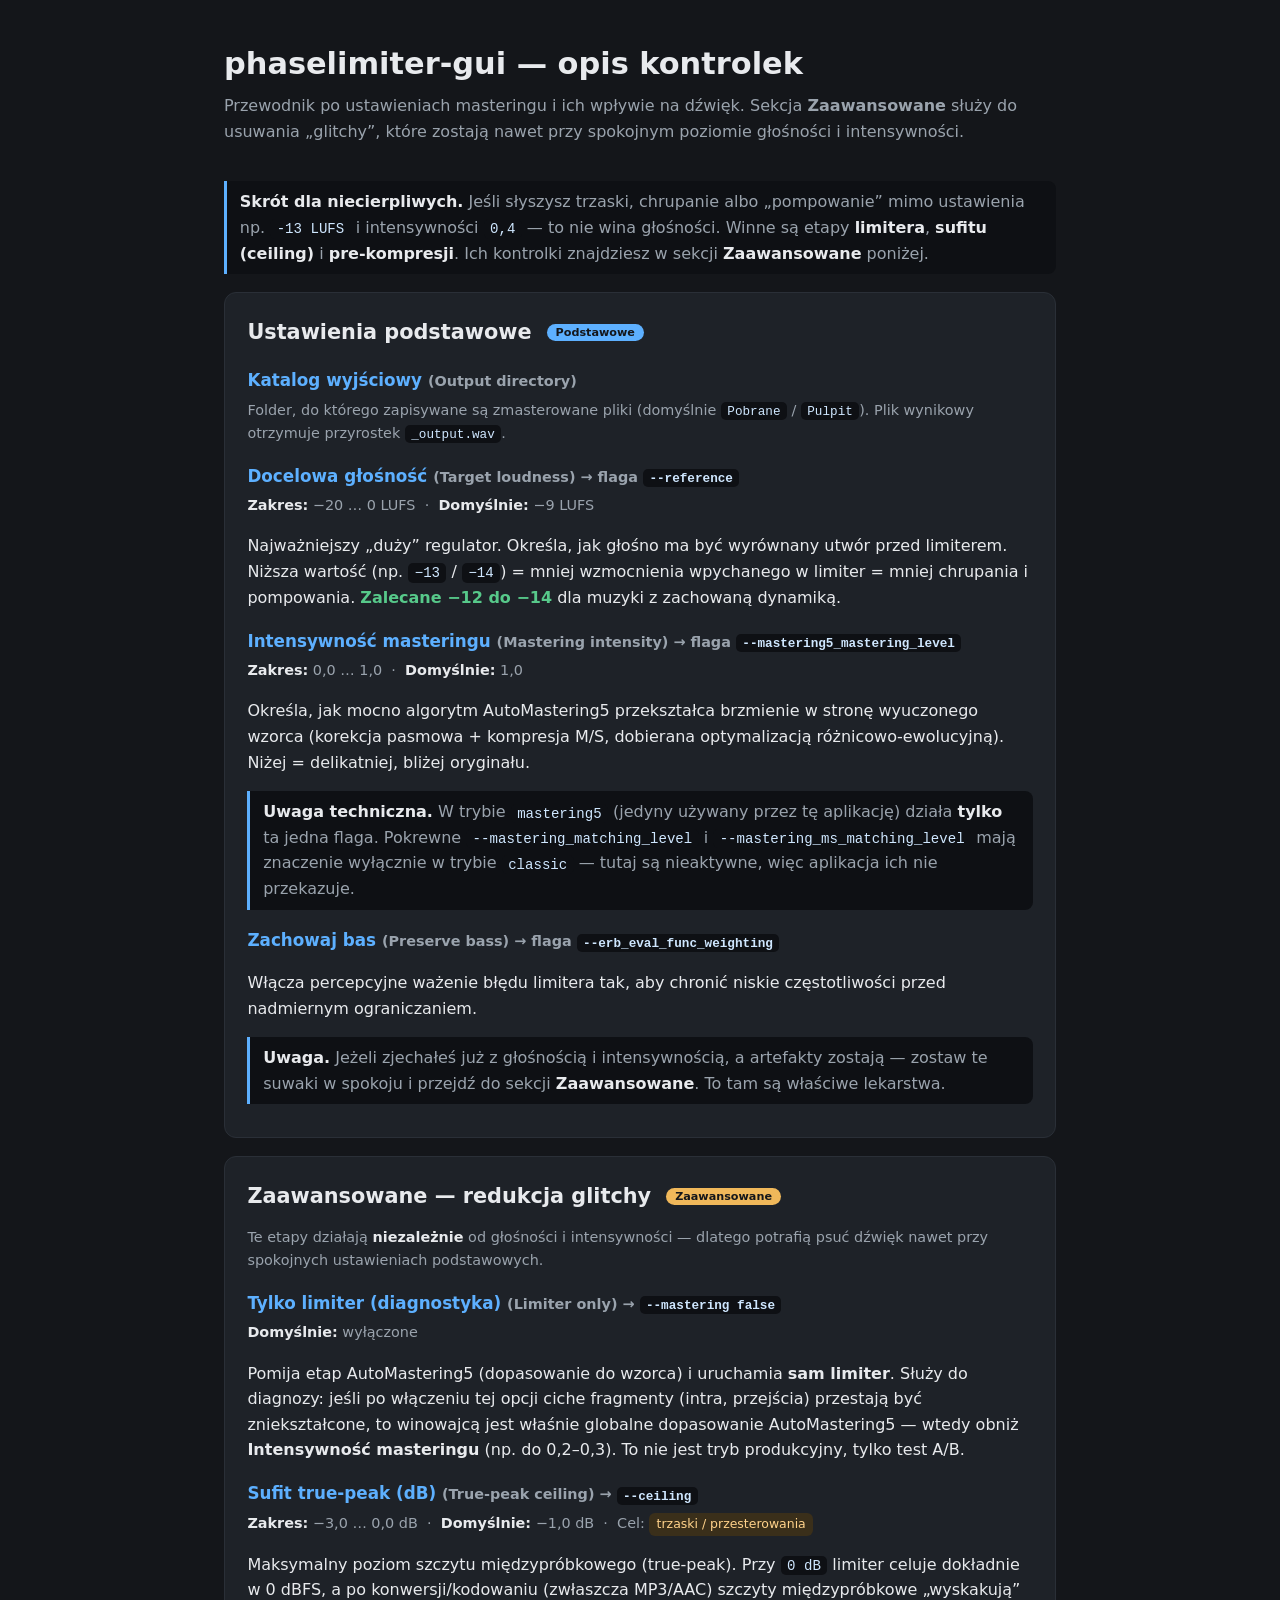
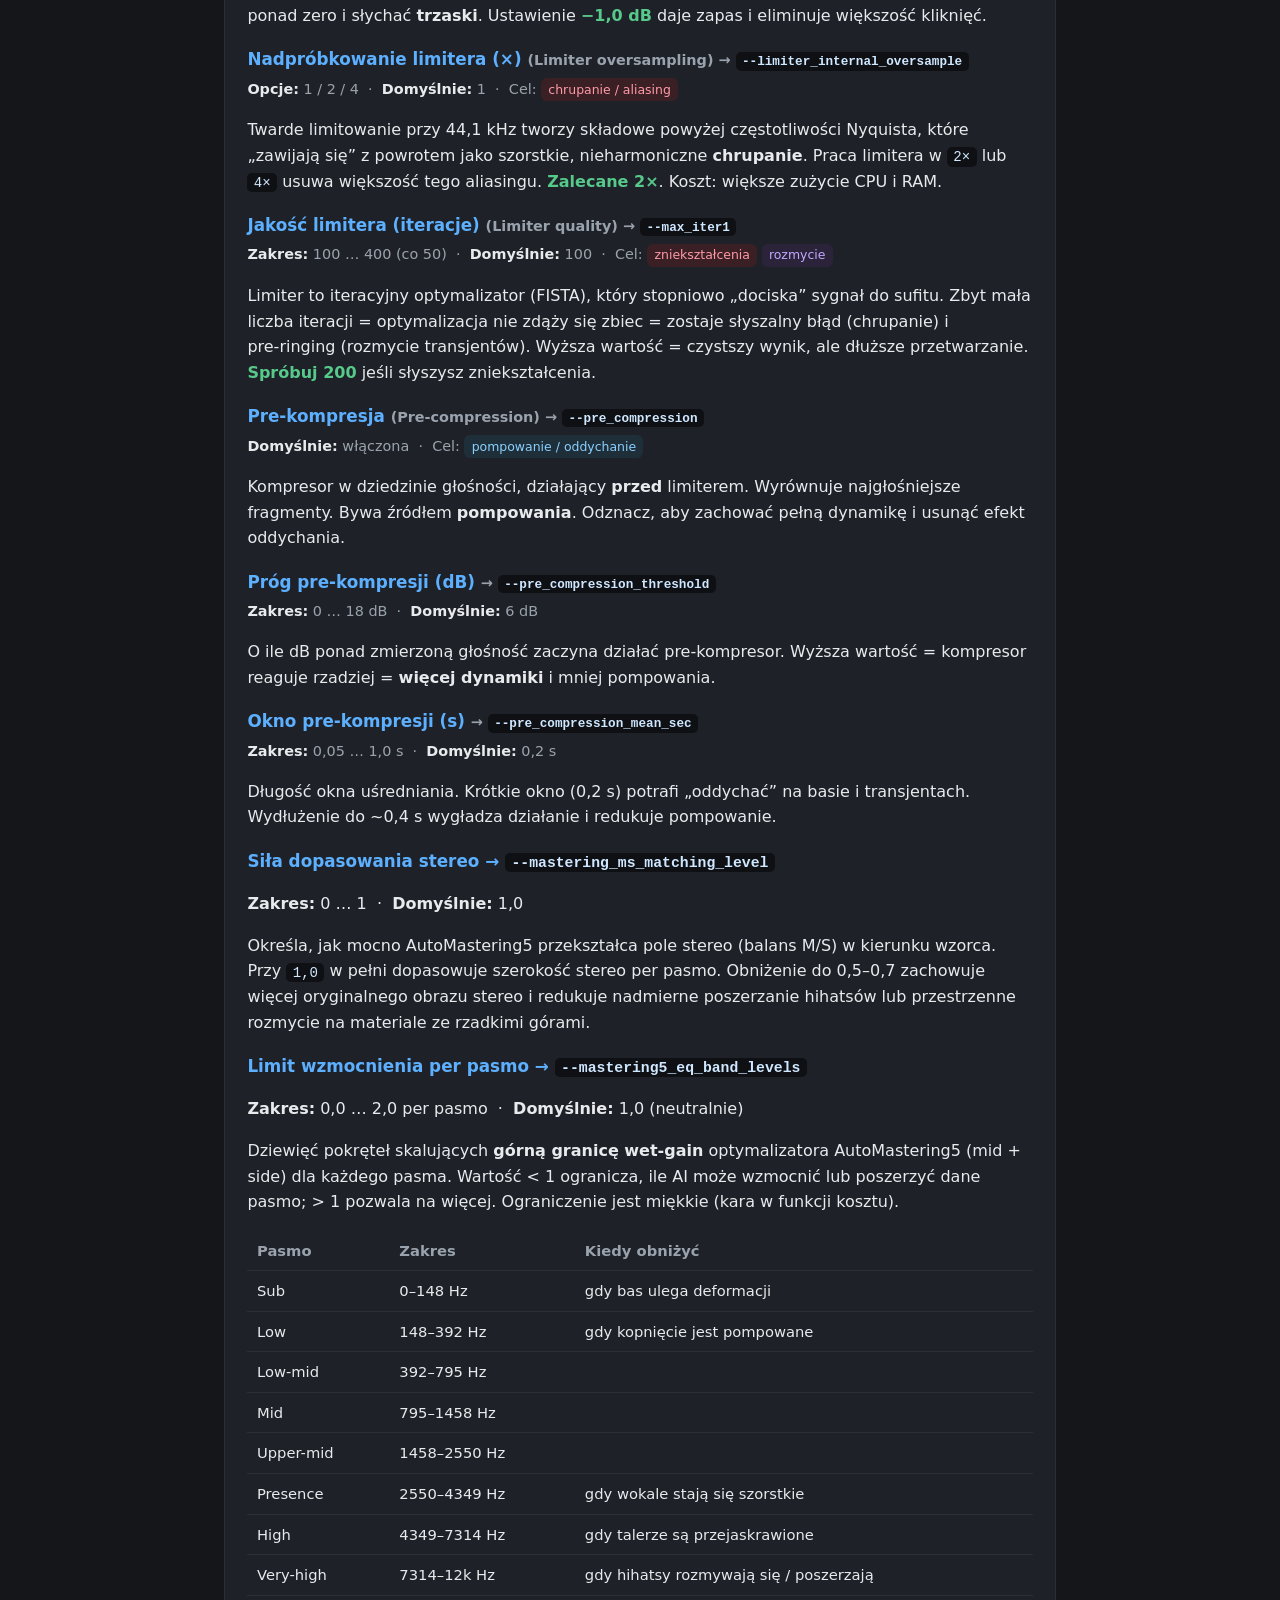
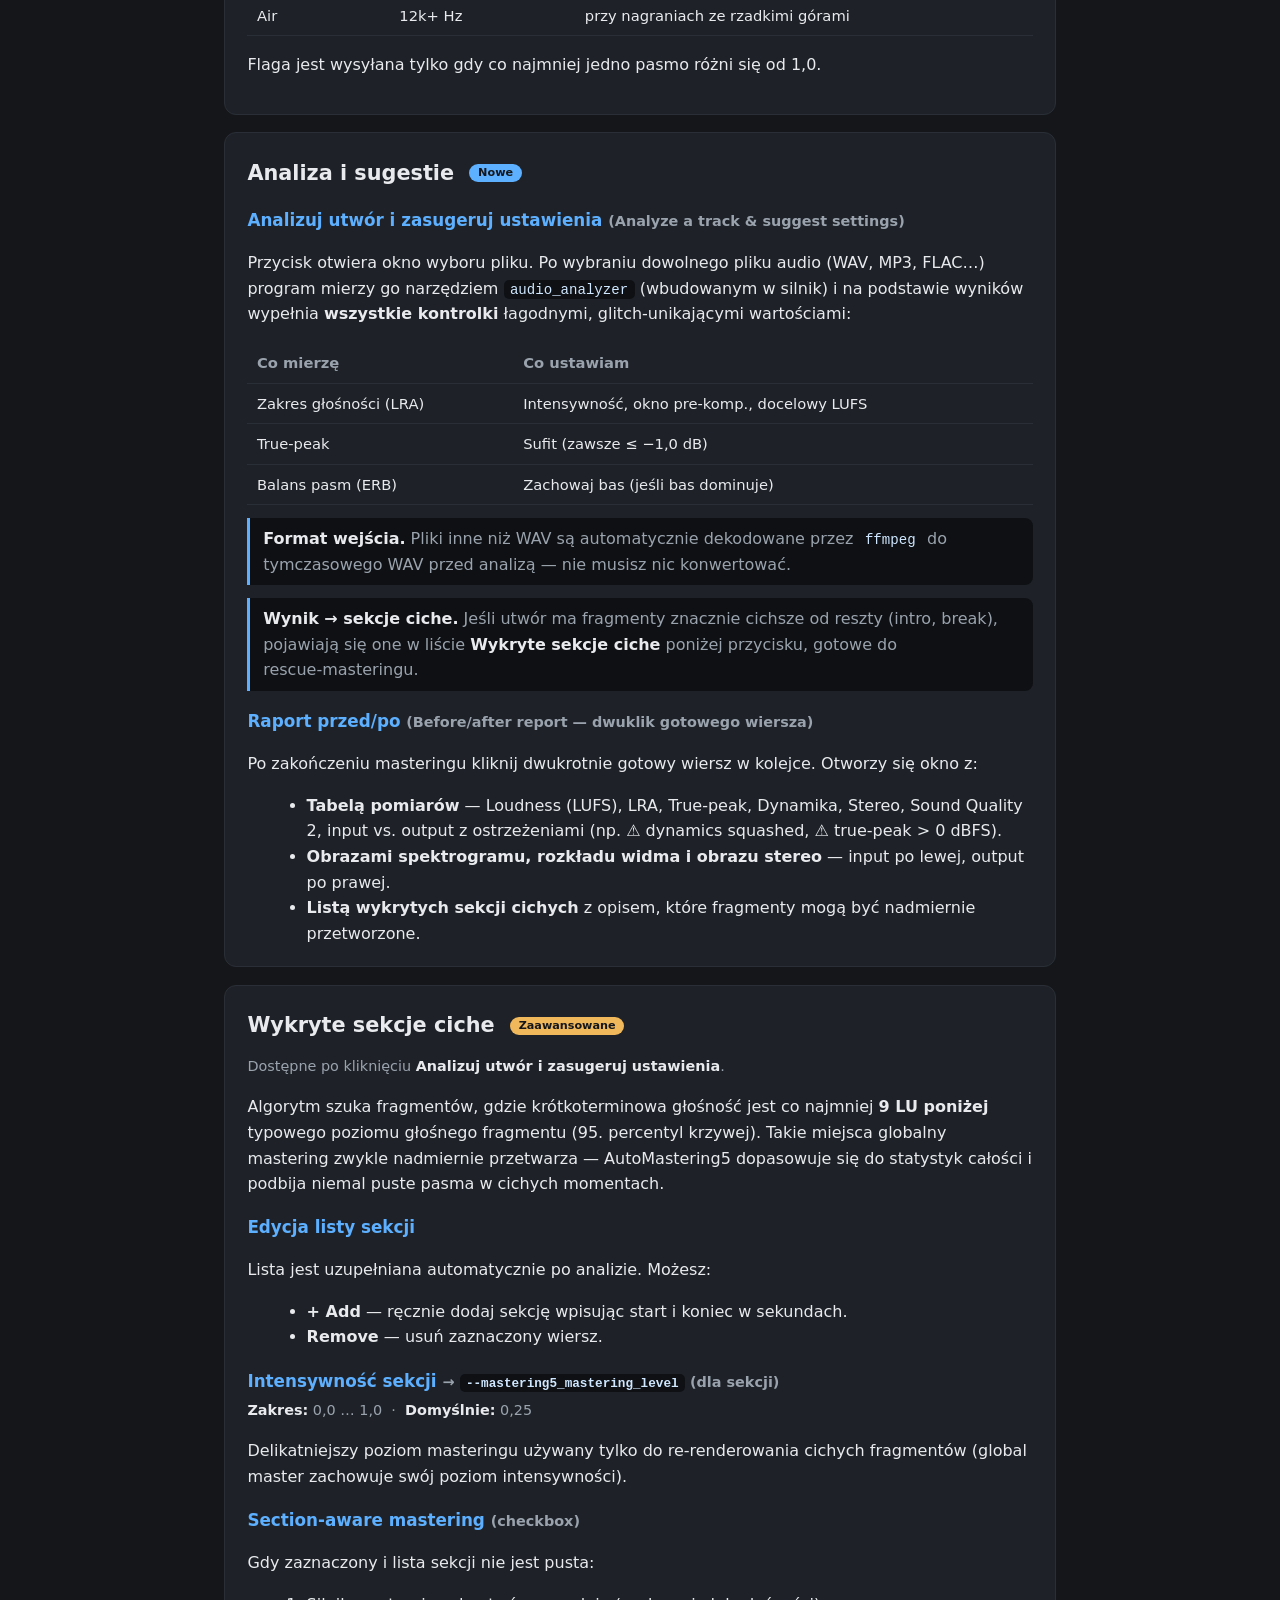
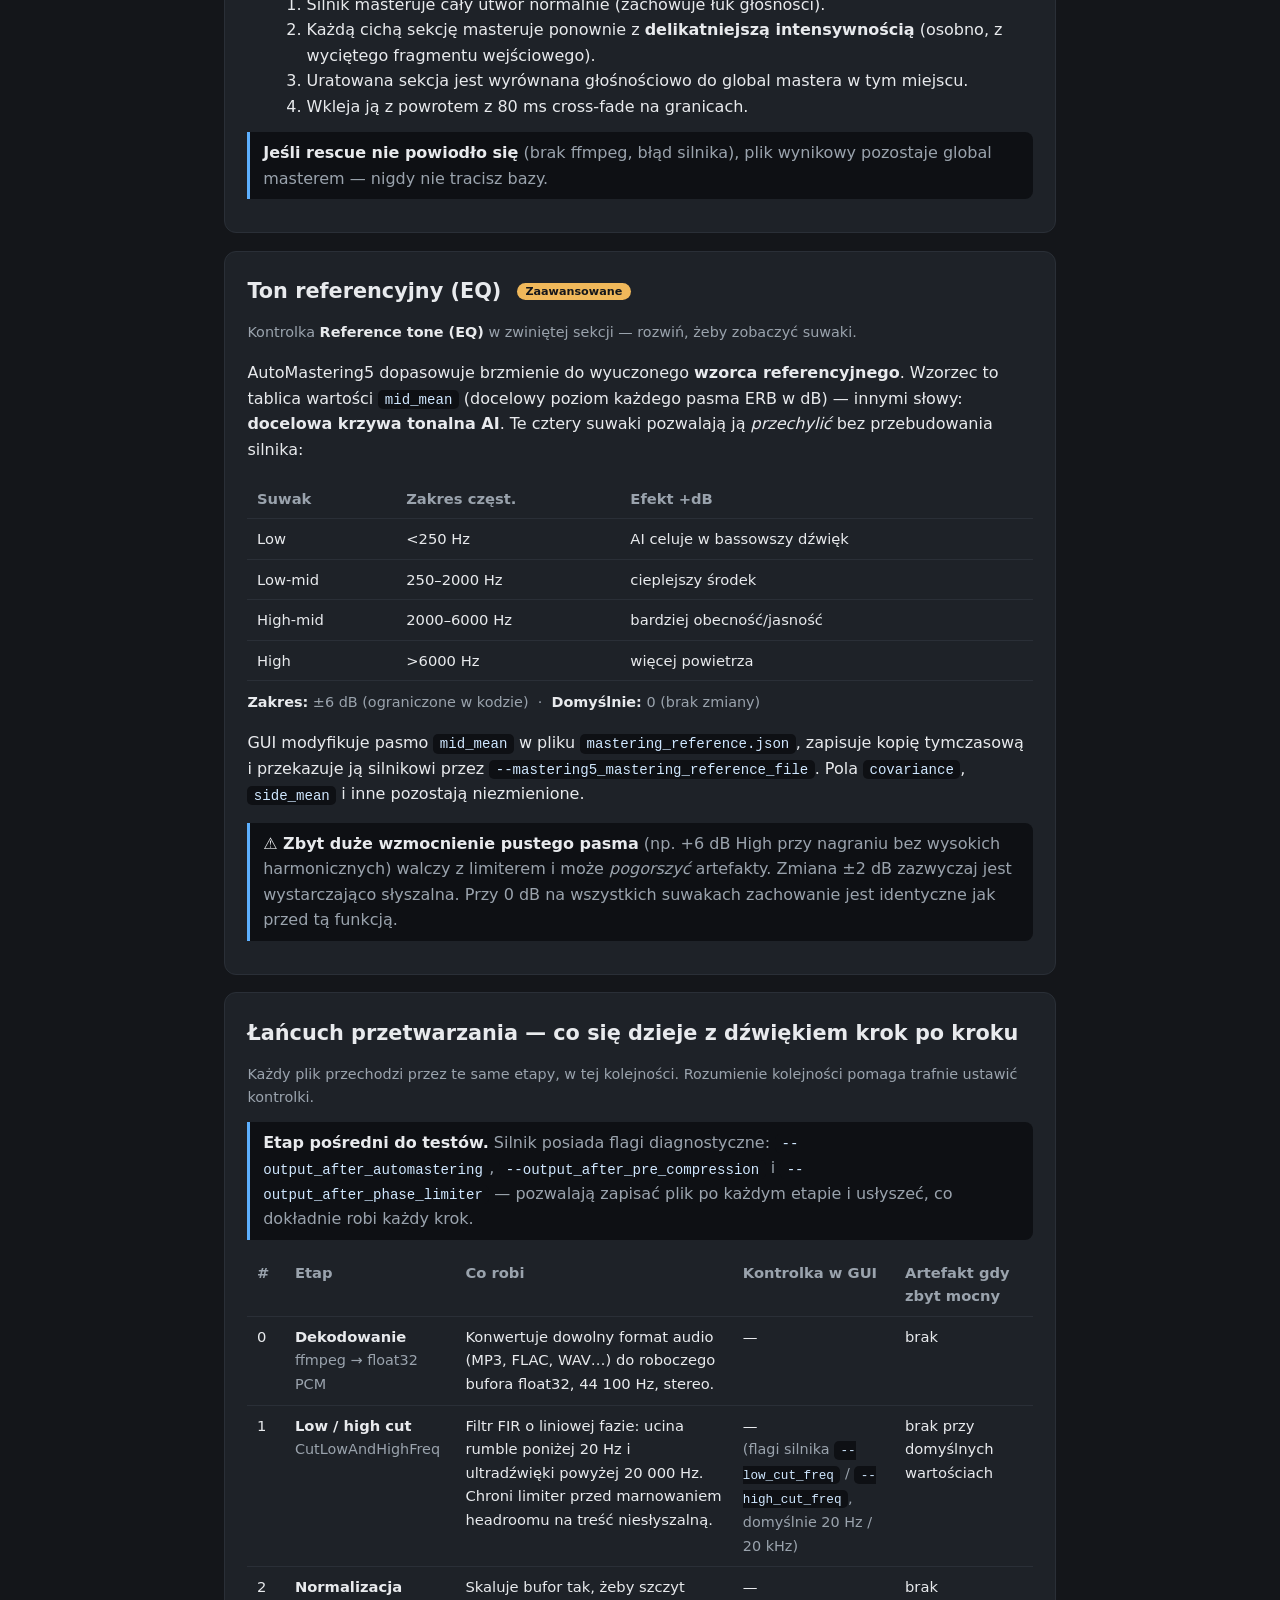
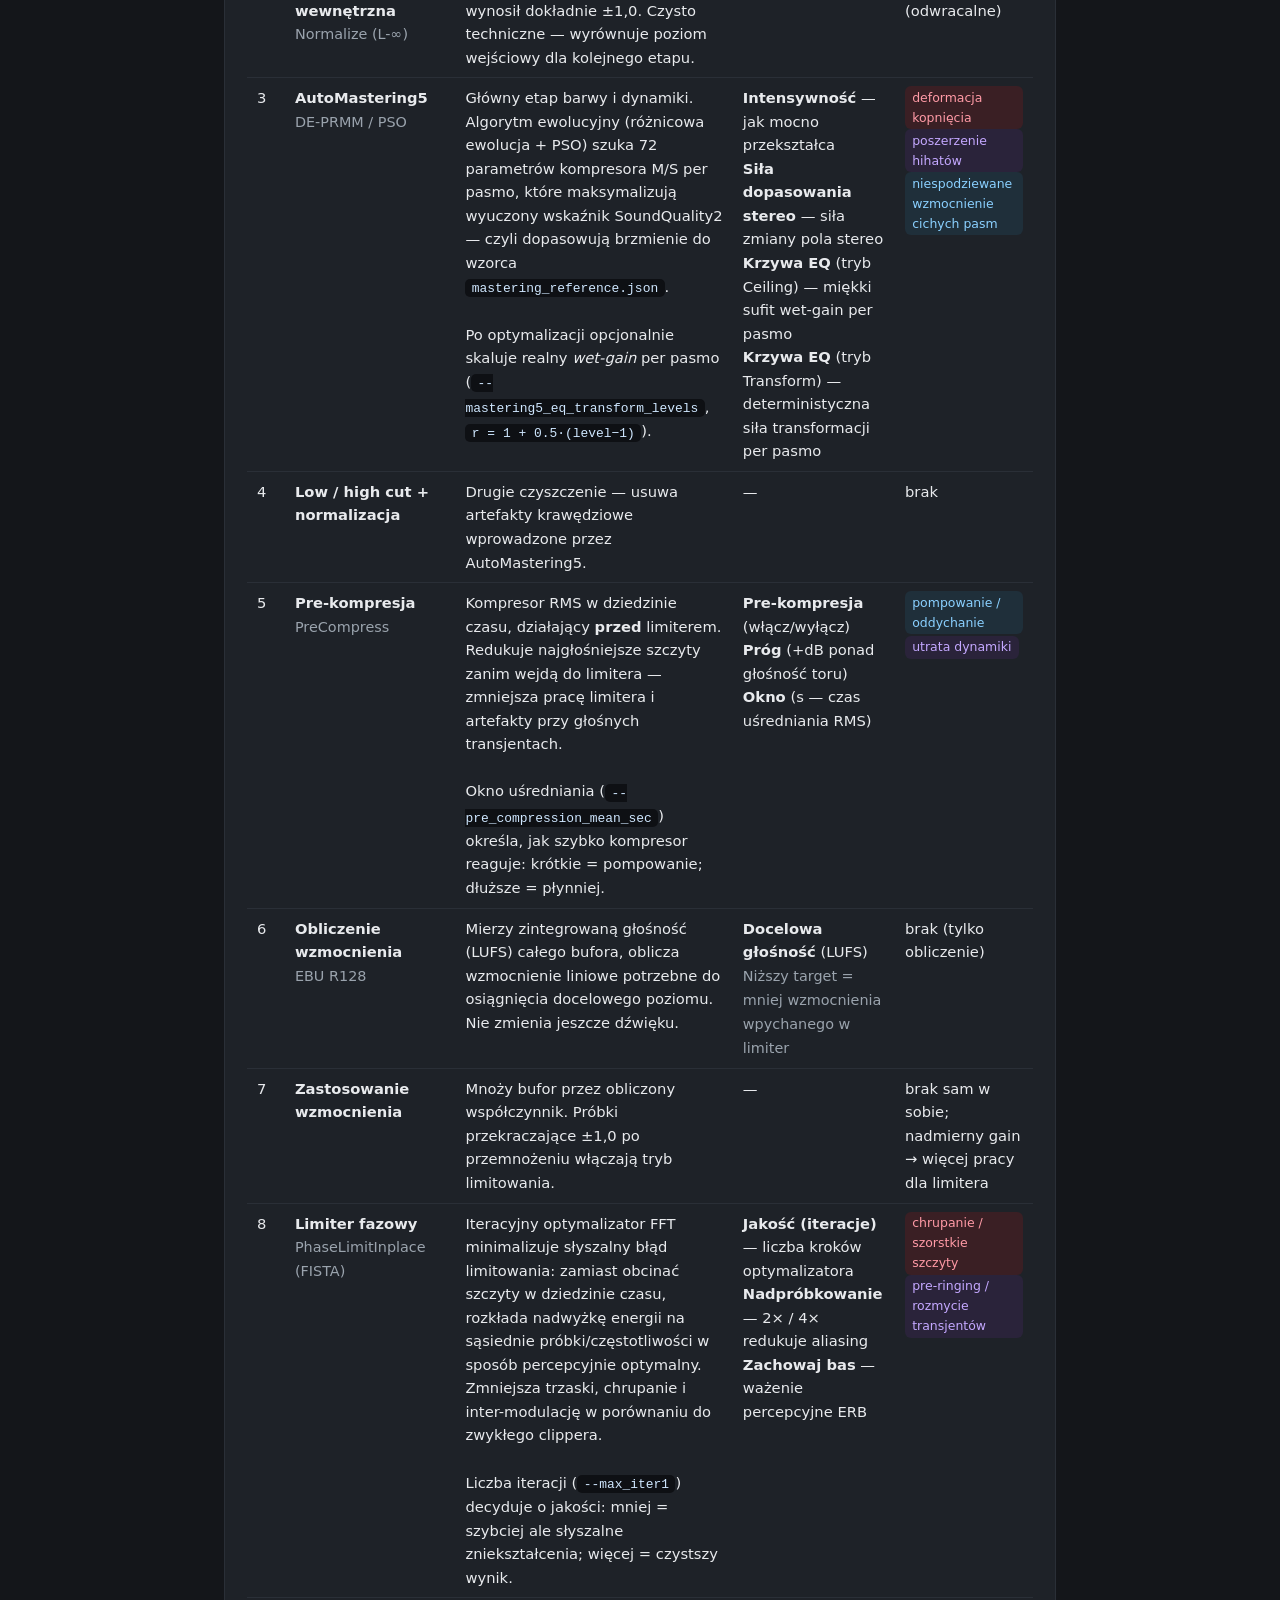
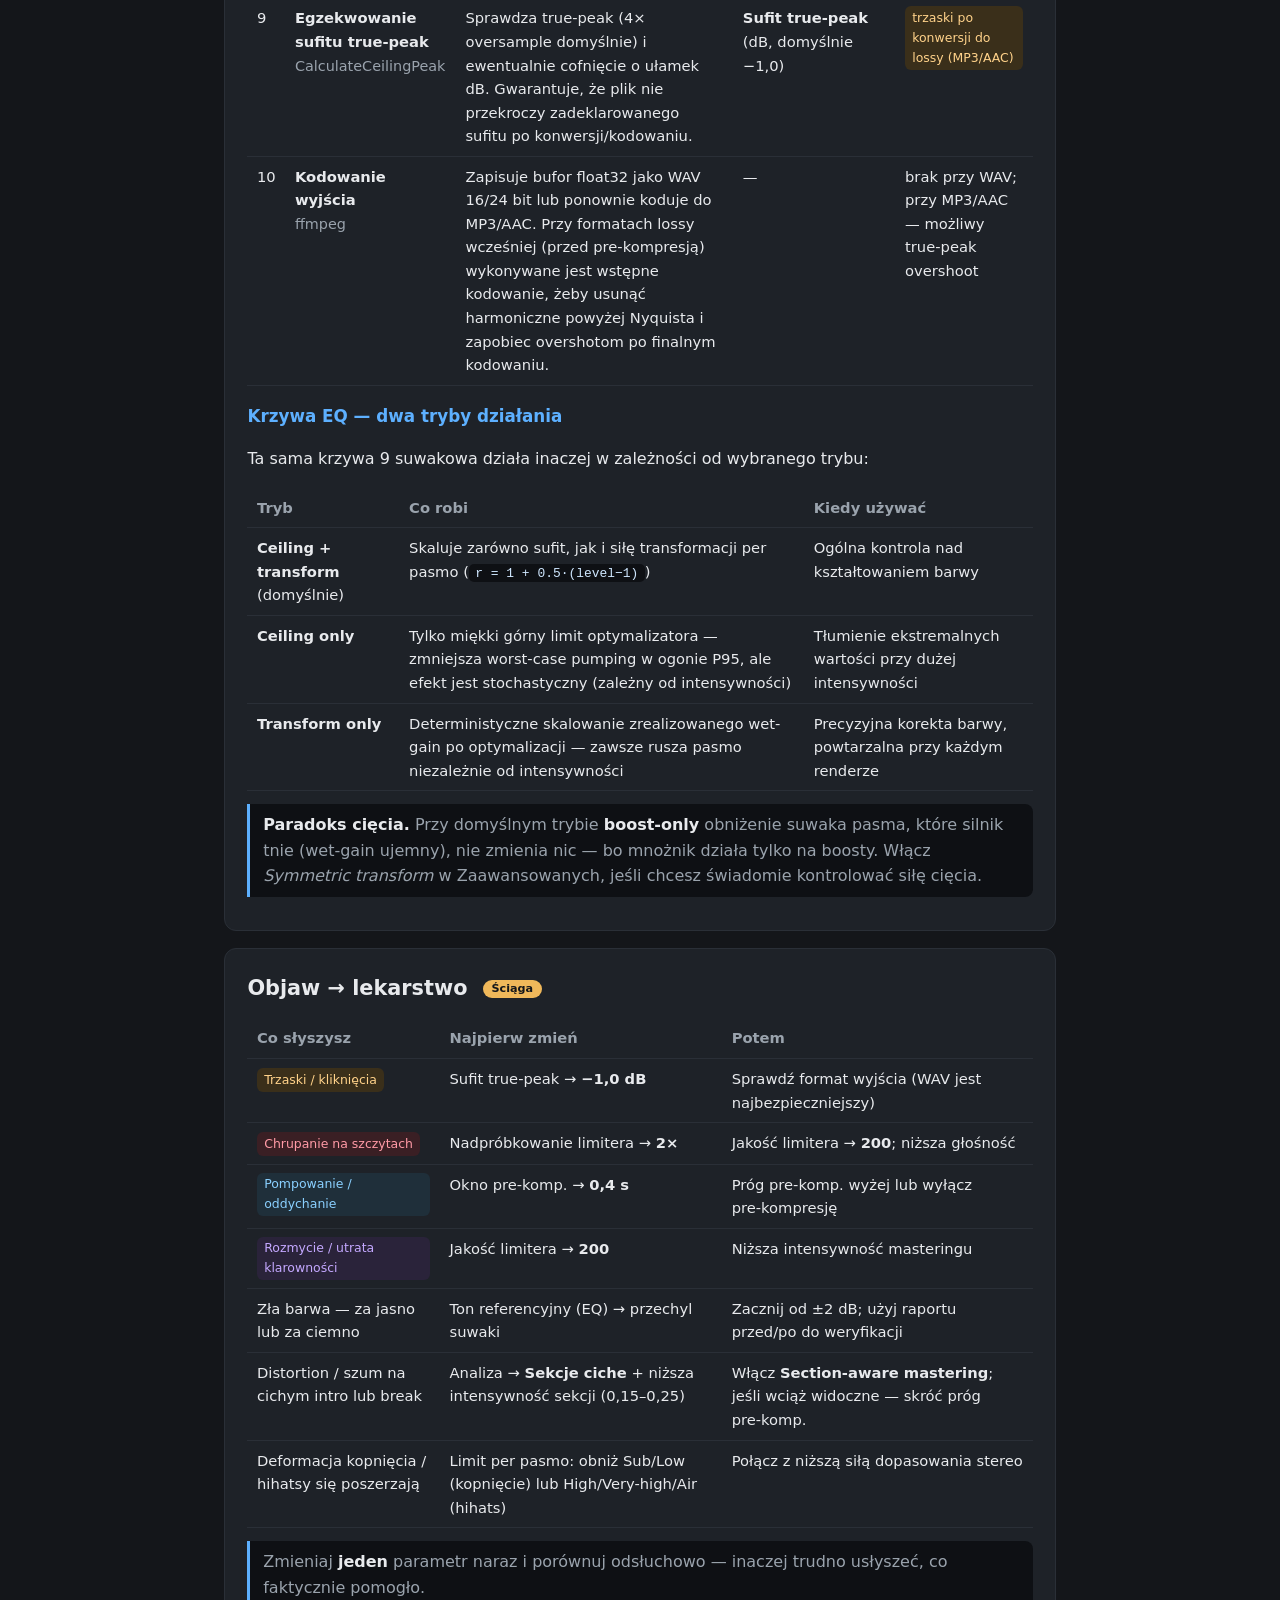
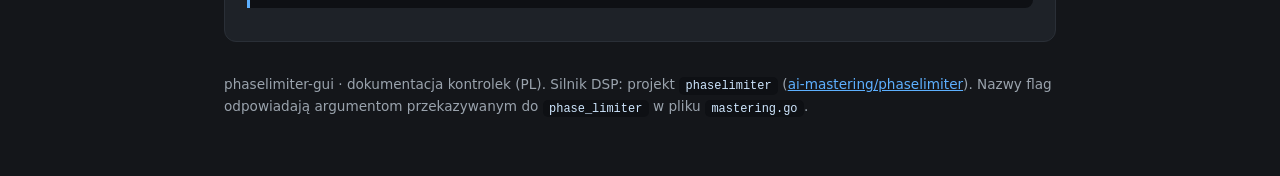
<file: docs/sterowanie-pl.html>
<!DOCTYPE html>
<html lang="pl">
<head>
<meta charset="utf-8">
<meta name="viewport" content="width=device-width, initial-scale=1">
<title>phaselimiter-gui — opis kontrolek (PL)</title>
<style>
  :root { --bg:#14161a; --card:#1e2228; --fg:#e8eaed; --muted:#9aa3ad; --accent:#5db0ff; --good:#57c98a; --warn:#f0b85a; }
  * { box-sizing: border-box; }
  body { margin:0; padding:0 0 4rem; background:var(--bg); color:var(--fg);
         font:16px/1.6 system-ui,-apple-system,Segoe UI,Roboto,Arial,sans-serif; }
  header { padding:2.5rem 1.5rem 1.5rem; max-width:880px; margin:0 auto; }
  h1 { margin:0 0 .3rem; font-size:1.9rem; }
  .lead { color:var(--muted); margin:.2rem 0 0; }
  main { max-width:880px; margin:0 auto; padding:0 1.5rem; }
  section { background:var(--card); border:1px solid #2a2f37; border-radius:12px;
            padding:1.25rem 1.4rem; margin:1.1rem 0; }
  h2 { margin:.2rem 0 .8rem; font-size:1.3rem; }
  h2 .tag { font-size:.7rem; font-weight:600; color:var(--bg); background:var(--accent);
            border-radius:999px; padding:.15rem .55rem; vertical-align:middle; margin-left:.5rem; }
  h2 .tag.adv { background:var(--warn); }
  h3 { margin:1.1rem 0 .3rem; font-size:1.05rem; color:var(--accent); }
  code { background:#0e1014; color:#cfe7ff; padding:.1rem .4rem; border-radius:5px;
         font-family:ui-monospace,Consolas,Menlo,monospace; font-size:.88em; }
  .meta { color:var(--muted); font-size:.9rem; margin:.15rem 0 .5rem; }
  .meta b { color:var(--fg); }
  table { width:100%; border-collapse:collapse; margin:.6rem 0; font-size:.92rem; }
  th, td { text-align:left; padding:.5rem .6rem; border-bottom:1px solid #2a2f37; vertical-align:top; }
  th { color:var(--muted); font-weight:600; }
  .pill { display:inline-block; font-size:.78rem; border-radius:6px; padding:.1rem .45rem; }
  .pill.crunch { background:#3a1f24; color:#ff9aa6; }
  .pill.clicks { background:#3a2f1a; color:#ffd28a; }
  .pill.pump  { background:#1f2f3a; color:#8ad0ff; }
  .pill.smear { background:#2a233a; color:#c4a8ff; }
  .note { border-left:3px solid var(--accent); padding:.5rem .8rem; margin:.8rem 0;
          background:#0e1014; border-radius:0 8px 8px 0; color:var(--muted); }
  .note b { color:var(--fg); }
  .rec { color:var(--good); font-weight:600; }
  footer { max-width:880px; margin:2rem auto 0; padding:0 1.5rem; color:var(--muted); font-size:.85rem; }
  a { color:var(--accent); }
</style>
</head>
<body>
<header>
  <h1>phaselimiter-gui — opis kontrolek</h1>
  <p class="lead">Przewodnik po ustawieniach masteringu i ich wpływie na dźwięk.
  Sekcja <b>Zaawansowane</b> służy do usuwania „glitchy”, które zostają nawet przy
  spokojnym poziomie głośności i intensywności.</p>
</header>

<main>

  <div class="note">
    <b>Skrót dla niecierpliwych.</b> Jeśli słyszysz trzaski, chrupanie albo „pompowanie”
    mimo ustawienia np. <code>-13 LUFS</code> i intensywności <code>0,4</code> — to nie wina
    głośności. Winne są etapy <b>limitera</b>, <b>sufitu (ceiling)</b> i <b>pre‑kompresji</b>.
    Ich kontrolki znajdziesz w sekcji <b>Zaawansowane</b> poniżej.
  </div>

  <!-- ============ PODSTAWOWE ============ -->
  <section>
    <h2>Ustawienia podstawowe <span class="tag">Podstawowe</span></h2>

    <h3>Katalog wyjściowy <span class="meta">(Output directory)</span></h3>
    <p class="meta">Folder, do którego zapisywane są zmasterowane pliki
    (domyślnie <code>Pobrane</code> / <code>Pulpit</code>). Plik wynikowy otrzymuje
    przyrostek <code>_output.wav</code>.</p>

    <h3>Docelowa głośność <span class="meta">(Target loudness) → flaga <code>--reference</code></span></h3>
    <p class="meta"><b>Zakres:</b> −20 … 0 LUFS &nbsp;·&nbsp; <b>Domyślnie:</b> −9 LUFS</p>
    <p>Najważniejszy „duży” regulator. Określa, jak głośno ma być wyrównany utwór przed
    limiterem. Niższa wartość (np. <code>−13</code> / <code>−14</code>) = mniej wzmocnienia
    wpychanego w limiter = mniej chrupania i pompowania. <span class="rec">Zalecane −12 do −14</span>
    dla muzyki z zachowaną dynamiką.</p>

    <h3>Intensywność masteringu <span class="meta">(Mastering intensity) → flaga <code>--mastering5_mastering_level</code></span></h3>
    <p class="meta"><b>Zakres:</b> 0,0 … 1,0 &nbsp;·&nbsp; <b>Domyślnie:</b> 1,0</p>
    <p>Określa, jak mocno algorytm AutoMastering5 przekształca brzmienie w stronę
    wyuczonego wzorca (korekcja pasmowa + kompresja M/S, dobierana optymalizacją
    różnicowo‑ewolucyjną). Niżej = delikatniej, bliżej oryginału.</p>
    <div class="note"><b>Uwaga techniczna.</b> W trybie <code>mastering5</code> (jedyny używany
    przez tę aplikację) działa <b>tylko</b> ta jedna flaga. Pokrewne
    <code>--mastering_matching_level</code> i <code>--mastering_ms_matching_level</code>
    mają znaczenie wyłącznie w trybie <code>classic</code> — tutaj są nieaktywne, więc
    aplikacja ich nie przekazuje.</div>

    <h3>Zachowaj bas <span class="meta">(Preserve bass) → flaga <code>--erb_eval_func_weighting</code></span></h3>
    <p>Włącza percepcyjne ważenie błędu limitera tak, aby chronić niskie częstotliwości
    przed nadmiernym ograniczaniem.</p>

    <div class="note"><b>Uwaga.</b> Jeżeli zjechałeś już z głośnością i intensywnością,
    a artefakty zostają — zostaw te suwaki w spokoju i przejdź do sekcji
    <b>Zaawansowane</b>. To tam są właściwe lekarstwa.</div>
  </section>

  <!-- ============ ZAAWANSOWANE ============ -->
  <section>
    <h2>Zaawansowane — redukcja glitchy <span class="tag adv">Zaawansowane</span></h2>
    <p class="meta">Te etapy działają <b>niezależnie</b> od głośności i intensywności —
    dlatego potrafią psuć dźwięk nawet przy spokojnych ustawieniach podstawowych.</p>

    <h3>Tylko limiter (diagnostyka) <span class="meta">(Limiter only) → <code>--mastering false</code></span></h3>
    <p class="meta"><b>Domyślnie:</b> wyłączone</p>
    <p>Pomija etap AutoMastering5 (dopasowanie do wzorca) i uruchamia <b>sam limiter</b>.
    Służy do diagnozy: jeśli po włączeniu tej opcji ciche fragmenty (intra, przejścia)
    przestają być zniekształcone, to winowajcą jest właśnie globalne dopasowanie
    AutoMastering5 — wtedy obniż <b>Intensywność masteringu</b> (np. do 0,2–0,3). To nie
    jest tryb produkcyjny, tylko test A/B.</p>

    <h3>Sufit true‑peak (dB) <span class="meta">(True‑peak ceiling) → <code>--ceiling</code></span></h3>
    <p class="meta"><b>Zakres:</b> −3,0 … 0,0 dB &nbsp;·&nbsp; <b>Domyślnie:</b> −1,0 dB
    &nbsp;·&nbsp; Cel: <span class="pill clicks">trzaski / przesterowania</span></p>
    <p>Maksymalny poziom szczytu międzypróbkowego (true‑peak). Przy <code>0 dB</code> limiter
    celuje dokładnie w 0 dBFS, a po konwersji/kodowaniu (zwłaszcza MP3/AAC) szczyty
    międzypróbkowe „wyskakują” ponad zero i słychać <b>trzaski</b>. Ustawienie
    <span class="rec">−1,0 dB</span> daje zapas i eliminuje większość kliknięć.</p>

    <h3>Nadpróbkowanie limitera (×) <span class="meta">(Limiter oversampling) → <code>--limiter_internal_oversample</code></span></h3>
    <p class="meta"><b>Opcje:</b> 1 / 2 / 4 &nbsp;·&nbsp; <b>Domyślnie:</b> 1
    &nbsp;·&nbsp; Cel: <span class="pill crunch">chrupanie / aliasing</span></p>
    <p>Twarde limitowanie przy 44,1 kHz tworzy składowe powyżej częstotliwości Nyquista,
    które „zawijają się” z powrotem jako szorstkie, nieharmoniczne <b>chrupanie</b>.
    Praca limitera w <code>2×</code> lub <code>4×</code> usuwa większość tego aliasingu.
    <span class="rec">Zalecane 2×</span>. Koszt: większe zużycie CPU i RAM.</p>

    <h3>Jakość limitera (iteracje) <span class="meta">(Limiter quality) → <code>--max_iter1</code></span></h3>
    <p class="meta"><b>Zakres:</b> 100 … 400 (co 50) &nbsp;·&nbsp; <b>Domyślnie:</b> 100
    &nbsp;·&nbsp; Cel: <span class="pill crunch">zniekształcenia</span>
    <span class="pill smear">rozmycie</span></p>
    <p>Limiter to iteracyjny optymalizator (FISTA), który stopniowo „dociska” sygnał do
    sufitu. Zbyt mała liczba iteracji = optymalizacja nie zdąży się zbiec = zostaje słyszalny
    błąd (chrupanie) i pre‑ringing (rozmycie transjentów). Wyższa wartość = czystszy wynik,
    ale dłuższe przetwarzanie. <span class="rec">Spróbuj 200</span> jeśli słyszysz zniekształcenia.</p>

    <h3>Pre‑kompresja <span class="meta">(Pre‑compression) → <code>--pre_compression</code></span></h3>
    <p class="meta"><b>Domyślnie:</b> włączona &nbsp;·&nbsp;
    Cel: <span class="pill pump">pompowanie / oddychanie</span></p>
    <p>Kompresor w dziedzinie głośności, działający <b>przed</b> limiterem. Wyrównuje
    najgłośniejsze fragmenty. Bywa źródłem <b>pompowania</b>. Odznacz, aby zachować pełną
    dynamikę i usunąć efekt oddychania.</p>

    <h3>Próg pre‑kompresji (dB) <span class="meta">→ <code>--pre_compression_threshold</code></span></h3>
    <p class="meta"><b>Zakres:</b> 0 … 18 dB &nbsp;·&nbsp; <b>Domyślnie:</b> 6 dB</p>
    <p>O ile dB ponad zmierzoną głośność zaczyna działać pre‑kompresor. Wyższa wartość =
    kompresor reaguje rzadziej = <b>więcej dynamiki</b> i mniej pompowania.</p>

    <h3>Okno pre‑kompresji (s) <span class="meta">→ <code>--pre_compression_mean_sec</code></span></h3>
    <p class="meta"><b>Zakres:</b> 0,05 … 1,0 s &nbsp;·&nbsp; <b>Domyślnie:</b> 0,2 s</p>
    <p>Długość okna uśredniania. Krótkie okno (0,2 s) potrafi „oddychać” na basie i
    transjentach. <span class=”rec”>Wydłużenie do ~0,4 s</span> wygładza działanie i
    redukuje pompowanie.</p>

    <h3>Siła dopasowania stereo <span class=”meta”>→ <code>--mastering_ms_matching_level</code></span></h3>
    <p class=”meta”><b>Zakres:</b> 0 … 1 &nbsp;·&nbsp; <b>Domyślnie:</b> 1,0</p>
    <p>Określa, jak mocno AutoMastering5 przekształca pole stereo (balans M/S) w kierunku wzorca.
    Przy <code>1,0</code> w pełni dopasowuje szerokość stereo per pasmo. Obniżenie do <span class=”rec”>0,5–0,7</span>
    zachowuje więcej oryginalnego obrazu stereo i redukuje nadmierne poszerzanie hihatsów
    lub przestrzenne rozmycie na materiale ze rzadkimi górami.</p>

    <h3>Limit wzmocnienia per pasmo <span class=”meta”>→ <code>--mastering5_eq_band_levels</code></span></h3>
    <p class=”meta”><b>Zakres:</b> 0,0 … 2,0 per pasmo &nbsp;·&nbsp; <b>Domyślnie:</b> 1,0 (neutralnie)</p>
    <p>Dziewięć pokręteł skalujących <b>górną granicę wet-gain</b> optymalizatora AutoMastering5
    (mid + side) dla każdego pasma. Wartość &lt; 1 ogranicza, ile AI może wzmocnić lub poszerzyć
    dane pasmo; &gt; 1 pozwala na więcej. Ograniczenie jest miękkie (kara w funkcji kosztu).</p>
    <table>
      <thead><tr><th>Pasmo</th><th>Zakres</th><th>Kiedy obniżyć</th></tr></thead>
      <tbody>
        <tr><td>Sub</td><td>0–148 Hz</td><td>gdy bas ulega deformacji</td></tr>
        <tr><td>Low</td><td>148–392 Hz</td><td>gdy kopnięcie jest pompowane</td></tr>
        <tr><td>Low-mid</td><td>392–795 Hz</td><td></td></tr>
        <tr><td>Mid</td><td>795–1458 Hz</td><td></td></tr>
        <tr><td>Upper-mid</td><td>1458–2550 Hz</td><td></td></tr>
        <tr><td>Presence</td><td>2550–4349 Hz</td><td>gdy wokale stają się szorstkie</td></tr>
        <tr><td>High</td><td>4349–7314 Hz</td><td>gdy talerze są przejaskrawione</td></tr>
        <tr><td>Very-high</td><td>7314–12k Hz</td><td>gdy hihatsy rozmywają się / poszerzają</td></tr>
        <tr><td>Air</td><td>12k+ Hz</td><td>przy nagraniach ze rzadkimi górami</td></tr>
      </tbody>
    </table>
    <p>Flaga jest wysyłana tylko gdy co najmniej jedno pasmo różni się od 1,0.</p>
  </section>

  <!-- ============ ANALIZA I SUGESTIE ============ -->
  <section>
    <h2>Analiza i sugestie <span class="tag">Nowe</span></h2>

    <h3>Analizuj utwór i zasugeruj ustawienia <span class="meta">(Analyze a track &amp; suggest settings)</span></h3>
    <p>Przycisk otwiera okno wyboru pliku. Po wybraniu dowolnego pliku audio (WAV, MP3, FLAC…)
    program mierzy go narzędziem <code>audio_analyzer</code> (wbudowanym w silnik) i na podstawie
    wyników wypełnia <b>wszystkie kontrolki</b> łagodnymi, glitch‑unikającymi wartościami:</p>
    <table>
      <thead><tr><th>Co mierzę</th><th>Co ustawiam</th></tr></thead>
      <tbody>
        <tr><td>Zakres głośności (LRA)</td><td>Intensywność, okno pre‑komp., docelowy LUFS</td></tr>
        <tr><td>True‑peak</td><td>Sufit (zawsze ≤ −1,0 dB)</td></tr>
        <tr><td>Balans pasm (ERB)</td><td>Zachowaj bas (jeśli bas dominuje)</td></tr>
      </tbody>
    </table>
    <div class="note"><b>Format wejścia.</b> Pliki inne niż WAV są automatycznie dekodowane
    przez <code>ffmpeg</code> do tymczasowego WAV przed analizą — nie musisz nic konwertować.</div>
    <div class="note"><b>Wynik → sekcje ciche.</b> Jeśli utwór ma fragmenty znacznie cichsze
    od reszty (intro, break), pojawiają się one w liście <b>Wykryte sekcje ciche</b> poniżej
    przycisku, gotowe do rescue‑masteringu.</div>

    <h3>Raport przed/po <span class="meta">(Before/after report — dwuklik gotowego wiersza)</span></h3>
    <p>Po zakończeniu masteringu kliknij dwukrotnie gotowy wiersz w kolejce. Otworzy się okno z:</p>
    <ul style="margin:.4rem 0 0 1.2rem">
      <li><b>Tabelą pomiarów</b> — Loudness (LUFS), LRA, True‑peak, Dynamika, Stereo, Sound Quality 2,
          input vs. output z ostrzeżeniami (np. ⚠ dynamics squashed, ⚠ true‑peak > 0 dBFS).</li>
      <li><b>Obrazami spektrogramu, rozkładu widma i obrazu stereo</b> — input po lewej, output po prawej.</li>
      <li><b>Listą wykrytych sekcji cichych</b> z opisem, które fragmenty mogą być nadmiernie przetworzone.</li>
    </ul>
  </section>

  <!-- ============ SEKCJE CICHE ============ -->
  <section>
    <h2>Wykryte sekcje ciche <span class="tag adv">Zaawansowane</span></h2>
    <p class="meta">Dostępne po kliknięciu <b>Analizuj utwór i zasugeruj ustawienia</b>.</p>
    <p>Algorytm szuka fragmentów, gdzie krótkoterminowa głośność jest co najmniej
    <b>9 LU poniżej</b> typowego poziomu głośnego fragmentu (95. percentyl krzywej).
    Takie miejsca globalny mastering zwykle nadmiernie przetwarza — AutoMastering5
    dopasowuje się do statystyk całości i podbija niemal puste pasma w cichych momentach.</p>

    <h3>Edycja listy sekcji</h3>
    <p>Lista jest uzupełniana automatycznie po analizie. Możesz:</p>
    <ul style="margin:.4rem 0 0 1.2rem">
      <li><b>+ Add</b> — ręcznie dodaj sekcję wpisując start i koniec w sekundach.</li>
      <li><b>Remove</b> — usuń zaznaczony wiersz.</li>
    </ul>

    <h3>Intensywność sekcji <span class="meta">→ <code>--mastering5_mastering_level</code> (dla sekcji)</span></h3>
    <p class="meta"><b>Zakres:</b> 0,0 … 1,0 &nbsp;·&nbsp; <b>Domyślnie:</b> 0,25</p>
    <p>Delikatniejszy poziom masteringu używany tylko do re‑renderowania cichych fragmentów
    (global master zachowuje swój poziom intensywności).</p>

    <h3>Section-aware mastering <span class="meta">(checkbox)</span></h3>
    <p>Gdy zaznaczony i lista sekcji nie jest pusta:</p>
    <ol style="margin:.4rem 0 0 1.2rem">
      <li>Silnik masteruje cały utwór normalnie (zachowuje łuk głośności).</li>
      <li>Każdą cichą sekcję masteruje ponownie z <b>delikatniejszą intensywnością</b>
          (osobno, z wyciętego fragmentu wejściowego).</li>
      <li>Uratowana sekcja jest wyrównana głośnościowo do global mastera w tym miejscu.</li>
      <li>Wkleja ją z powrotem z 80 ms cross‑fade na granicach.</li>
    </ol>
    <div class="note"><b>Jeśli rescue nie powiodło się</b> (brak ffmpeg, błąd silnika), plik
    wynikowy pozostaje global masterem — nigdy nie tracisz bazy.</div>
  </section>

  <!-- ============ TON REFERENCYJNY EQ ============ -->
  <section>
    <h2>Ton referencyjny (EQ) <span class="tag adv">Zaawansowane</span></h2>
    <p class="meta">Kontrolka <b>Reference tone (EQ)</b> w zwiniętej sekcji — rozwiń, żeby zobaczyć suwaki.</p>
    <p>AutoMastering5 dopasowuje brzmienie do wyuczonego <b>wzorca referencyjnego</b>.
    Wzorzec to tablica wartości <code>mid_mean</code> (docelowy poziom każdego pasma ERB w dB) —
    innymi słowy: <b>docelowa krzywa tonalna AI</b>. Te cztery suwaki pozwalają ją <em>przechylić</em>
    bez przebudowania silnika:</p>
    <table>
      <thead><tr><th>Suwak</th><th>Zakres częst.</th><th>Efekt +dB</th></tr></thead>
      <tbody>
        <tr><td>Low</td><td>&lt;250 Hz</td><td>AI celuje w bassowszy dźwięk</td></tr>
        <tr><td>Low-mid</td><td>250–2000 Hz</td><td>cieplejszy środek</td></tr>
        <tr><td>High-mid</td><td>2000–6000 Hz</td><td>bardziej obecność/jasność</td></tr>
        <tr><td>High</td><td>&gt;6000 Hz</td><td>więcej powietrza</td></tr>
      </tbody>
    </table>
    <p class="meta"><b>Zakres:</b> ±6 dB (ograniczone w kodzie) &nbsp;·&nbsp; <b>Domyślnie:</b> 0 (brak zmiany)</p>
    <p>GUI modyfikuje pasmo <code>mid_mean</code> w pliku <code>mastering_reference.json</code>,
    zapisuje kopię tymczasową i przekazuje ją silnikowi przez
    <code>--mastering5_mastering_reference_file</code>. Pola <code>covariance</code>,
    <code>side_mean</code> i inne pozostają niezmienione.</p>
    <div class="note"><b>⚠ Zbyt duże wzmocnienie pustego pasma</b> (np. +6 dB High przy nagraniu
    bez wysokich harmonicznych) walczy z limiterem i może <em>pogorszyć</em> artefakty.
    Zmiana ±2 dB zazwyczaj jest wystarczająco słyszalna. Przy 0 dB na wszystkich suwakach
    zachowanie jest identyczne jak przed tą funkcją.</div>
  </section>

  <!-- ============ ŁAŃCUCH PRZETWARZANIA ============ -->
  <section>
    <h2>Łańcuch przetwarzania — co się dzieje z dźwiękiem krok po kroku</h2>
    <p class="meta">Każdy plik przechodzi przez te same etapy, w tej kolejności.
    Rozumienie kolejności pomaga trafnie ustawić kontrolki.</p>

    <div class="note">
      <b>Etap pośredni do testów.</b> Silnik posiada flagi diagnostyczne:
      <code>--output_after_automastering</code>, <code>--output_after_pre_compression</code>
      i <code>--output_after_phase_limiter</code> — pozwalają zapisać plik po każdym etapie
      i usłyszeć, co dokładnie robi każdy krok.
    </div>

    <table>
      <thead>
        <tr>
          <th>#</th>
          <th>Etap</th>
          <th>Co robi</th>
          <th>Kontrolka w GUI</th>
          <th>Artefakt gdy zbyt mocny</th>
        </tr>
      </thead>
      <tbody>
        <tr>
          <td>0</td>
          <td><b>Dekodowanie</b><br><span class="meta">ffmpeg → float32 PCM</span></td>
          <td>Konwertuje dowolny format audio (MP3, FLAC, WAV…) do roboczego bufora
              float32, 44 100 Hz, stereo.</td>
          <td>—</td>
          <td>brak</td>
        </tr>
        <tr>
          <td>1</td>
          <td><b>Low / high cut</b><br><span class="meta">CutLowAndHighFreq</span></td>
          <td>Filtr FIR o liniowej fazie: ucina rumble poniżej 20 Hz i ultradźwięki powyżej
              20 000 Hz. Chroni limiter przed marnowaniem headroomu na treść niesłyszalną.</td>
          <td>—<br><span class="meta">(flagi silnika <code>--low_cut_freq</code> /
              <code>--high_cut_freq</code>, domyślnie 20 Hz / 20 kHz)</span></td>
          <td>brak przy domyślnych wartościach</td>
        </tr>
        <tr>
          <td>2</td>
          <td><b>Normalizacja wewnętrzna</b><br><span class="meta">Normalize (L-∞)</span></td>
          <td>Skaluje bufor tak, żeby szczyt wynosił dokładnie ±1,0.
              Czysto techniczne — wyrównuje poziom wejściowy dla kolejnego etapu.</td>
          <td>—</td>
          <td>brak (odwracalne)</td>
        </tr>
        <tr>
          <td>3</td>
          <td><b>AutoMastering5</b><br><span class="meta">DE-PRMM / PSO</span></td>
          <td>Główny etap barwy i dynamiki. Algorytm ewolucyjny (różnicowa ewolucja + PSO)
              szuka 72 parametrów kompresora M/S per pasmo, które maksymalizują wyuczony
              wskaźnik SoundQuality2 — czyli dopasowują brzmienie do wzorca
              <code>mastering_reference.json</code>.
              <br><br>
              Po optymalizacji opcjonalnie skaluje realny <em>wet-gain</em> per pasmo
              (<code>--mastering5_eq_transform_levels</code>, <code>r = 1 + 0.5·(level−1)</code>).
          </td>
          <td>
            <b>Intensywność</b> — jak mocno przekształca<br>
            <b>Siła dopasowania stereo</b> — siła zmiany pola stereo<br>
            <b>Krzywa EQ</b> (tryb Ceiling) — miękki sufit wet-gain per pasmo<br>
            <b>Krzywa EQ</b> (tryb Transform) — deterministyczna siła transformacji per pasmo
          </td>
          <td><span class="pill crunch">deformacja kopnięcia</span>
              <span class="pill smear">poszerzenie hihatów</span>
              <span class="pill pump">niespodziewane wzmocnienie cichych pasm</span></td>
        </tr>
        <tr>
          <td>4</td>
          <td><b>Low / high cut + normalizacja</b></td>
          <td>Drugie czyszczenie — usuwa artefakty krawędziowe wprowadzone przez AutoMastering5.</td>
          <td>—</td>
          <td>brak</td>
        </tr>
        <tr>
          <td>5</td>
          <td><b>Pre-kompresja</b><br><span class="meta">PreCompress</span></td>
          <td>Kompresor RMS w dziedzinie czasu, działający <b>przed</b> limiterem.
              Redukuje najgłośniejsze szczyty zanim wejdą do limitera — zmniejsza pracę
              limitera i artefakty przy głośnych transjentach.
              <br><br>Okno uśredniania (<code>--pre_compression_mean_sec</code>) określa,
              jak szybko kompresor reaguje: krótkie = pompowanie; dłuższe = płynniej.</td>
          <td>
            <b>Pre-kompresja</b> (włącz/wyłącz)<br>
            <b>Próg</b> (+dB ponad głośność toru)<br>
            <b>Okno</b> (s — czas uśredniania RMS)
          </td>
          <td><span class="pill pump">pompowanie / oddychanie</span>
              <span class="pill smear">utrata dynamiki</span></td>
        </tr>
        <tr>
          <td>6</td>
          <td><b>Obliczenie wzmocnienia</b><br><span class="meta">EBU R128</span></td>
          <td>Mierzy zintegrowaną głośność (LUFS) całego bufora, oblicza wzmocnienie
              liniowe potrzebne do osiągnięcia docelowego poziomu.
              Nie zmienia jeszcze dźwięku.</td>
          <td><b>Docelowa głośność</b> (LUFS)<br>
              <span class="meta">Niższy target = mniej wzmocnienia wpychanego w limiter</span></td>
          <td>brak (tylko obliczenie)</td>
        </tr>
        <tr>
          <td>7</td>
          <td><b>Zastosowanie wzmocnienia</b></td>
          <td>Mnoży bufor przez obliczony współczynnik.
              Próbki przekraczające ±1,0 po przemnożeniu włączają tryb limitowania.</td>
          <td>—</td>
          <td>brak sam w sobie; nadmierny gain → więcej pracy dla limitera</td>
        </tr>
        <tr>
          <td>8</td>
          <td><b>Limiter fazowy</b><br><span class="meta">PhaseLimitInplace (FISTA)</span></td>
          <td>Iteracyjny optymalizator FFT minimalizuje słyszalny błąd limitowania:
              zamiast obcinać szczyty w dziedzinie czasu, rozkłada nadwyżkę energii
              na sąsiednie próbki/częstotliwości w sposób percepcyjnie optymalny.
              Zmniejsza trzaski, chrupanie i inter-modulację w porównaniu do zwykłego
              clippera.<br><br>
              Liczba iteracji (<code>--max_iter1</code>) decyduje o jakości:
              mniej = szybciej ale słyszalne zniekształcenia; więcej = czystszy wynik.</td>
          <td>
            <b>Jakość (iteracje)</b> — liczba kroków optymalizatora<br>
            <b>Nadpróbkowanie</b> — 2× / 4× redukuje aliasing<br>
            <b>Zachowaj bas</b> — ważenie percepcyjne ERB
          </td>
          <td><span class="pill crunch">chrupanie / szorstkie szczyty</span>
              <span class="pill smear">pre-ringing / rozmycie transjentów</span></td>
        </tr>
        <tr>
          <td>9</td>
          <td><b>Egzekwowanie sufitu true-peak</b><br><span class="meta">CalculateCeilingPeak</span></td>
          <td>Sprawdza true-peak (4× oversample domyślnie) i ewentualnie cofnięcie o ułamek dB.
              Gwarantuje, że plik nie przekroczy zadeklarowanego sufitu po konwersji/kodowaniu.</td>
          <td><b>Sufit true-peak</b> (dB, domyślnie −1,0)</td>
          <td><span class="pill clicks">trzaski po konwersji do lossy (MP3/AAC)</span></td>
        </tr>
        <tr>
          <td>10</td>
          <td><b>Kodowanie wyjścia</b><br><span class="meta">ffmpeg</span></td>
          <td>Zapisuje bufor float32 jako WAV 16/24 bit lub ponownie koduje do MP3/AAC.
              Przy formatach lossy wcześniej (przed pre-kompresją) wykonywane jest
              wstępne kodowanie, żeby usunąć harmoniczne powyżej Nyquista i zapobiec
              overshotom po finalnym kodowaniu.</td>
          <td>—</td>
          <td>brak przy WAV; przy MP3/AAC — możliwy true-peak overshoot</td>
        </tr>
      </tbody>
    </table>

    <h3>Krzywa EQ — dwa tryby działania</h3>
    <p>Ta sama krzywa 9 suwakowa działa inaczej w zależności od wybranego trybu:</p>
    <table>
      <thead><tr><th>Tryb</th><th>Co robi</th><th>Kiedy używać</th></tr></thead>
      <tbody>
        <tr>
          <td><b>Ceiling + transform</b> (domyślnie)</td>
          <td>Skaluje zarówno sufit, jak i siłę transformacji per pasmo
              (<code>r = 1 + 0.5·(level−1)</code>)</td>
          <td>Ogólna kontrola nad kształtowaniem barwy</td>
        </tr>
        <tr>
          <td><b>Ceiling only</b></td>
          <td>Tylko miękki górny limit optymalizatora — zmniejsza worst-case pumping
              w ogonie P95, ale efekt jest stochastyczny (zależny od intensywności)</td>
          <td>Tłumienie ekstremalnych wartości przy dużej intensywności</td>
        </tr>
        <tr>
          <td><b>Transform only</b></td>
          <td>Deterministyczne skalowanie zrealizowanego wet-gain po optymalizacji —
              zawsze rusza pasmo niezależnie od intensywności</td>
          <td>Precyzyjna korekta barwy, powtarzalna przy każdym renderze</td>
        </tr>
      </tbody>
    </table>
    <div class="note"><b>Paradoks cięcia.</b> Przy domyślnym trybie <b>boost-only</b>
    obniżenie suwaka pasma, które silnik tnie (wet-gain ujemny), nie zmienia nic —
    bo mnożnik działa tylko na boosty. Włącz <em>Symmetric transform</em> w Zaawansowanych,
    jeśli chcesz świadomie kontrolować siłę cięcia.</div>
  </section>

  <!-- ============ TABELA OBJAW -> LEK ============ -->
  <section>
    <h2>Objaw → lekarstwo <span class="tag adv">Ściąga</span></h2>
    <table>
      <thead><tr><th>Co słyszysz</th><th>Najpierw zmień</th><th>Potem</th></tr></thead>
      <tbody>
        <tr>
          <td><span class="pill clicks">Trzaski / kliknięcia</span></td>
          <td>Sufit true‑peak → <b>−1,0 dB</b></td>
          <td>Sprawdź format wyjścia (WAV jest najbezpieczniejszy)</td>
        </tr>
        <tr>
          <td><span class="pill crunch">Chrupanie na szczytach</span></td>
          <td>Nadpróbkowanie limitera → <b>2×</b></td>
          <td>Jakość limitera → <b>200</b>; niższa głośność</td>
        </tr>
        <tr>
          <td><span class="pill pump">Pompowanie / oddychanie</span></td>
          <td>Okno pre‑komp. → <b>0,4 s</b></td>
          <td>Próg pre‑komp. wyżej lub wyłącz pre‑kompresję</td>
        </tr>
        <tr>
          <td><span class="pill smear">Rozmycie / utrata klarowności</span></td>
          <td>Jakość limitera → <b>200</b></td>
          <td>Niższa intensywność masteringu</td>
        </tr>
        <tr>
          <td>Zła barwa — za jasno lub za ciemno</td>
          <td>Ton referencyjny (EQ) → przechyl suwaki</td>
          <td>Zacznij od ±2 dB; użyj raportu przed/po do weryfikacji</td>
        </tr>
        <tr>
          <td>Distortion / szum na cichym intro lub break</td>
          <td>Analiza → <b>Sekcje ciche</b> + niższa intensywność sekcji (0,15–0,25)</td>
          <td>Włącz <b>Section-aware mastering</b>; jeśli wciąż widoczne — skróć próg pre‑komp.</td>
        </tr>
        <tr>
          <td>Deformacja kopnięcia / hihatsy się poszerzają</td>
          <td>Limit per pasmo: obniż Sub/Low (kopnięcie) lub High/Very-high/Air (hihats)</td>
          <td>Połącz z niższą siłą dopasowania stereo</td>
        </tr>
      </tbody>
    </table>
    <div class="note">Zmieniaj <b>jeden</b> parametr naraz i porównuj odsłuchowo —
    inaczej trudno usłyszeć, co faktycznie pomogło.</div>
  </section>

</main>

<footer>
  phaselimiter-gui · dokumentacja kontrolek (PL). Silnik DSP: projekt
  <code>phaselimiter</code> (<a href="https://github.com/ai-mastering/phaselimiter">ai-mastering/phaselimiter</a>).
  Nazwy flag odpowiadają argumentom przekazywanym do <code>phase_limiter</code> w pliku
  <code>mastering.go</code>.
</footer>

</body>
</html>
</file>
<file: web/app.css>
:root {
  --bg: #16191f;
  --bg-2: #1c2027;
  --card: #21262f;
  --card-2: #262c36;
  --line: #333b47;
  --line-soft: #2a313b;
  --text: #e9e7e3;
  --muted: #99a1ad;
  --accent: #d6409f;
  --accent-soft: #ec7ac4;
  --accent-dim: #5e2350;
  --ok: #6bbf73;
  --warn: #e0b341;
  --radius: 14px;
  --radius-sm: 9px;
  --shadow: 0 8px 26px rgba(0, 0, 0, 0.35);
  --font: ui-sans-serif, system-ui, -apple-system, "Segoe UI", Roboto, Helvetica, Arial, sans-serif;
}

* { box-sizing: border-box; }

html, body {
  margin: 0;
  height: 100%;
  background: var(--bg);
  color: var(--text);
  font-family: var(--font);
  font-size: 14px;
  -webkit-font-smoothing: antialiased;
}

body {
  display: flex;
  flex-direction: column;
  width: 100%;
  height: 100vh;
  overflow: hidden;
}

.hidden { display: none !important; }
.muted { color: var(--muted); font-weight: 400; }
em.muted { font-style: normal; font-size: 0.86em; }

/* ---------- top bar ---------- */
.topbar {
  display: flex;
  align-items: center;
  justify-content: space-between;
  padding: 14px 20px;
  background: linear-gradient(180deg, var(--bg-2), var(--bg));
  border-bottom: 1px solid var(--line-soft);
  flex: 0 0 auto;
}
.brand { display: flex; align-items: center; gap: 12px; }
.logo {
  width: 38px; height: 38px; border-radius: 11px;
  display: grid; place-items: center;
  background: radial-gradient(circle at 30% 25%, var(--accent-soft), var(--accent) 70%);
  color: #2a0f20; font-size: 18px; box-shadow: var(--shadow);
}
.brand h1 { margin: 0; font-size: 17px; letter-spacing: 0.2px; }
.tagline { margin: 1px 0 0; font-size: 11.5px; color: var(--muted); }
.topbar-actions { display: flex; gap: 9px; }

/* ---------- buttons ---------- */
.btn {
  appearance: none; border: 1px solid var(--line);
  background: var(--card-2); color: var(--text);
  padding: 8px 14px; border-radius: 9px; font-size: 13px;
  cursor: pointer; transition: background .15s, border-color .15s, transform .05s;
}
.btn:hover { background: #2c333e; border-color: #3c4552; }
.btn:active { transform: translateY(1px); }
.btn.primary { background: var(--accent); border-color: var(--accent); color: #2a0f20; font-weight: 600; }
.btn.primary:hover { background: var(--accent-soft); }
.btn.ghost { background: transparent; }
.btn.small { padding: 6px 11px; font-size: 12px; }
.btn.tiny { padding: 3px 9px; font-size: 11px; }
.btn:disabled { opacity: .5; cursor: default; }

/* ---------- progress strip ---------- */
.progress-strip {
  display: flex; align-items: center; gap: 12px;
  padding: 9px 20px; background: var(--bg-2);
  border-bottom: 1px solid var(--line-soft); flex: 0 0 auto;
}
.progress-track { flex: 1; height: 7px; background: #2b323d; border-radius: 99px; overflow: hidden; }
.progress-fill { height: 100%; width: 0%; border-radius: 99px;
  background: linear-gradient(90deg, var(--accent), var(--accent-soft)); transition: width .25s; }
.progress-label { font-size: 12px; color: var(--muted); min-width: 180px; text-align: right; }

/* ---------- layout ---------- */
.scroll { flex: 1; min-height: 0; overflow-y: auto; padding: 18px 20px 60px;
  display: flex; flex-direction: column; gap: 14px; max-width: 880px; width: 100%; margin: 0 auto; }

.card {
  background: var(--card); border: 1px solid var(--line-soft);
  border-radius: var(--radius); padding: 16px 18px; box-shadow: var(--shadow);
}
.card-head { display: flex; align-items: baseline; gap: 10px; margin-bottom: 14px; }
.card-head h2 { margin: 0; font-size: 15px; font-weight: 600; }
.card-head .muted { font-size: 12px; margin-left: auto; }
.step {
  width: 22px; height: 22px; border-radius: 7px; flex: 0 0 auto;
  display: grid; place-items: center; font-size: 12px; font-weight: 700;
  background: var(--accent-dim); color: var(--accent-soft);
}

/* ---------- fields ---------- */
.field { display: flex; flex-direction: column; gap: 6px; }
.field > span { font-size: 12.5px; color: var(--muted); }
.field.grow { flex: 1; }
.field-row { display: flex; gap: 14px; margin-top: 12px; }
.grid2 { display: grid; grid-template-columns: 1fr 1fr; gap: 16px 22px; }

input[type="text"], select {
  background: var(--bg-2); border: 1px solid var(--line); color: var(--text);
  padding: 8px 10px; border-radius: 8px; font-size: 13px; font-family: var(--font); width: 100%;
}
input[type="text"]:focus, select:focus { outline: none; border-color: var(--accent); }
.input-with-btn { display: flex; gap: 8px; }
.input-with-btn input { flex: 1; }

/* sliders */
.field.slider .slider-top { display: flex; justify-content: space-between; align-items: center; }
.field.slider output { color: var(--text); font-variant-numeric: tabular-nums; font-size: 12.5px;
  background: var(--bg-2); padding: 2px 8px; border-radius: 6px; border: 1px solid var(--line-soft); }
.field.slider .scale { display: flex; justify-content: space-between; font-size: 10.5px; color: #6c7480; }
.field.slider .scale i { font-style: normal; }

input[type="range"] { -webkit-appearance: none; appearance: none; width: 100%; height: 6px;
  background: #2b323d; border-radius: 99px; cursor: pointer; }
input[type="range"]::-webkit-slider-thumb { -webkit-appearance: none; appearance: none;
  width: 16px; height: 16px; border-radius: 50%; background: var(--accent);
  border: 2px solid #2a0f20; box-shadow: 0 1px 4px rgba(0,0,0,.4); }
input[type="range"]::-webkit-slider-thumb:hover { background: var(--accent-soft); }

/* checkbox */
.check { display: flex; align-items: center; gap: 9px; font-size: 13px; margin: 10px 0 2px; cursor: pointer; }
.check input { width: 16px; height: 16px; accent-color: var(--accent); }

details.diag { margin-top: 12px; border-top: 1px solid var(--line-soft); padding-top: 8px; }
details.diag summary { cursor: pointer; color: var(--muted); font-size: 12px; }

/* ---------- files ---------- */
.dropzone { border: 1.5px dashed var(--line); border-radius: var(--radius-sm);
  padding: 18px; text-align: center; transition: border-color .15s, background .15s; }
.dropzone.drag { border-color: var(--accent); background: rgba(214,64,159,.08); }
.drop-hint { color: var(--muted); font-size: 13px; margin: 0 0 10px; }
.chips { display: flex; flex-wrap: wrap; gap: 8px; justify-content: center; margin-bottom: 12px; }
.chip { display: inline-flex; align-items: center; gap: 8px; background: var(--card-2);
  border: 1px solid var(--line); border-radius: 99px; padding: 5px 6px 5px 12px; font-size: 12.5px; }
.chip button { border: none; background: #39414d; color: var(--text); width: 18px; height: 18px;
  border-radius: 50%; cursor: pointer; line-height: 1; font-size: 12px; }
.chip button:hover { background: var(--accent); color: #2a0f20; }

/* ---------- EQ block ---------- */
.eq-block { margin: 16px 0 6px; }
.eq-head { display: flex; justify-content: space-between; align-items: center; font-size: 12.5px; color: var(--muted); margin-bottom: 8px; }

/* EQ target mode (ceiling vs transform) */
.eq-mode-row { flex-direction: row; align-items: center; gap: 10px; margin-bottom: 10px; }
.eq-mode-row > span { flex: 0 0 auto; }
.eq-mode-row select { flex: 1; }
details.eq-adv { margin-top: 10px; }
.eq-band-modes { display: grid; grid-template-columns: repeat(3, 1fr); gap: 6px 12px; margin-top: 10px; }
.eq-band-mode { display: flex; align-items: center; justify-content: space-between; gap: 6px; font-size: 11.5px; color: var(--muted); margin: 0; cursor: default; }
.eq-band-mode > span { flex: 0 0 auto; }
.eq-band-mode select { flex: 1; min-width: 0; padding: 4px 6px; font-size: 11px; }

/* SVG EQ curve */
.eq-svg { display: block; width: 100%; height: auto; overflow: visible; user-select: none; }
.eq-guide { fill: none; stroke: var(--line-soft); stroke-width: 1; }
.eq-neutral { stroke: var(--muted); stroke-dasharray: 4 3; stroke-width: 1.5; opacity: 0.5; }
.eq-area { stroke: none; fill: var(--accent-dim); opacity: 0.4; }
.eq-curve { fill: none; stroke: var(--accent); stroke-width: 2; stroke-linejoin: round; stroke-linecap: round; }
.eq-hit { fill: white; fill-opacity: 0; cursor: ns-resize; }
.eq-dot { fill: var(--accent); stroke: #2a0f20; stroke-width: 2; pointer-events: none; }
.eq-dot.active { fill: var(--accent-soft); }
.eq-val { font-size: 10px; text-anchor: middle; dominant-baseline: auto; fill: var(--text);
  font-weight: 600; font-family: var(--font); pointer-events: none; }
.eq-band-label { font-size: 9.5px; text-anchor: middle; dominant-baseline: auto; fill: var(--muted);
  font-family: var(--font); pointer-events: none; }
.eq-hz { font-size: 8.5px; fill: #4a5260; }
.eq-scale { font-size: 9px; text-anchor: start; dominant-baseline: middle; fill: #4a5260;
  font-family: var(--font); pointer-events: none; }

/* ---------- sections chart (Phase D) ---------- */
#sectionsChart { margin: 12px 0; }
.sec-svg { display: block; width: 100%; height: auto; user-select: none; }
.sec-bg { fill: var(--bg-2); }
.sec-placeholder-bg { fill: none; stroke: var(--line); stroke-width: 1; stroke-dasharray: 5 4; }
.sec-guide { fill: none; stroke: var(--line-soft); stroke-width: 1; }
.sec-guide-label { font-size: 9px; text-anchor: end; dominant-baseline: middle; fill: #4a5260; font-family: var(--font); pointer-events: none; }
.sec-time-label { font-size: 9px; text-anchor: middle; dominant-baseline: auto; fill: #4a5260; font-family: var(--font); pointer-events: none; }
.sec-curve { fill: none; stroke: var(--accent); stroke-width: 1.5; opacity: 0.8; }
.sec-shade { fill: var(--accent); opacity: 0.18; pointer-events: none; }
.sec-line { stroke: var(--accent); stroke-width: 1.5; stroke-dasharray: 4 3; pointer-events: none; }
.sec-handle { fill: var(--accent); stroke: #2a0f20; stroke-width: 2; pointer-events: none; }
.sec-handle.active { fill: var(--accent-soft); }
.sec-hit { fill: rgba(0,0,0,0); cursor: ew-resize; }
.sec-empty { font-size: 11px; text-anchor: middle; dominant-baseline: middle; fill: #4a5260; font-family: var(--font); }
.sec-playhead { stroke: #fff; stroke-width: 1.5; opacity: 0.7; pointer-events: none; }

/* ---------- section list ---------- */
.sec-table { width: 100%; border-collapse: collapse; margin-top: 8px; font-size: 12px; }
.sec-table td { padding: 3px 4px; vertical-align: middle; }
.sec-num { color: var(--muted); width: 18px; text-align: right; }
.sec-dur { width: 36px; text-align: right; }
.sec-time-input { background: var(--bg-2); border: 1px solid var(--line); border-radius: 4px; color: var(--text); font-size: 12px; font-family: var(--font); width: 54px; padding: 2px 5px; text-align: center; }
.sec-time-input:focus { outline: none; border-color: var(--accent); }
.sec-play-row { display: flex; align-items: center; gap: 10px; margin-top: 6px; font-size: 12px; }
.sec-add-row { display: flex; align-items: center; gap: 8px; margin-top: 6px; font-size: 11px; }
.sec-svg.draw-mode { cursor: crosshair; }
.sec-drawing { fill: var(--accent); opacity: 0.35; }

/* ---------- jobs ---------- */
.job-list { display: flex; flex-direction: column; gap: 9px; }
.job-list .empty { text-align: center; padding: 10px; }
.job { background: var(--card-2); border: 1px solid var(--line-soft); border-radius: var(--radius-sm); padding: 11px 13px; }
.job-top { display: flex; justify-content: space-between; align-items: center; gap: 10px; }
.job-name { font-size: 13px; font-weight: 600; overflow: hidden; text-overflow: ellipsis; white-space: nowrap; }
.job-status { font-size: 11.5px; padding: 2px 9px; border-radius: 99px; background: #333b47; color: var(--muted); flex: 0 0 auto; }
.job-status.processing { background: var(--accent-dim); color: var(--accent-soft); }
.job-status.succeeded { background: rgba(107,191,115,.18); color: var(--ok); }
.job-status.failed { background: rgba(224,90,90,.18); color: #e57373; }
.job-out { font-size: 11px; color: var(--muted); margin: 4px 0 0; overflow: hidden; text-overflow: ellipsis; white-space: nowrap; }
.job-out-failed { white-space: pre-wrap; overflow: visible; max-height: 6em; overflow-y: auto; text-overflow: unset; }
.job-download-link { color: var(--accent-soft); text-decoration: none; font-weight: 500; }
.job-download-link:hover { color: var(--accent); text-decoration: underline; }
.job-bar { height: 5px; background: #2b323d; border-radius: 99px; overflow: hidden; margin-top: 9px; }
.job-bar > div { height: 100%; width: 0%; background: linear-gradient(90deg, var(--accent), var(--accent-soft)); transition: width .25s; }

/* ---------- analysis band chart ---------- */
.ab-svg { display: block; width: 100%; height: auto; user-select: none; }
.ab-guide { fill: none; stroke: var(--line-soft); stroke-width: 1; }
.ab-scale { font-size: 9px; text-anchor: end; dominant-baseline: middle; fill: #4a5260; font-family: var(--font); pointer-events: none; }
.ab-band-label { font-size: 9px; text-anchor: middle; dominant-baseline: auto; fill: var(--muted); font-family: var(--font); pointer-events: none; }
.ab-band-hz { font-size: 7.5px; text-anchor: middle; dominant-baseline: auto; fill: #4a5260; font-family: var(--font); pointer-events: none; }
.ab-curve-input  { fill: none; stroke: #e05555; stroke-width: 1.5; stroke-linejoin: round; stroke-linecap: round; }
.ab-dot-input    { fill: #e05555; pointer-events: none; }
.ab-curve-target { fill: none; stroke: var(--accent); stroke-width: 1.5; stroke-linejoin: round; stroke-linecap: round; }
.ab-curve-predict { fill: none; stroke: #e05555; stroke-width: 1.5; stroke-dasharray: 5 3; stroke-linejoin: round; stroke-linecap: round; pointer-events: none; }
.ab-predict-fill { stroke: none; fill: #e05555; opacity: 0.2; pointer-events: none; }
.ab-dot-target   { fill: var(--accent); stroke: #2a0f20; stroke-width: 1.5; pointer-events: none; }
.ab-dot-target.active { fill: var(--accent-soft); }
.ab-dot-hit      { fill: rgba(0,0,0,0); cursor: ns-resize; }
.ab-delta        { font-size: 8.5px; text-anchor: middle; dominant-baseline: auto; font-weight: 600; font-family: var(--font); pointer-events: none; }
.ab-delta.pos    { fill: var(--accent-soft); }
.ab-delta.neg    { fill: #e05555; }
.ab-metrics { display: flex; flex-direction: column; gap: 5px; font-size: 12px; margin-bottom: 10px; }
.ab-metrics .metric-row { display: flex; justify-content: space-between; gap: 12px; }
.ab-metrics span { color: var(--muted); }
.ab-metrics strong { color: var(--text); }

.analysis-loading-note { color: var(--muted); font-size: 12px; font-style: italic; padding: 8px 0; }

/* ---------- analysis drawer ---------- */
.analysis-backdrop { position: fixed; inset: 0; z-index: 9; background: transparent; }
.analysis-drawer { position: fixed; right: 0; top: 0; bottom: 0; width: 380px; background: var(--bg-2);
  border-left: 1px solid var(--line); padding: 18px; box-shadow: -10px 0 30px rgba(0,0,0,.4); overflow-y: auto; z-index: 10; }
.drawer-head { display: flex; justify-content: space-between; align-items: center; margin-bottom: 12px; }
.drawer-head h2 { margin: 0; font-size: 15px; }

/* ---------- help button + popover ---------- */
.help {
  appearance: none; border: 1px solid var(--line); background: var(--card-2); color: var(--muted);
  width: 17px; height: 17px; border-radius: 50%; font-size: 10.5px; font-weight: 700;
  cursor: pointer; padding: 0; line-height: 1; display: inline-flex; align-items: center;
  justify-content: center; vertical-align: middle; margin-left: 3px; flex-shrink: 0;
}
.help:hover { border-color: var(--accent); color: var(--accent); background: var(--accent-dim); }

.help-pop {
  position: fixed; z-index: 9999; max-width: 240px;
  padding: 9px 12px; background: var(--card-2); border: 1px solid var(--line);
  border-radius: 9px; font-size: 12px; color: var(--text);
  box-shadow: 0 4px 18px rgba(0,0,0,.55); line-height: 1.5; pointer-events: none;
}

/* ---------- rec-hint ---------- */
.rec-hint {
  font-size: 10.5px; color: var(--muted); display: block;
  margin-top: 2px; text-align: right; font-style: italic;
}

/* ---------- indeterminate progress bar ---------- */
.bar-indeterminate {
  height: 4px; background: var(--bg-2); border-radius: 99px;
  overflow: hidden; margin-bottom: 10px;
}
/* Analysis progress as a thin full-width strip at the very top of the window */
.analysis-progress-top {
  margin-bottom: 0; border-radius: 0; height: 3px; flex: 0 0 auto;
}
.bar-indeterminate::after {
  content: ""; display: block; height: 100%; width: 38%;
  background: linear-gradient(90deg, var(--accent), var(--accent-soft));
  border-radius: 99px; animation: bar-slide 1.2s ease-in-out infinite;
}
@keyframes bar-slide {
  0%   { transform: translateX(-160%); }
  100% { transform: translateX(380%); }
}

/* ---------- A/B audio player ---------- */
.abp {
  padding: 8px 12px 7px;
  background: var(--card-2);
  border-radius: 7px;
  margin: 8px 0 6px;
}
.abp-controls {
  display: flex;
  align-items: center;
  gap: 7px;
}
.abp-sel {
  display: flex;
  border: 1px solid var(--line);
  border-radius: 5px;
  overflow: hidden;
  flex-shrink: 0;
}
.abp-sel-btn {
  appearance: none;
  border: none;
  background: transparent;
  color: var(--muted);
  cursor: pointer;
  padding: 3px 9px;
  font-size: 11px;
  transition: background .12s, color .12s;
}
.abp-sel-btn.active { background: var(--accent); color: #fff; }
.abp-sel-btn:not(.active):hover { background: var(--card); color: var(--text); }
.abp-play {
  appearance: none;
  border: none;
  background: var(--accent);
  color: #fff;
  width: 26px;
  height: 26px;
  border-radius: 50%;
  cursor: pointer;
  font-size: 12px;
  flex-shrink: 0;
  display: flex;
  align-items: center;
  justify-content: center;
  transition: background .12s;
}
.abp-play:hover { background: var(--accent-soft); }
.abp-seek { flex: 1; min-width: 0; height: 4px; accent-color: var(--accent); cursor: pointer; }
.abp-time { font-size: 11px; color: var(--muted); white-space: nowrap; min-width: 76px; text-align: right; }
.abp-norm-row {
  display: flex;
  align-items: center;
  gap: 5px;
  margin-top: 6px;
  cursor: pointer;
}
.abp-norm-chk { accent-color: var(--accent); cursor: pointer; }
.abp-norm-label { font-size: 10px; color: var(--muted); }

/* ---------- job result panel ---------- */
.job-result { margin-top: 10px; padding-top: 10px; border-top: 1px solid var(--line-soft); }
.job-result-head {
  display: flex; align-items: center; gap: 8px; cursor: pointer;
  font-size: 12px; color: var(--muted); user-select: none;
}
.job-result-head:hover { color: var(--text); }
.job-result-toggle { font-size: 10px; }
.job-result-body { margin-top: 8px; }
.job-result-metrics { display: flex; flex-wrap: wrap; gap: 4px 14px; font-size: 12px; }
.job-result-metrics span { color: var(--muted); }
.job-result-metrics strong { color: var(--text); }

/* job comparison table */
.jr-metrics { border-collapse: collapse; font-size: 11px; width: 100%; margin-bottom: 6px; }
.jr-metrics th { color: var(--muted); font-weight: 600; font-size: 10px; text-transform: uppercase; letter-spacing: 0.05em; padding: 0 6px 4px 0; text-align: left; }
.jr-metrics td { padding: 1px 6px 1px 0; }
.jr-col-in  { color: #e05555; }
.jr-col-out { color: var(--accent); }
.jr-label   { color: var(--muted); }
.jr-val-in  { color: #e05555; font-weight: 600; }
.jr-val-out { color: var(--accent); font-weight: 600; }
.jr-delta   { font-size: 10px; }
.jr-delta.pos { color: #7ec87e; }
.jr-delta.neg { color: #e08555; }
.jr-chart-section { margin-top: 8px; }
.jr-chart-label { font-size: 10px; color: var(--muted); text-transform: uppercase; letter-spacing: 0.05em; display: block; margin-bottom: 2px; }
.jr-spectro-wrap { margin-top: 8px; }
.jr-spectro-label { font-size: 10px; color: var(--muted); display: block; margin-bottom: 2px; }
.jr-spectro-pair { display: grid; grid-template-columns: 1fr 1fr; gap: 8px; align-items: start; }
.jr-spectro-pair .spectro-body .spectro { height: 120px; }
@media (max-width: 520px) { .jr-spectro-pair { grid-template-columns: 1fr; } }
.jr-curve-out  { fill: none; stroke: #4ecdc4; stroke-width: 1.5; stroke-linejoin: round; stroke-linecap: round; }
.jr-dot-out    { fill: #4ecdc4; pointer-events: none; }
.jr-loud-in    { fill: none; stroke: #e05555; stroke-width: 1; opacity: 0.6; stroke-linejoin: round; }
.jr-loud-out   { fill: none; stroke: var(--accent); stroke-width: 1.5; stroke-linejoin: round; }

/* ---------- spectrogram figure (image + axis labels) ---------- */
.spectro { display: block; width: 100%; border-radius: 6px; }
.spectro-fig { margin: 8px 0 0; }
.spectro-head { display: flex; align-items: center; gap: 6px; font-size: 10px; color: var(--muted);
  text-transform: uppercase; letter-spacing: 0.05em; margin-bottom: 3px; }
.spectro-body { display: flex; align-items: stretch; gap: 4px; }
.spectro-yaxis { display: flex; flex-direction: column; justify-content: space-between;
  font-size: 8px; color: #4a5260; text-align: right; padding: 1px 0; flex: 0 0 auto; min-width: 22px; }
.spectro-body .spectro { flex: 1 1 auto; height: 150px; object-fit: fill; }
.spectro-xaxis { display: flex; justify-content: space-between; font-size: 8px; color: #4a5260;
  margin: 2px 0 0 26px; }
.spectro-xaxis span:nth-child(2) { color: var(--muted); }
/* drawer spectrogram a bit taller */
#analysisSpectro .spectro-body .spectro { height: 170px; }
.spectro-body .spectro { cursor: zoom-in; }
.spectro-zoom { margin-left: auto; background: none; border: 1px solid var(--line); color: var(--muted);
  border-radius: 5px; font-size: 12px; line-height: 1; padding: 2px 6px; cursor: pointer; }
.spectro-zoom:hover { color: var(--text); border-color: var(--muted); }

/* full-window spectrogram lightbox */
#spectroLightbox { position: fixed; inset: 0; z-index: 1000; display: flex; flex-direction: column;
  align-items: center; justify-content: center; background: rgba(0,0,0,.85);
  padding: 48px 32px 32px; cursor: zoom-out; }
#spectroLightbox.hidden { display: none; }
#spectroLightboxContent { display: flex; flex-direction: column; max-width: calc(100vw - 64px);
  max-height: calc(100vh - 80px); cursor: default; }
.lb-body { display: flex; align-items: stretch; gap: 6px; flex: 1 1 auto; min-height: 0; }
.lb-yaxis { display: flex; flex-direction: column; justify-content: space-between;
  font-size: 9px; color: #9aa; text-align: right; padding: 1px 0; flex: 0 0 auto; min-width: 28px; }
.lb-img { display: block; max-width: 100%; max-height: calc(100vh - 120px);
  object-fit: fill; border-radius: 6px; box-shadow: 0 10px 40px rgba(0,0,0,.6); flex: 1 1 auto; }
.lb-xaxis { display: flex; justify-content: space-between; font-size: 9px; color: #9aa;
  margin: 3px 0 0 34px; }
.lb-xaxis span:nth-child(2) { color: #778; }
#spectroLightboxClose { position: absolute; top: 12px; right: 20px; width: 36px; height: 36px;
  border-radius: 50%; border: 1px solid var(--line); background: var(--bg-2); color: var(--text);
  font-size: 20px; line-height: 1; cursor: pointer; }
#spectroLightboxClose:hover { background: var(--bg-1); }
</file>
